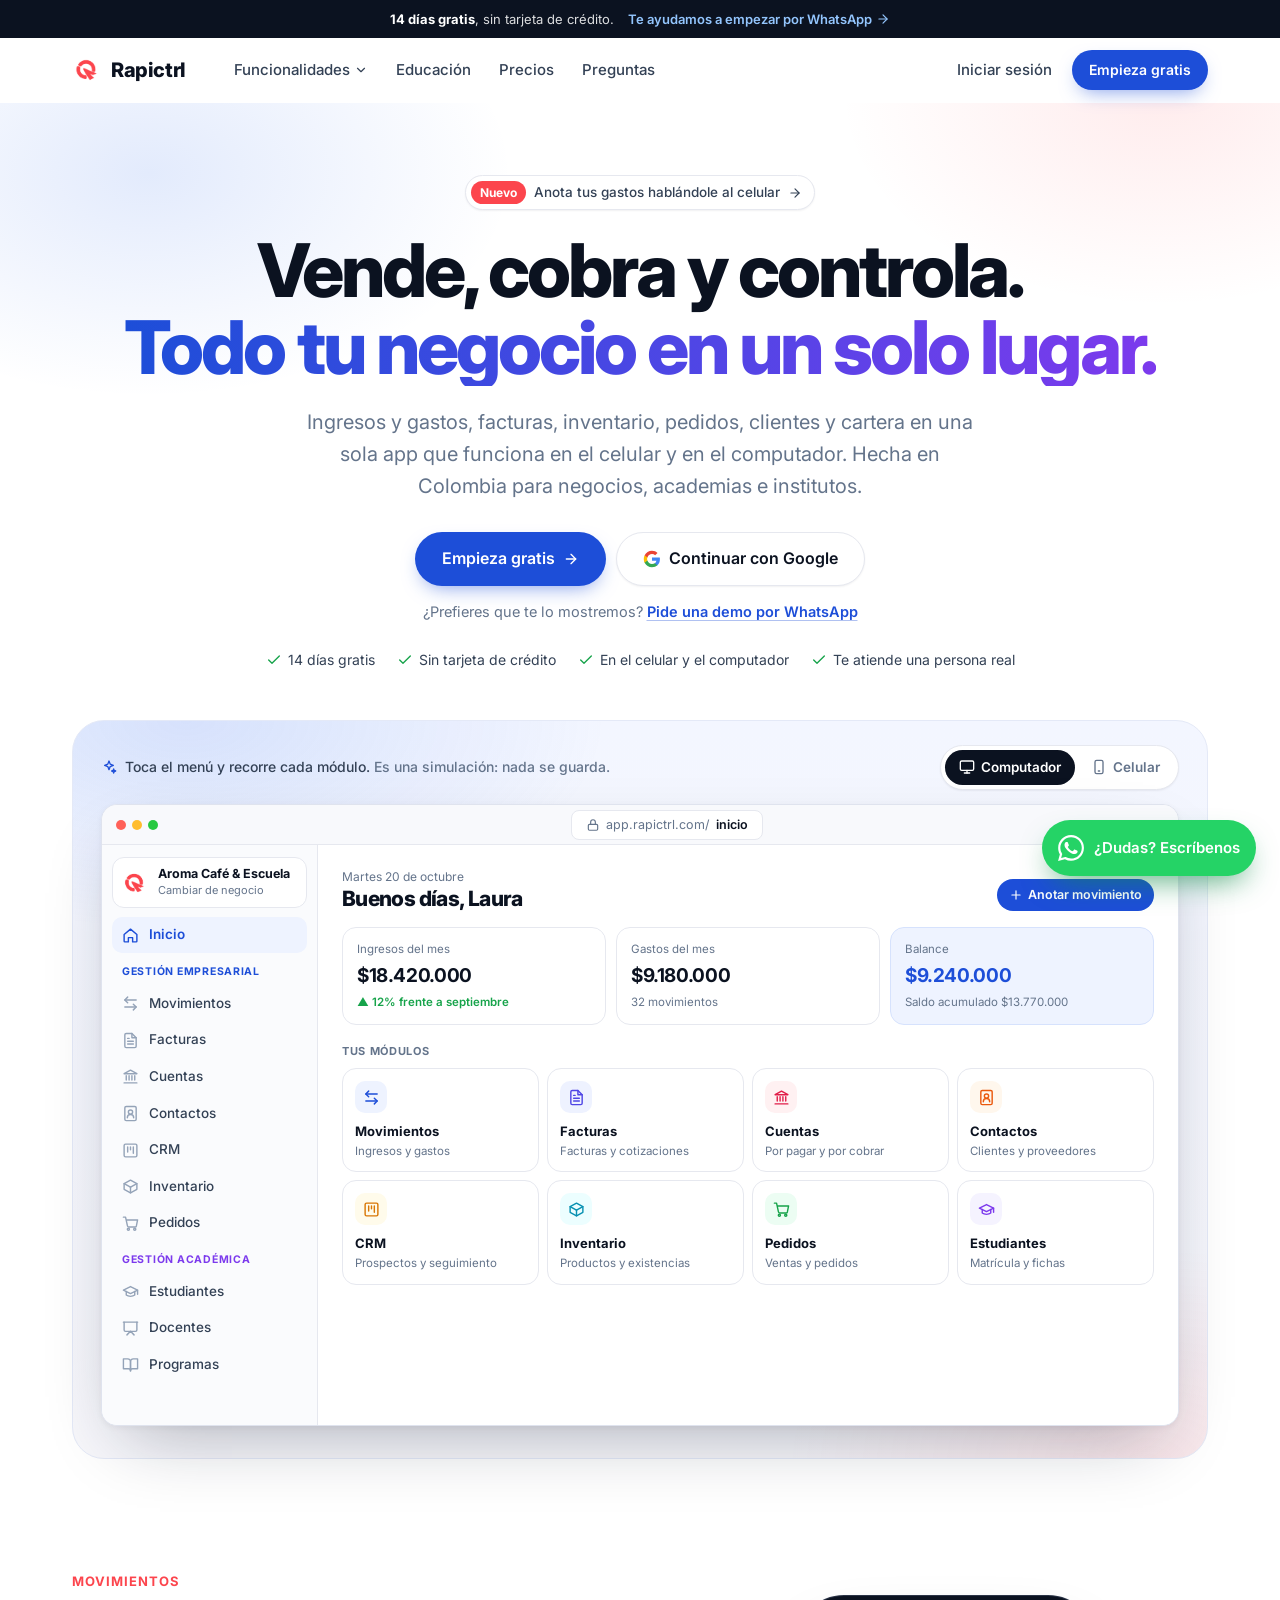
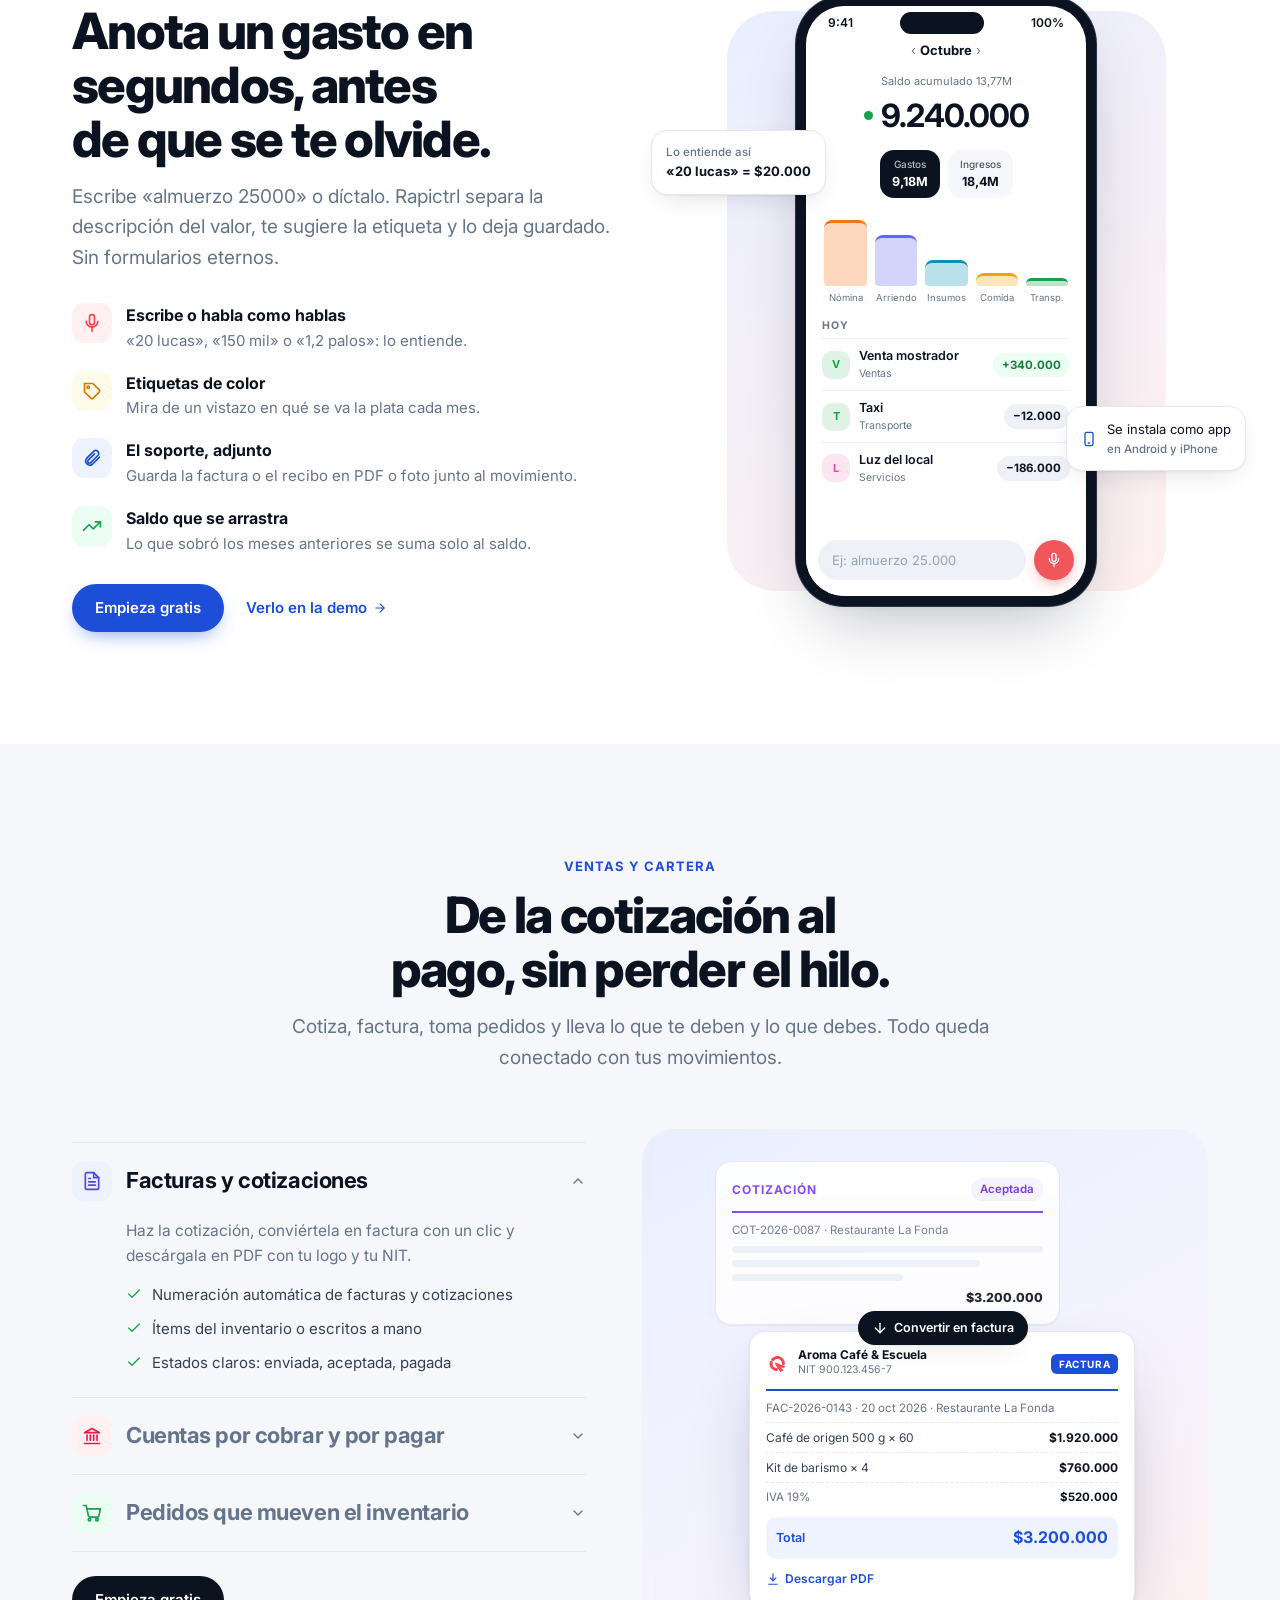
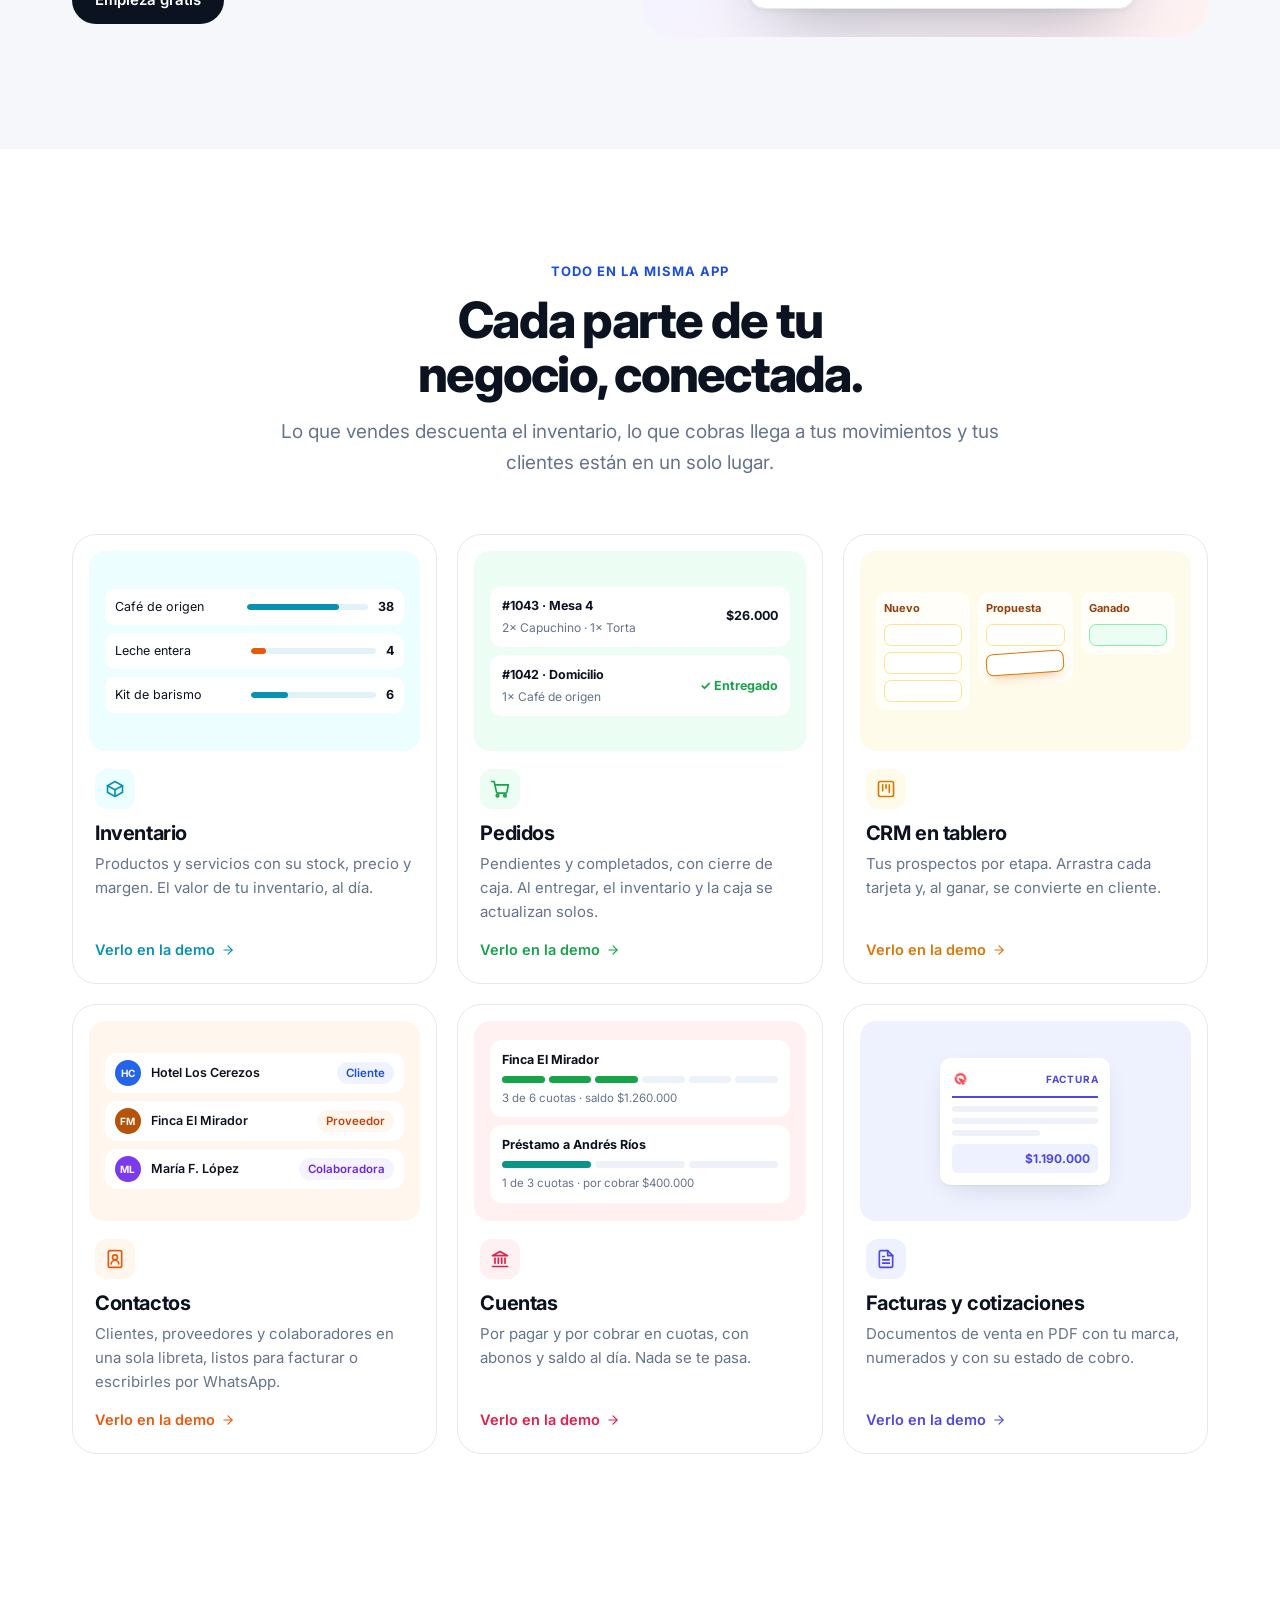
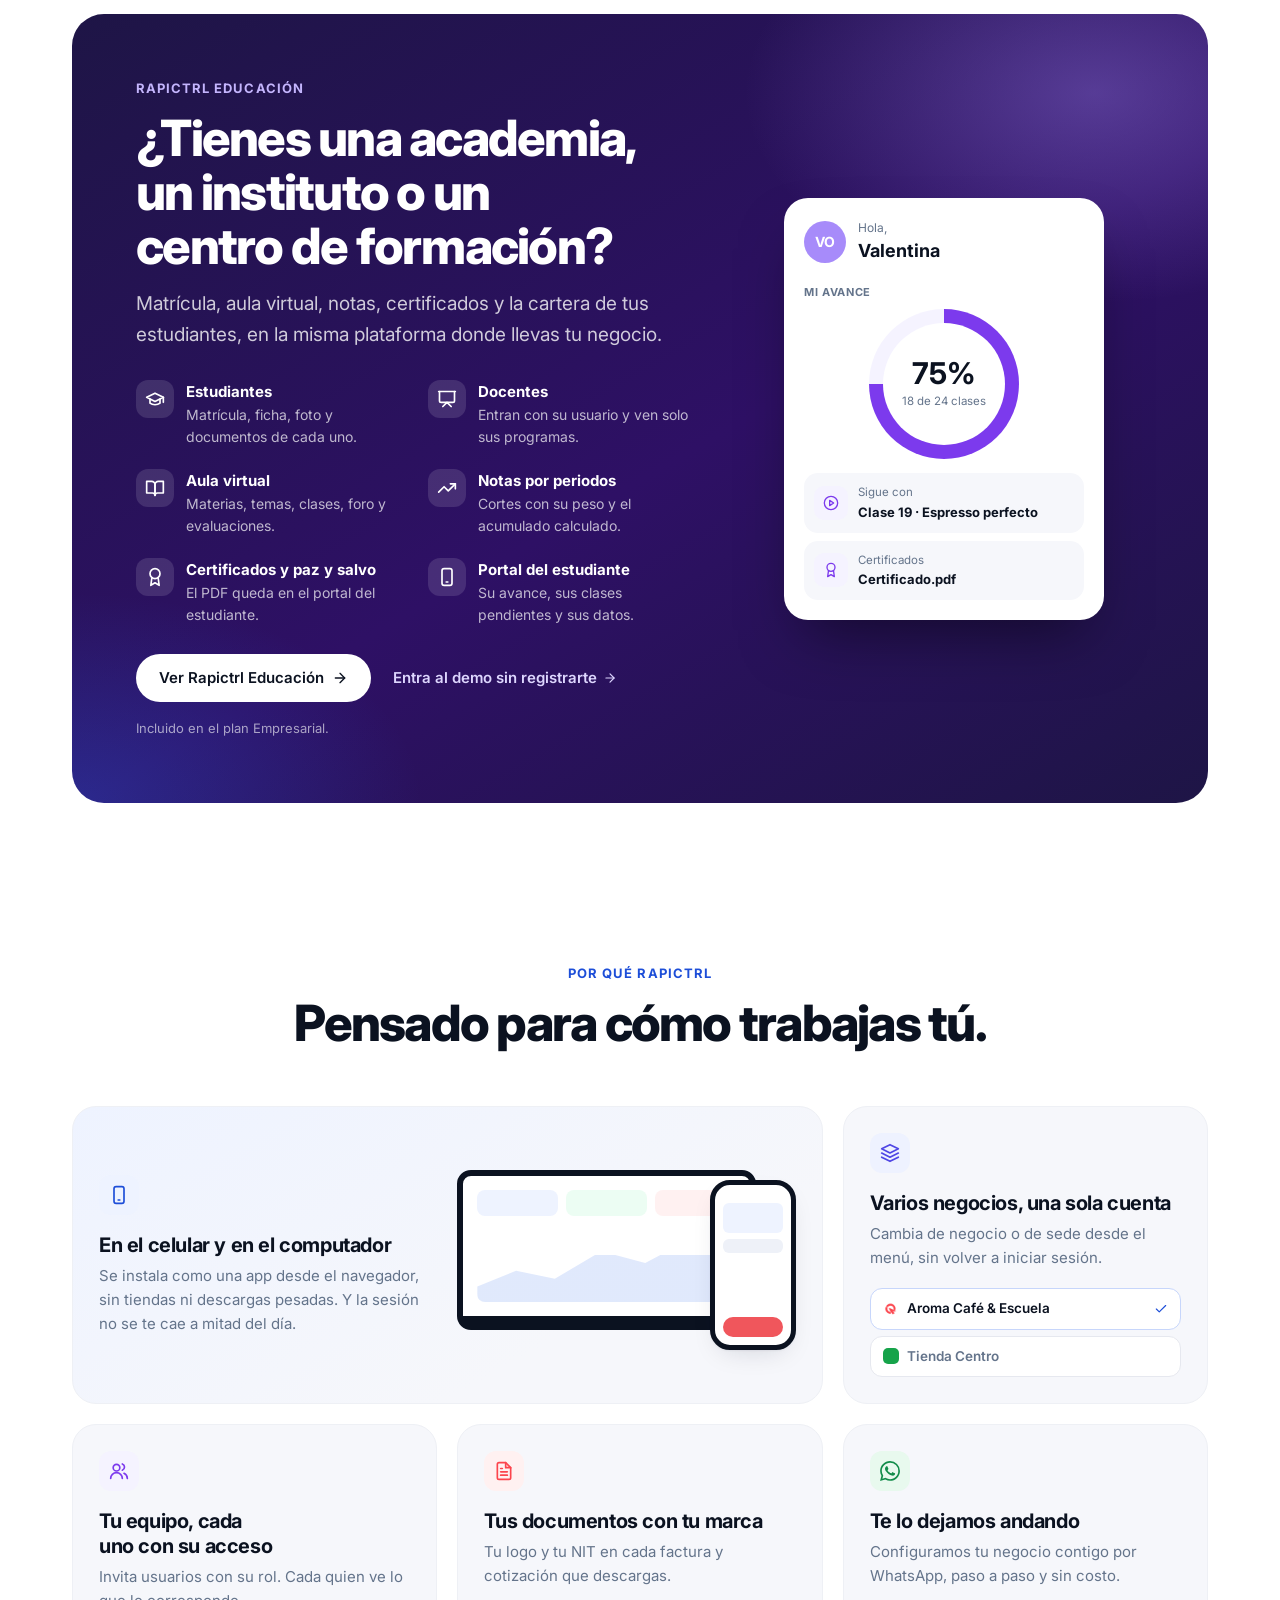
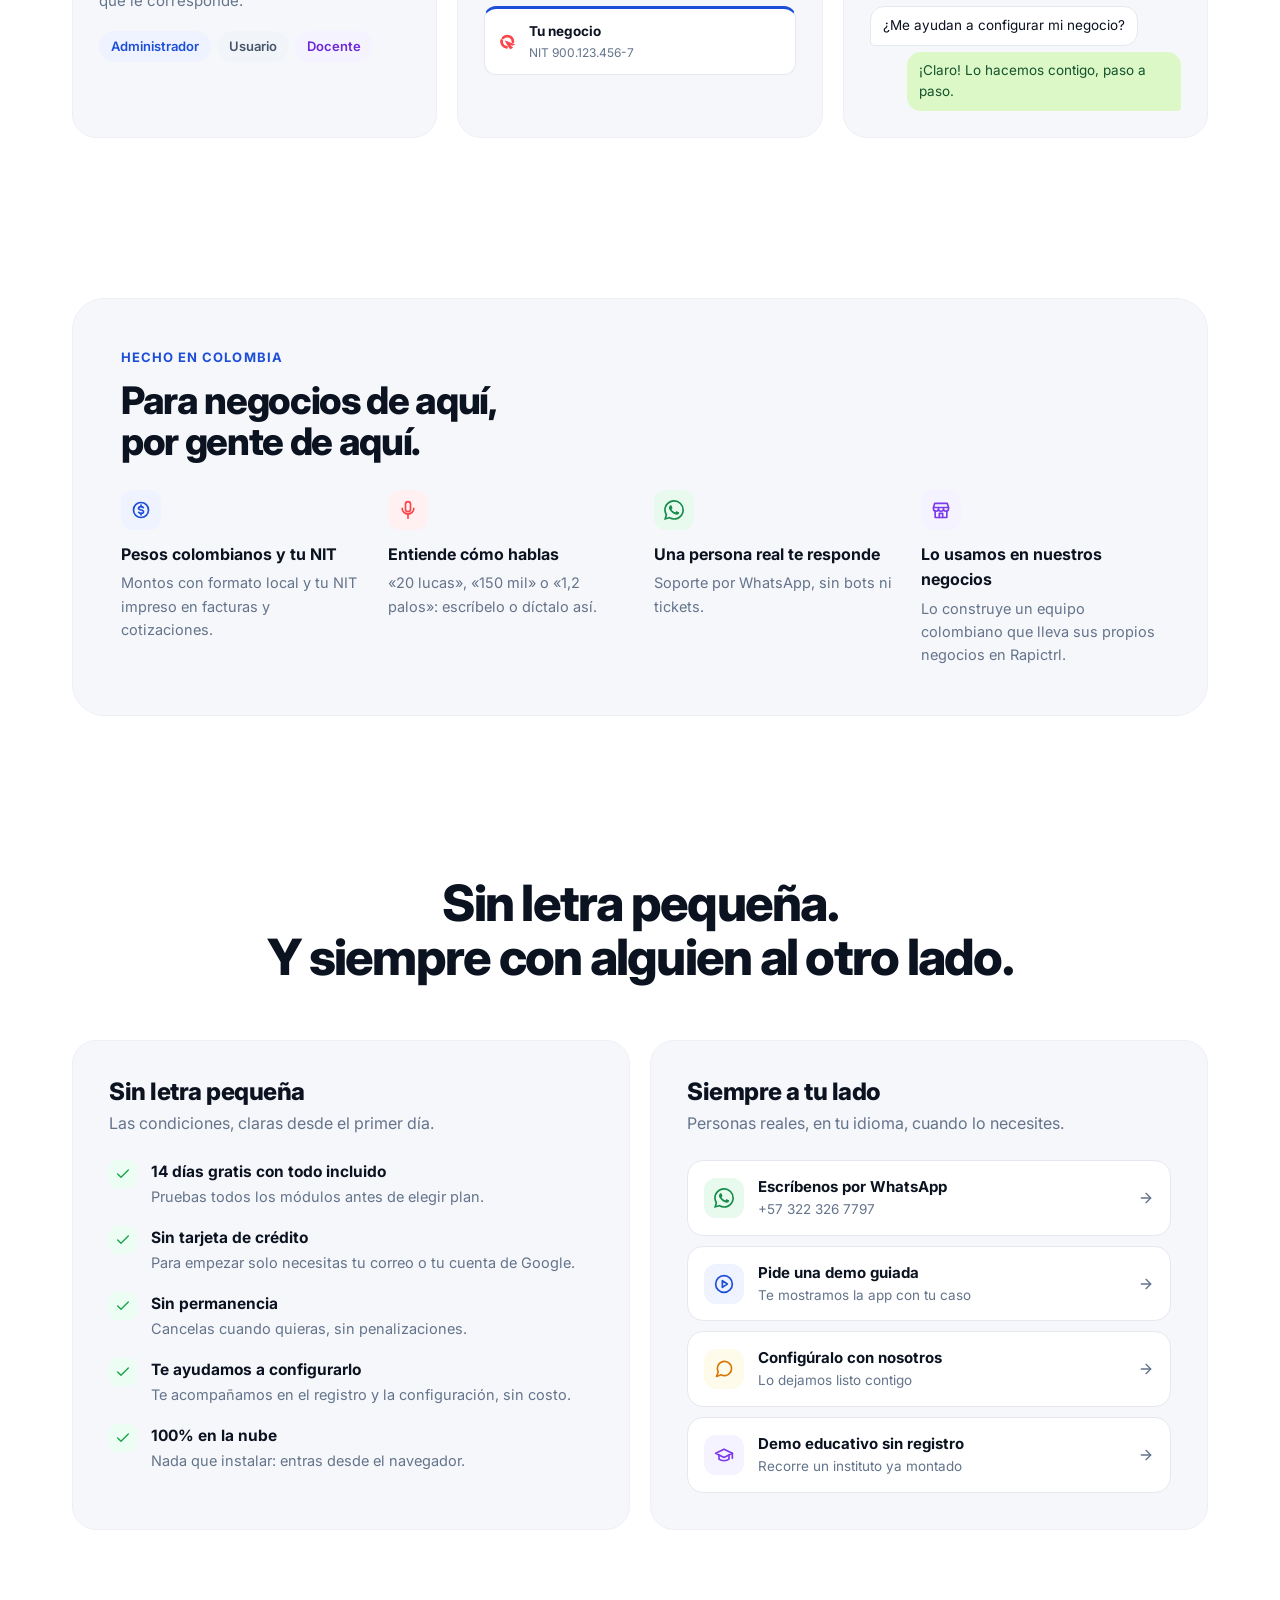
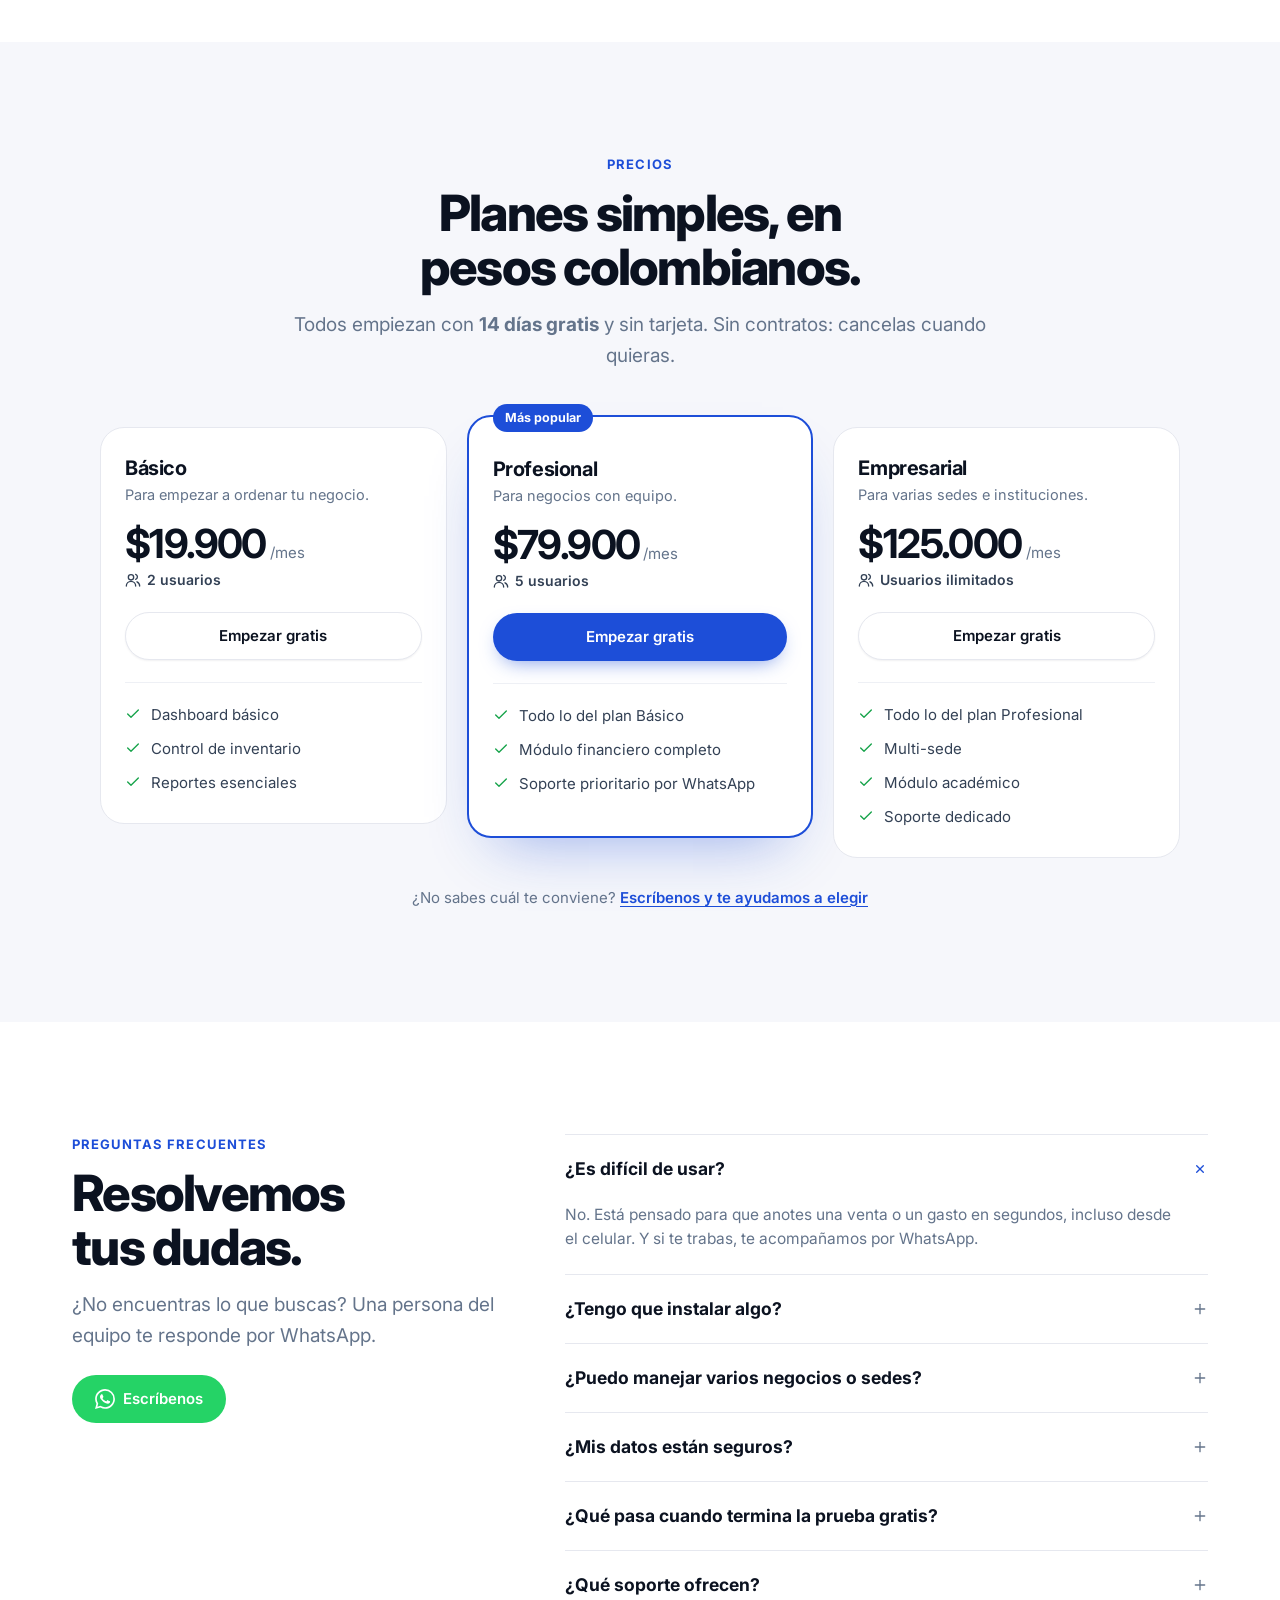
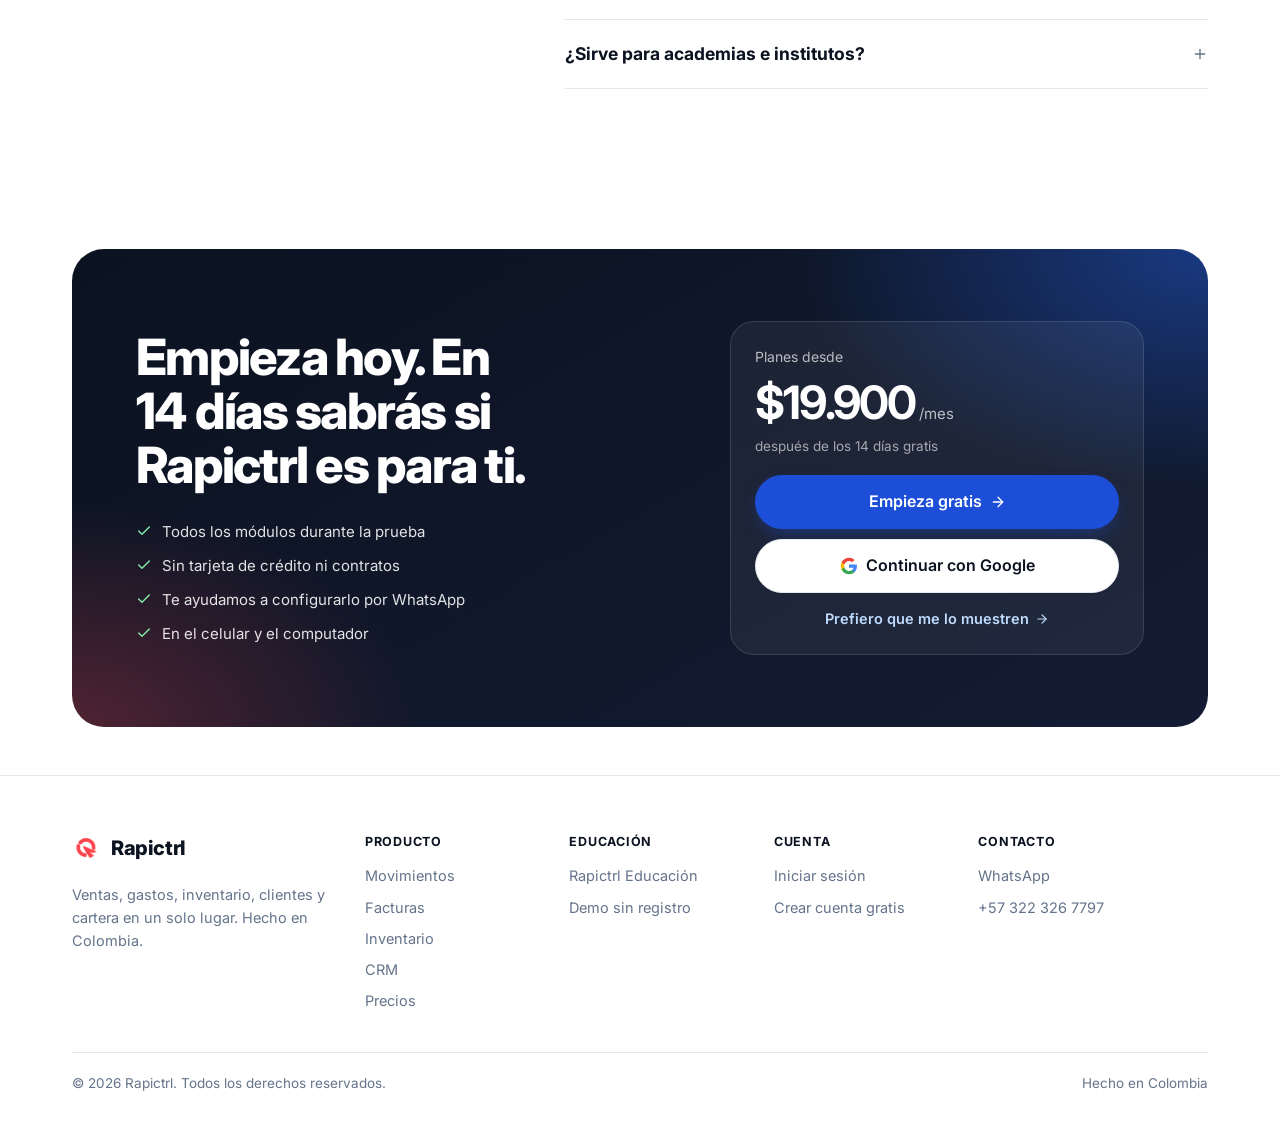
<file: index.html>
<!DOCTYPE html>
<html lang="es" class="no-js">
<head>
  <meta charset="UTF-8" />
  <meta name="viewport" content="width=device-width, initial-scale=1.0" />
  <title>Rapictrl | Ventas, gastos, inventario y clientes en un solo lugar</title>
  <meta name="description" content="Rapictrl reúne ingresos y gastos, facturas y cotizaciones, inventario, pedidos, CRM y cartera en una sola app para el celular y el computador. Prueba 14 días gratis, sin tarjeta." />
  <meta name="keywords" content="software para negocios, control de gastos, facturas y cotizaciones, inventario, pedidos, CRM, cuentas por cobrar, software para academias, Rapictrl, Colombia" />
  <meta name="theme-color" content="#ffffff" />

  <!-- Open Graph -->
  <meta property="og:title" content="Rapictrl | Todo tu negocio en un solo lugar" />
  <meta property="og:description" content="Ingresos y gastos, facturas, inventario, pedidos, clientes y cartera en una sola app. 14 días gratis, sin tarjeta." />
  <meta property="og:type" content="website" />
  <meta property="og:url" content="https://rapictrl.com" />
  <meta property="og:image" content="https://rapictrl.com/PORTADA.png" />
  <meta name="twitter:card" content="summary_large_image" />
  <meta name="twitter:image" content="https://rapictrl.com/PORTADA.png" />

  <link rel="icon" type="image/png" href="logo.png" />
  <link rel="apple-touch-icon" href="logo.png" />
  <link rel="preconnect" href="https://fonts.googleapis.com" />
  <link rel="preconnect" href="https://fonts.gstatic.com" crossorigin />
  <link href="https://fonts.googleapis.com/css2?family=Inter:wght@400;500;600;700;800&display=swap" rel="stylesheet" />
  <link rel="stylesheet" href="home.css" />
  <script>document.documentElement.classList.replace('no-js', 'js');</script>
</head>
<body>

  <!-- Íconos (trazo de 2px sobre 24x24). Se usan con <svg class="i"><use href="#i-..."/></svg> -->
  <svg width="0" height="0" style="position:absolute" aria-hidden="true">
    <symbol id="i-home" viewBox="0 0 24 24"><path d="M3 10.5 12 3l9 7.5V20a1 1 0 0 1-1 1h-5v-6H9v6H4a1 1 0 0 1-1-1z"/></symbol>
    <symbol id="i-swap" viewBox="0 0 24 24"><path d="M8 3 4 7l4 4"/><path d="M4 7h16"/><path d="m16 21 4-4-4-4"/><path d="M20 17H4"/></symbol>
    <symbol id="i-file" viewBox="0 0 24 24"><path d="M14 2H6a2 2 0 0 0-2 2v16a2 2 0 0 0 2 2h12a2 2 0 0 0 2-2V8z"/><path d="M14 2v6h6"/><path d="M16 13H8"/><path d="M16 17H8"/><path d="M10 9H8"/></symbol>
    <symbol id="i-bank" viewBox="0 0 24 24"><path d="M3 21h18"/><path d="M6 17v-6"/><path d="M10 17v-6"/><path d="M14 17v-6"/><path d="M18 17v-6"/><path d="M12 3 21 8H3z"/></symbol>
    <symbol id="i-contacts" viewBox="0 0 24 24"><rect x="4" y="2" width="16" height="20" rx="2"/><circle cx="12" cy="10" r="3"/><path d="M7.5 18a4.5 4.5 0 0 1 9 0"/></symbol>
    <symbol id="i-kanban" viewBox="0 0 24 24"><rect x="3" y="3" width="18" height="18" rx="2"/><path d="M8 7v7"/><path d="M12 7v4"/><path d="M16 7v9"/></symbol>
    <symbol id="i-box" viewBox="0 0 24 24"><path d="M21 8 12 3 3 8v8l9 5 9-5z"/><path d="m3 8 9 5 9-5"/><path d="M12 13v8"/></symbol>
    <symbol id="i-cart" viewBox="0 0 24 24"><circle cx="9" cy="20" r="1.5"/><circle cx="18" cy="20" r="1.5"/><path d="M2 3h3l2.7 12.4a2 2 0 0 0 2 1.6h8.6a2 2 0 0 0 2-1.5L22 7H6"/></symbol>
    <symbol id="i-cap" viewBox="0 0 24 24"><path d="M22 10 12 5 2 10l10 5z"/><path d="M6 12v5c3 2.5 9 2.5 12 0v-5"/><path d="M22 10v6"/></symbol>
    <symbol id="i-board" viewBox="0 0 24 24"><path d="M2 3h20"/><path d="M3 3v11a2 2 0 0 0 2 2h14a2 2 0 0 0 2-2V3"/><path d="m7 21 5-5 5 5"/></symbol>
    <symbol id="i-book" viewBox="0 0 24 24"><path d="M2 4h6a4 4 0 0 1 4 4v13a3 3 0 0 0-3-3H2z"/><path d="M22 4h-6a4 4 0 0 0-4 4v13a3 3 0 0 1 3-3h7z"/></symbol>
    <symbol id="i-award" viewBox="0 0 24 24"><circle cx="12" cy="8" r="6"/><path d="M8.2 13.2 7 22l5-3 5 3-1.2-8.8"/></symbol>
    <symbol id="i-check" viewBox="0 0 24 24"><path d="M20 6 9 17l-5-5"/></symbol>
    <symbol id="i-arrow" viewBox="0 0 24 24"><path d="M5 12h14"/><path d="m12 5 7 7-7 7"/></symbol>
    <symbol id="i-chev" viewBox="0 0 24 24"><path d="m6 9 6 6 6-6"/></symbol>
    <symbol id="i-mic" viewBox="0 0 24 24"><rect x="9" y="2" width="6" height="12" rx="3"/><path d="M5 10a7 7 0 0 0 14 0"/><path d="M12 17v5"/></symbol>
    <symbol id="i-plus" viewBox="0 0 24 24"><path d="M12 5v14"/><path d="M5 12h14"/></symbol>
    <symbol id="i-search" viewBox="0 0 24 24"><circle cx="11" cy="11" r="7"/><path d="m20 20-3.5-3.5"/></symbol>
    <symbol id="i-phone" viewBox="0 0 24 24"><rect x="6" y="2" width="12" height="20" rx="2.5"/><path d="M11 18h2"/></symbol>
    <symbol id="i-monitor" viewBox="0 0 24 24"><rect x="2" y="3" width="20" height="14" rx="2"/><path d="M8 21h8"/><path d="M12 17v4"/></symbol>
    <symbol id="i-spark" viewBox="0 0 24 24"><path d="M12 3l1.8 4.7 4.7 1.8-4.7 1.8L12 16l-1.8-4.7-4.7-1.8 4.7-1.8z"/><path d="M19 15l.8 2.2 2.2.8-2.2.8L19 21l-.8-2.2-2.2-.8 2.2-.8z"/></symbol>
    <symbol id="i-shield" viewBox="0 0 24 24"><path d="M12 22s8-4 8-10V5l-8-3-8 3v7c0 6 8 10 8 10z"/><path d="m9 12 2 2 4-4"/></symbol>
    <symbol id="i-layers" viewBox="0 0 24 24"><path d="m12 2 10 5-10 5L2 7z"/><path d="m2 17 10 5 10-5"/><path d="m2 12 10 5 10-5"/></symbol>
    <symbol id="i-users" viewBox="0 0 24 24"><circle cx="9" cy="8" r="4"/><path d="M2 21a7 7 0 0 1 14 0"/><path d="M16 3.5a4 4 0 0 1 0 7.5"/><path d="M22 21a7 7 0 0 0-4-6.3"/></symbol>
    <symbol id="i-clip" viewBox="0 0 24 24"><path d="m21 11-8.5 8.5a5 5 0 0 1-7-7L14 4a3.5 3.5 0 0 1 5 5l-8.5 8.5a2 2 0 0 1-3-3L15 7"/></symbol>
    <symbol id="i-tag" viewBox="0 0 24 24"><path d="M20.6 13.4 13.4 20.6a2 2 0 0 1-2.8 0L3 13V3h10l7.6 7.6a2 2 0 0 1 0 2.8z"/><circle cx="7.5" cy="7.5" r="1.5"/></symbol>
    <symbol id="i-trend" viewBox="0 0 24 24"><path d="m22 7-8.5 8.5-5-5L2 17"/><path d="M16 7h6v6"/></symbol>
    <symbol id="i-download" viewBox="0 0 24 24"><path d="M12 3v12"/><path d="m7 10 5 5 5-5"/><path d="M5 21h14"/></symbol>
    <symbol id="i-menu" viewBox="0 0 24 24"><path d="M4 6h16"/><path d="M4 12h16"/><path d="M4 18h16"/></symbol>
    <symbol id="i-x" viewBox="0 0 24 24"><path d="M18 6 6 18"/><path d="m6 6 12 12"/></symbol>
    <symbol id="i-lock" viewBox="0 0 24 24"><rect x="4" y="11" width="16" height="10" rx="2"/><path d="M8 11V7a4 4 0 0 1 8 0v4"/></symbol>
    <symbol id="i-cloud" viewBox="0 0 24 24"><path d="M17.5 19a4.5 4.5 0 1 0-1.4-8.8A6 6 0 0 0 4.5 12 3.5 3.5 0 0 0 6 19z"/></symbol>
    <symbol id="i-chat" viewBox="0 0 24 24"><path d="M21 11.5a8.5 8.5 0 0 1-12.6 7.4L3 21l2.1-5.4A8.5 8.5 0 1 1 21 11.5z"/></symbol>
    <symbol id="i-play" viewBox="0 0 24 24"><circle cx="12" cy="12" r="10"/><path d="m10 8 6 4-6 4z"/></symbol>
    <symbol id="i-login" viewBox="0 0 24 24"><path d="M15 3h4a2 2 0 0 1 2 2v14a2 2 0 0 1-2 2h-4"/><path d="m10 17 5-5-5-5"/><path d="M15 12H3"/></symbol>
    <symbol id="i-store" viewBox="0 0 24 24"><path d="M3 9 4.5 4h15L21 9"/><path d="M3 9h18v1.5a3 3 0 0 1-6 0 3 3 0 0 1-6 0 3 3 0 0 1-6 0z"/><path d="M5 13v8h14v-8"/><path d="M10 21v-5h4v5"/></symbol>
    <symbol id="i-coin" viewBox="0 0 24 24"><circle cx="12" cy="12" r="9"/><path d="M14.8 9.2A3 3 0 0 0 12 8c-1.7 0-3 .9-3 2s1.3 1.7 3 2 3 .9 3 2-1.3 2-3 2a3 3 0 0 1-2.8-1.2"/><path d="M12 6v2"/><path d="M12 16v2"/></symbol>
    <symbol id="i-wa" viewBox="0 0 24 24"><path fill="currentColor" stroke="none" d="M17.472 14.382c-.297-.149-1.758-.867-2.03-.967-.273-.099-.471-.148-.67.15-.197.297-.767.966-.94 1.164-.173.199-.347.223-.644.075-.297-.15-1.255-.463-2.39-1.475-.883-.788-1.48-1.761-1.653-2.059-.173-.297-.018-.458.13-.606.134-.133.297-.347.446-.52.149-.174.198-.298.297-.497.1-.198.05-.371-.025-.52-.074-.149-.669-1.612-.916-2.207-.242-.579-.487-.5-.669-.51-.173-.008-.371-.01-.57-.01-.198 0-.52.074-.792.372-.272.297-1.04 1.016-1.04 2.479 0 1.462 1.065 2.875 1.213 3.074.149.198 2.096 3.2 5.077 4.487.709.306 1.262.489 1.694.625.712.227 1.36.195 1.871.118.571-.085 1.758-.719 2.006-1.413.248-.694.248-1.289.173-1.413-.074-.124-.272-.198-.57-.347m-5.421 7.403h-.004a9.87 9.87 0 01-5.031-1.378l-.361-.214-3.741.982.998-3.648-.235-.374a9.86 9.86 0 01-1.51-5.26c.001-5.45 4.436-9.884 9.888-9.884 2.64 0 5.122 1.03 6.988 2.898a9.825 9.825 0 012.893 6.994c-.003 5.45-4.437 9.884-9.885 9.884m8.413-18.297A11.815 11.815 0 0012.05 0C5.495 0 .16 5.335.157 11.892c0 2.096.547 4.142 1.588 5.945L.057 24l6.305-1.654a11.882 11.882 0 005.683 1.448h.005c6.554 0 11.89-5.335 11.893-11.893a11.821 11.821 0 00-3.48-8.413z"/></symbol>
    <symbol id="i-google" viewBox="0 0 24 24"><path stroke="none" d="M22.56 12.25c0-.78-.07-1.53-.2-2.25H12v4.26h5.92c-.26 1.37-1.04 2.53-2.21 3.31v2.77h3.57c2.08-1.92 3.28-4.74 3.28-8.09z" fill="#4285F4"/><path stroke="none" d="M12 23c2.97 0 5.46-.98 7.28-2.66l-3.57-2.77c-.98.66-2.23 1.06-3.71 1.06-2.86 0-5.29-1.93-6.16-4.53H2.18v2.84C3.99 20.53 7.7 23 12 23z" fill="#34A853"/><path stroke="none" d="M5.84 14.09c-.22-.66-.35-1.36-.35-2.09s.13-1.43.35-2.09V7.07H2.18C1.43 8.55 1 10.22 1 12s.43 3.45 1.18 4.93l3.66-2.84z" fill="#FBBC05"/><path stroke="none" d="M12 5.38c1.62 0 3.06.56 4.21 1.64l3.15-3.15C17.45 2.09 14.97 1 12 1 7.7 1 3.99 3.47 2.18 7.07l3.66 2.84c.87-2.6 3.3-4.53 6.16-4.53z" fill="#EA4335"/></symbol>
  </svg>

  <a class="skip" href="#contenido">Saltar al contenido</a>

  <!-- ═══════════════════════════════════════════════════════ BARRA SUPERIOR -->
  <div class="promo">
    <div class="wrap promo-inner">
      <span><strong>14 días gratis</strong>, sin tarjeta de crédito.</span>
      <a class="promo-link" href="https://wa.me/573223267797?text=Hola,%20quiero%20empezar%20con%20Rapictrl%20y%20necesito%20ayuda" target="_blank" rel="noopener" data-cta="promo">Te ayudamos a empezar por WhatsApp <svg class="i i-xs"><use href="#i-arrow"/></svg></a>
    </div>
  </div>

  <!-- ═══════════════════════════════════════════════════════ ENCABEZADO -->
  <header class="hdr" id="hdr">
    <div class="wrap hdr-inner">
      <a href="#inicio" class="brand"><img src="logo.png" alt="" width="30" height="30" />Rapictrl</a>

      <nav class="nav" aria-label="Principal">
        <div class="nav-dd">
          <button class="nav-link nav-dd-btn" id="mega-btn" aria-expanded="false" aria-controls="mega">
            Funcionalidades <svg class="i i-xs"><use href="#i-chev"/></svg>
          </button>
          <div class="mega" id="mega" hidden>
            <div class="mega-col">
              <p class="mega-label">Gestión del negocio</p>
              <div class="mega-grid">
                <a href="#demo" data-goto="movimientos" class="mega-item"><span class="ico ico-blue"><svg class="i"><use href="#i-swap"/></svg></span><span><b>Movimientos</b><small>Ingresos y gastos</small></span></a>
                <a href="#demo" data-goto="facturas" class="mega-item"><span class="ico ico-indigo"><svg class="i"><use href="#i-file"/></svg></span><span><b>Facturas</b><small>Facturas y cotizaciones</small></span></a>
                <a href="#demo" data-goto="cuentas" class="mega-item"><span class="ico ico-rose"><svg class="i"><use href="#i-bank"/></svg></span><span><b>Cuentas</b><small>Por cobrar y por pagar</small></span></a>
                <a href="#demo" data-goto="contactos" class="mega-item"><span class="ico ico-orange"><svg class="i"><use href="#i-contacts"/></svg></span><span><b>Contactos</b><small>Clientes y proveedores</small></span></a>
                <a href="#demo" data-goto="crm" class="mega-item"><span class="ico ico-amber"><svg class="i"><use href="#i-kanban"/></svg></span><span><b>CRM</b><small>Prospectos en tablero</small></span></a>
                <a href="#demo" data-goto="inventario" class="mega-item"><span class="ico ico-cyan"><svg class="i"><use href="#i-box"/></svg></span><span><b>Inventario</b><small>Productos y existencias</small></span></a>
                <a href="#demo" data-goto="pedidos" class="mega-item"><span class="ico ico-green"><svg class="i"><use href="#i-cart"/></svg></span><span><b>Pedidos</b><small>Ventas y caja</small></span></a>
              </div>
            </div>
            <div class="mega-col mega-side">
              <p class="mega-label">Educación</p>
              <a href="#demo" data-goto="estudiantes" class="mega-item"><span class="ico ico-violet"><svg class="i"><use href="#i-cap"/></svg></span><span><b>Estudiantes</b><small>Matrícula y certificados</small></span></a>
              <a href="#demo" data-goto="docentes" class="mega-item"><span class="ico ico-violet"><svg class="i"><use href="#i-board"/></svg></span><span><b>Docentes</b><small>Acceso a sus programas</small></span></a>
              <a href="#demo" data-goto="programas" class="mega-item"><span class="ico ico-violet"><svg class="i"><use href="#i-book"/></svg></span><span><b>Programas</b><small>Aula virtual y notas</small></span></a>
              <a href="educacion.html" class="mega-cta">Ver Rapictrl Educación <svg class="i i-xs"><use href="#i-arrow"/></svg></a>
            </div>
          </div>
        </div>
        <a class="nav-link" href="educacion.html">Educación</a>
        <a class="nav-link" href="#precios">Precios</a>
        <a class="nav-link" href="#preguntas">Preguntas</a>
      </nav>

      <div class="hdr-actions">
        <a class="nav-link hdr-login" href="https://app.rapictrl.com/login">Iniciar sesión</a>
        <a class="btn btn-primary btn-sm hdr-cta" href="https://app.rapictrl.com/register" data-cta="header">Empieza gratis</a>
        <button class="burger" id="burger" aria-label="Abrir menú" aria-expanded="false" aria-controls="sheet">
          <svg class="i i-open"><use href="#i-menu"/></svg><svg class="i i-close"><use href="#i-x"/></svg>
        </button>
      </div>
    </div>

    <!-- Menú del celular -->
    <div class="sheet" id="sheet" hidden>
      <div class="wrap sheet-inner">
        <p class="mega-label">Funcionalidades</p>
        <div class="sheet-grid">
          <a href="#demo" data-goto="movimientos"><span class="ico ico-blue"><svg class="i"><use href="#i-swap"/></svg></span>Movimientos</a>
          <a href="#demo" data-goto="facturas"><span class="ico ico-indigo"><svg class="i"><use href="#i-file"/></svg></span>Facturas</a>
          <a href="#demo" data-goto="cuentas"><span class="ico ico-rose"><svg class="i"><use href="#i-bank"/></svg></span>Cuentas</a>
          <a href="#demo" data-goto="contactos"><span class="ico ico-orange"><svg class="i"><use href="#i-contacts"/></svg></span>Contactos</a>
          <a href="#demo" data-goto="crm"><span class="ico ico-amber"><svg class="i"><use href="#i-kanban"/></svg></span>CRM</a>
          <a href="#demo" data-goto="inventario"><span class="ico ico-cyan"><svg class="i"><use href="#i-box"/></svg></span>Inventario</a>
          <a href="#demo" data-goto="pedidos"><span class="ico ico-green"><svg class="i"><use href="#i-cart"/></svg></span>Pedidos</a>
          <a href="#demo" data-goto="estudiantes"><span class="ico ico-violet"><svg class="i"><use href="#i-cap"/></svg></span>Académico</a>
        </div>
        <nav class="sheet-links" aria-label="Secciones">
          <a href="educacion.html">Rapictrl Educación</a>
          <a href="#precios">Precios</a>
          <a href="#preguntas">Preguntas frecuentes</a>
          <a href="https://app.rapictrl.com/login">Iniciar sesión</a>
        </nav>
        <div class="sheet-cta">
          <a class="btn btn-primary btn-lg btn-block" href="https://app.rapictrl.com/register" data-cta="menu">Empieza gratis</a>
          <a class="btn btn-light btn-lg btn-block" href="https://wa.me/573223267797?text=Hola,%20quisiera%20una%20demo%20de%20Rapictrl" target="_blank" rel="noopener" data-cta="menu-demo"><svg class="i i-wa"><use href="#i-wa"/></svg>Pedir una demo</a>
        </div>
      </div>
    </div>
  </header>

  <main id="contenido">

    <!-- ═══════════════════════════════════════════════════════ HERO -->
    <section class="hero" id="inicio">
      <div class="wrap hero-inner">
        <a class="pill-new rv" href="#registro"><span class="pill-tag">Nuevo</span>Anota tus gastos hablándole al celular <svg class="i i-xs"><use href="#i-arrow"/></svg></a>
        <h1 class="hero-title rv">Vende, cobra y controla.<br /><span class="grad">Todo tu negocio en un solo lugar.</span></h1>
        <p class="hero-sub rv">Ingresos y gastos, facturas, inventario, pedidos, clientes y cartera en una sola app que funciona en el celular y en el computador. Hecha en Colombia para negocios, academias e institutos.</p>
        <div class="hero-cta rv">
          <a class="btn btn-primary btn-lg" href="https://app.rapictrl.com/register" data-cta="hero">Empieza gratis <svg class="i i-sm"><use href="#i-arrow"/></svg></a>
          <a class="btn btn-google btn-lg" href="https://app.rapictrl.com/register" data-cta="hero-google"><svg class="i i-g"><use href="#i-google"/></svg>Continuar con Google</a>
        </div>
        <p class="hero-alt rv">¿Prefieres que te lo mostremos? <a href="https://wa.me/573223267797?text=Hola,%20quisiera%20una%20demo%20de%20Rapictrl" target="_blank" rel="noopener" data-cta="hero-demo">Pide una demo por WhatsApp</a></p>
        <ul class="trust rv">
          <li><svg class="i i-sm"><use href="#i-check"/></svg>14 días gratis</li>
          <li><svg class="i i-sm"><use href="#i-check"/></svg>Sin tarjeta de crédito</li>
          <li><svg class="i i-sm"><use href="#i-check"/></svg>En el celular y el computador</li>
          <li><svg class="i i-sm"><use href="#i-check"/></svg>Te atiende una persona real</li>
        </ul>
      </div>
    </section>

    <!-- ═══════════════════════════════════════════════════════ DEMO INTERACTIVA
         Simulación de la app hecha con HTML: el menú cambia de pantalla y el
         selector la muestra como computador o como celular. Cada pantalla se
         reacomoda sola por ancho (container queries), así sirve en los dos. -->
    <section class="demo-sec" id="demo" aria-label="Recorrido por la app">
      <div class="wrap">
        <div class="demo rv" id="demo-app" data-view="desk">
          <div class="demo-bar">
            <p class="demo-hint"><svg class="i i-sm"><use href="#i-spark"/></svg><span>Toca el menú y recorre cada módulo. <span class="muted">Es una simulación: nada se guarda.</span></span></p>
            <div class="seg" role="group" aria-label="Ver la app como">
              <button class="seg-btn is-on" data-view="desk" aria-pressed="true"><svg class="i i-sm"><use href="#i-monitor"/></svg>Computador</button>
              <button class="seg-btn" data-view="phone" aria-pressed="false"><svg class="i i-sm"><use href="#i-phone"/></svg>Celular</button>
            </div>
          </div>

          <div class="demo-chips" aria-label="Módulos">
            <button class="chip is-on" data-screen="inicio">Inicio</button>
            <button class="chip" data-screen="movimientos">Movimientos</button>
            <button class="chip" data-screen="facturas">Facturas</button>
            <button class="chip" data-screen="cuentas">Cuentas</button>
            <button class="chip" data-screen="contactos">Contactos</button>
            <button class="chip" data-screen="crm">CRM</button>
            <button class="chip" data-screen="inventario">Inventario</button>
            <button class="chip" data-screen="pedidos">Pedidos</button>
            <button class="chip chip-edu" data-screen="estudiantes">Estudiantes</button>
            <button class="chip chip-edu" data-screen="docentes">Docentes</button>
            <button class="chip chip-edu" data-screen="programas">Programas</button>
          </div>

          <div class="device">
            <div class="chrome">
              <span class="dots"><i></i><i></i><i></i></span>
              <span class="url"><svg class="i i-xs"><use href="#i-lock"/></svg>app.rapictrl.com/<b id="demo-url">inicio</b></span>
            </div>
            <div class="phone-status"><span>9:41</span><span class="notch"></span><span>100%</span></div>

            <div class="app">
              <aside class="app-nav">
                <div class="biz">
                  <img src="logo.png" alt="" width="28" height="28" />
                  <span><b>Aroma Café &amp; Escuela</b><small>Cambiar de negocio</small></span>
                </div>
                <button class="an-item is-on" data-screen="inicio"><svg class="i"><use href="#i-home"/></svg>Inicio</button>
                <p class="an-label">Gestión empresarial</p>
                <button class="an-item" data-screen="movimientos"><svg class="i"><use href="#i-swap"/></svg>Movimientos</button>
                <button class="an-item" data-screen="facturas"><svg class="i"><use href="#i-file"/></svg>Facturas</button>
                <button class="an-item" data-screen="cuentas"><svg class="i"><use href="#i-bank"/></svg>Cuentas</button>
                <button class="an-item" data-screen="contactos"><svg class="i"><use href="#i-contacts"/></svg>Contactos</button>
                <button class="an-item" data-screen="crm"><svg class="i"><use href="#i-kanban"/></svg>CRM</button>
                <button class="an-item" data-screen="inventario"><svg class="i"><use href="#i-box"/></svg>Inventario</button>
                <button class="an-item" data-screen="pedidos"><svg class="i"><use href="#i-cart"/></svg>Pedidos</button>
                <p class="an-label an-label-edu">Gestión académica</p>
                <button class="an-item an-edu" data-screen="estudiantes"><svg class="i"><use href="#i-cap"/></svg>Estudiantes</button>
                <button class="an-item an-edu" data-screen="docentes"><svg class="i"><use href="#i-board"/></svg>Docentes</button>
                <button class="an-item an-edu" data-screen="programas"><svg class="i"><use href="#i-book"/></svg>Programas</button>
              </aside>

              <div class="app-main" id="app-main">

                <!-- ── Inicio ── -->
                <section class="scr is-on" data-screen="inicio" aria-label="Inicio">
                  <div class="s-head">
                    <div><p class="s-kicker">Martes 20 de octubre</p><h3 class="s-title">Buenos días, Laura</h3></div>
                    <span class="s-btn"><svg class="i i-xs"><use href="#i-plus"/></svg>Anotar movimiento</span>
                  </div>
                  <div class="kpis">
                    <div class="kpi"><small>Ingresos del mes</small><b>$18.420.000</b><span class="d up">▲ 12% frente a septiembre</span></div>
                    <div class="kpi"><small>Gastos del mes</small><b>$9.180.000</b><span class="d">32 movimientos</span></div>
                    <div class="kpi kpi-blue"><small>Balance</small><b>$9.240.000</b><span class="d">Saldo acumulado $13.770.000</span></div>
                  </div>
                  <p class="s-label">Tus módulos</p>
                  <div class="tiles">
                    <button class="tile" data-goto="movimientos"><span class="ico ico-blue"><svg class="i"><use href="#i-swap"/></svg></span><b>Movimientos</b><small>Ingresos y gastos</small></button>
                    <button class="tile" data-goto="facturas"><span class="ico ico-indigo"><svg class="i"><use href="#i-file"/></svg></span><b>Facturas</b><small>Facturas y cotizaciones</small></button>
                    <button class="tile" data-goto="cuentas"><span class="ico ico-rose"><svg class="i"><use href="#i-bank"/></svg></span><b>Cuentas</b><small>Por pagar y por cobrar</small></button>
                    <button class="tile" data-goto="contactos"><span class="ico ico-orange"><svg class="i"><use href="#i-contacts"/></svg></span><b>Contactos</b><small>Clientes y proveedores</small></button>
                    <button class="tile" data-goto="crm"><span class="ico ico-amber"><svg class="i"><use href="#i-kanban"/></svg></span><b>CRM</b><small>Prospectos y seguimiento</small></button>
                    <button class="tile" data-goto="inventario"><span class="ico ico-cyan"><svg class="i"><use href="#i-box"/></svg></span><b>Inventario</b><small>Productos y existencias</small></button>
                    <button class="tile" data-goto="pedidos"><span class="ico ico-green"><svg class="i"><use href="#i-cart"/></svg></span><b>Pedidos</b><small>Ventas y pedidos</small></button>
                    <button class="tile" data-goto="estudiantes"><span class="ico ico-violet"><svg class="i"><use href="#i-cap"/></svg></span><b>Estudiantes</b><small>Matrícula y fichas</small></button>
                  </div>
                </section>

                <!-- ── Movimientos ── -->
                <section class="scr" data-screen="movimientos" aria-label="Movimientos">
                  <div class="s-head">
                    <div><h3 class="s-title">Movimientos</h3><p class="s-sub">‹ Octubre 2026 ›</p></div>
                    <div class="s-seg"><span class="is-on">Movimientos</span><span>Estadísticas</span></div>
                  </div>
                  <div class="split">
                    <div class="mv-bal">
                      <small>Balance del mes</small>
                      <b class="mv-big"><i class="dot dot-pos"></i>$9.240.000</b>
                      <div class="mv-tot">
                        <span><small>Gastos</small>−$9.180.000</span>
                        <span><small>Ingresos</small>+$18.420.000</span>
                        <span><small>Saldo acumulado</small>$13.770.000</span>
                      </div>
                    </div>
                    <div class="mv-quick">
                      <small>Anota un movimiento</small>
                      <div class="mv-input"><span>almuerzo 25000</span><span class="mic"><svg class="i i-xs"><use href="#i-mic"/></svg></span></div>
                      <p class="mv-parse"><span class="tag t-gray">Gasto</span><span class="tag t-amber">● Comida</span><b>$25.000</b></p>
                    </div>
                  </div>
                  <p class="s-label">¿En qué se fue la plata?</p>
                  <div class="bars">
                    <div class="bar" style="--h:100%;--c:#f97316"><b>3,6M</b><i></i><small>Nómina</small></div>
                    <div class="bar" style="--h:78%;--c:#6366f1"><b>2,8M</b><i></i><small>Arriendo</small></div>
                    <div class="bar" style="--h:39%;--c:#0891b2"><b>1,4M</b><i></i><small>Insumos</small></div>
                    <div class="bar" style="--h:18%;--c:#f59e0b"><b>640K</b><i></i><small>Comida</small></div>
                    <div class="bar" style="--h:12%;--c:#16a34a"><b>410K</b><i></i><small>Transporte</small></div>
                    <div class="bar" style="--h:9%;--c:#ec4899"><b>330K</b><i></i><small>Servicios</small></div>
                  </div>
                  <div class="mv-list">
                    <p class="mv-day">Hoy <span>+$315.000</span></p>
                    <div class="mv-row"><span class="et" style="--c:#16a34a">V</span><span class="mv-d"><b>Venta mostrador</b><small>Efectivo · Ventas</small></span><span class="amt in">+$340.000</span></div>
                    <div class="mv-row"><span class="et" style="--c:#f59e0b">C</span><span class="mv-d"><b>Almuerzo</b><small>Caja · Comida</small></span><span class="amt">−$25.000</span></div>
                    <p class="mv-day">Ayer <span>−$1.610.000</span></p>
                    <div class="mv-row"><span class="et" style="--c:#6366f1">A</span><span class="mv-d"><b>Arriendo del local</b><small>Banco · Arriendo · <svg class="i i-xs"><use href="#i-clip"/></svg> recibo.pdf</small></span><span class="amt">−$2.800.000</span></div>
                    <div class="mv-row"><span class="et" style="--c:#16a34a">V</span><span class="mv-d"><b>Pago FAC-2026-0142</b><small>Banco · Ventas</small></span><span class="amt in">+$1.190.000</span></div>
                  </div>
                </section>

                <!-- ── Facturas ── -->
                <section class="scr" data-screen="facturas" aria-label="Facturas">
                  <div class="s-head">
                    <div><h3 class="s-title">Facturas</h3><p class="s-sub">Facturas y cotizaciones · Octubre 2026</p></div>
                    <div class="s-actions"><div class="s-seg"><span class="is-on">Facturas</span><span>Cotizaciones</span></div><span class="s-btn"><svg class="i i-xs"><use href="#i-plus"/></svg>Nueva</span></div>
                  </div>
                  <div class="kpis">
                    <div class="kpi"><small>Facturado en octubre</small><b>$24.600.000</b><span class="d">18 facturas</span></div>
                    <div class="kpi kpi-green"><small>Pagadas</small><b>15</b><span class="d">$21.120.000</span></div>
                    <div class="kpi kpi-orange"><small>Por cobrar</small><b>$3.480.000</b><span class="d">3 facturas</span></div>
                  </div>
                  <div class="split split-doc">
                    <div class="tbl">
                      <div class="tr th"><span>Número</span><span>Cliente</span><span class="hide-n">Fecha</span><span class="r">Total</span><span>Estado</span></div>
                      <div class="tr"><span class="mono">FAC-2026-0142</span><span>Hotel Los Cerezos</span><span class="hide-n">18 oct</span><span class="r">$1.190.000</span><span><i class="tag t-green">Pagada</i></span></div>
                      <div class="tr"><span class="mono">FAC-2026-0141</span><span>Juan Pérez</span><span class="hide-n">17 oct</span><span class="r">$450.000</span><span><i class="tag t-blue">Emitida</i></span></div>
                      <div class="tr"><span class="mono">COT-2026-0087</span><span>Restaurante La Fonda</span><span class="hide-n">15 oct</span><span class="r">$3.200.000</span><span><i class="tag t-violet">Aceptada</i></span></div>
                      <div class="tr"><span class="mono">COT-2026-0086</span><span>Oficinas Nova S.A.S.</span><span class="hide-n">14 oct</span><span class="r">$860.000</span><span><i class="tag t-orange">Enviada</i></span></div>
                      <div class="tr"><span class="mono">FAC-2026-0139</span><span>Panadería San José</span><span class="hide-n">12 oct</span><span class="r">$780.000</span><span><i class="tag t-green">Pagada</i></span></div>
                    </div>
                    <div class="doc">
                      <div class="doc-top"><img src="logo.png" alt="" width="26" height="26" /><span><b>Aroma Café &amp; Escuela</b><small>NIT 900.123.456-7</small></span><i class="doc-flag">FACTURA</i></div>
                      <p class="doc-n">FAC-2026-0142 · 18 oct 2026</p>
                      <p class="doc-to"><small>Para</small>Hotel Los Cerezos</p>
                      <div class="doc-line"><span>Café de origen 500 g × 20</span><b>$640.000</b></div>
                      <div class="doc-line"><span>Vasos 12 oz (paq. ×50) × 10</span><b>$360.000</b></div>
                      <div class="doc-line doc-sm"><span>IVA 19%</span><b>$190.000</b></div>
                      <div class="doc-total"><span>Total</span><b>$1.190.000</b></div>
                      <span class="doc-dl"><svg class="i i-xs"><use href="#i-download"/></svg>Descargar PDF</span>
                    </div>
                  </div>
                </section>

                <!-- ── Cuentas ── -->
                <section class="scr" data-screen="cuentas" aria-label="Cuentas">
                  <div class="s-head">
                    <div><h3 class="s-title">Cuentas</h3><div class="s-tabs"><span class="is-on">Por pagar</span><span>Por cobrar</span></div></div>
                    <span class="s-btn"><svg class="i i-xs"><use href="#i-plus"/></svg>Nueva cuenta</span>
                  </div>
                  <div class="kpis">
                    <div class="kpi kpi-red"><small>Total por pagar</small><b>$3.950.000</b><span class="d">3 obligaciones</span></div>
                    <div class="kpi kpi-green"><small>Abonado este mes</small><b>$1.570.000</b><span class="d">5 abonos</span></div>
                    <div class="kpi"><small>Próxima cuota</small><b>25 oct</b><span class="d">$420.000 · Finca El Mirador</span></div>
                  </div>
                  <div class="debts">
                    <div class="debt">
                      <span class="av" style="--c:#b45309">FM</span>
                      <span class="debt-d"><b>Finca El Mirador</b><small>Café verde · 6 cuotas de $420.000</small></span>
                      <span class="debt-p"><small>3 de 6 cuotas</small><i class="prog"><i style="width:50%"></i></i></span>
                      <span class="debt-s"><small>Saldo</small><b>$1.260.000</b></span>
                      <span class="s-btn s-btn-ghost hide-n">Abonar</span>
                    </div>
                    <div class="debt">
                      <span class="av" style="--c:#0f766e">ED</span>
                      <span class="debt-d"><b>Empaques del Valle</b><small>Vasos y tapas · 3 cuotas de $310.000</small></span>
                      <span class="debt-p"><small>1 de 3 cuotas</small><i class="prog"><i style="width:33%"></i></i></span>
                      <span class="debt-s"><small>Saldo</small><b>$620.000</b></span>
                      <span class="s-btn s-btn-ghost hide-n">Abonar</span>
                    </div>
                    <div class="debt">
                      <span class="av" style="--c:#4338ca">ML</span>
                      <span class="debt-d"><b>Muebles para el local</b><small>12 cuotas de $230.000</small></span>
                      <span class="debt-p"><small>3 de 12 cuotas</small><i class="prog"><i style="width:25%"></i></i></span>
                      <span class="debt-s"><small>Saldo</small><b>$2.070.000</b></span>
                      <span class="s-btn s-btn-ghost hide-n">Abonar</span>
                    </div>
                  </div>
                  <div class="note note-teal"><svg class="i i-sm"><use href="#i-coin"/></svg><span><b>Por cobrar:</b> le prestaste $600.000 a Andrés Ríos en 3 cuotas. El egreso quedó registrado solo en Movimientos.</span></div>
                </section>

                <!-- ── Contactos ── -->
                <section class="scr" data-screen="contactos" aria-label="Contactos">
                  <div class="s-head">
                    <div><h3 class="s-title">Contactos</h3><p class="s-sub">128 contactos</p></div>
                    <div class="s-actions"><span class="s-search"><svg class="i i-xs"><use href="#i-search"/></svg>Buscar</span><span class="s-btn"><svg class="i i-xs"><use href="#i-plus"/></svg>Nuevo</span></div>
                  </div>
                  <div class="pills"><span class="is-on">Todos 128</span><span>Clientes 96</span><span>Proveedores 21</span><span>Colaboradores 11</span></div>
                  <div class="people">
                    <div class="person"><span class="av" style="--c:#2563eb">HC</span><span class="person-d"><b>Hotel Los Cerezos</b><small>Cliente desde marzo de 2025</small></span><i class="tag t-blue">Cliente</i><span class="hide-n muted">+57 310 ••• 42 18</span><span class="wa-dot"><svg class="i i-xs i-wa"><use href="#i-wa"/></svg></span></div>
                    <div class="person"><span class="av" style="--c:#b45309">FM</span><span class="person-d"><b>Finca El Mirador</b><small>Café verde de origen</small></span><i class="tag t-orange">Proveedor</i><span class="hide-n muted">+57 315 ••• 07 63</span><span class="wa-dot"><svg class="i i-xs i-wa"><use href="#i-wa"/></svg></span></div>
                    <div class="person"><span class="av" style="--c:#0891b2">JP</span><span class="person-d"><b>Juan Pérez</b><small>3 compras este mes</small></span><i class="tag t-blue">Cliente</i><span class="hide-n muted">+57 300 ••• 15 90</span><span class="wa-dot"><svg class="i i-xs i-wa"><use href="#i-wa"/></svg></span></div>
                    <div class="person"><span class="av" style="--c:#7c3aed">ML</span><span class="person-d"><b>María Fernanda López</b><small>Barista · turnos de fin de semana</small></span><i class="tag t-violet">Colaboradora</i><span class="hide-n muted">+57 312 ••• 88 41</span><span class="wa-dot"><svg class="i i-xs i-wa"><use href="#i-wa"/></svg></span></div>
                    <div class="person"><span class="av" style="--c:#0f766e">LP</span><span class="person-d"><b>Lácteos La Pradera</b><small>Leche y derivados</small></span><i class="tag t-orange">Proveedor</i><span class="hide-n muted">+57 318 ••• 23 05</span><span class="wa-dot"><svg class="i i-xs i-wa"><use href="#i-wa"/></svg></span></div>
                  </div>
                </section>

                <!-- ── CRM ── -->
                <section class="scr" data-screen="crm" aria-label="CRM">
                  <div class="s-head">
                    <div><h3 class="s-title">CRM</h3><p class="s-sub">Prospectos · $8.220.000 en juego</p></div>
                    <div class="s-actions"><div class="s-seg"><span>Lista</span><span class="is-on">Tablero</span></div><span class="s-btn"><svg class="i i-xs"><use href="#i-plus"/></svg>Prospecto</span></div>
                  </div>
                  <div class="kb">
                    <div class="kb-col"><p class="kb-h"><i style="--c:#64748b"></i>Nuevo <span>3</span></p>
                      <div class="kb-card"><b>Sofía Martínez</b><small>Curso de barismo</small><span>$650.000 · hace 2 h</span></div>
                      <div class="kb-card"><b>Cafetería Central</b><small>Café por mayor</small><span>$1.800.000 · hace 5 h</span></div>
                      <div class="kb-card"><b>Daniel Torres</b><small>Taller de latte art</small><span>$360.000 · ayer</span></div>
                    </div>
                    <div class="kb-col"><p class="kb-h"><i style="--c:#2563eb"></i>Contactado <span>2</span></p>
                      <div class="kb-card"><b>Oficinas Nova S.A.S.</b><small>Café para la oficina</small><span>$1.200.000 · ayer</span></div>
                      <div class="kb-card"><b>Luisa Fernanda Gil</b><small>Curso de barismo</small><span>$650.000 · hace 2 días</span></div>
                    </div>
                    <div class="kb-col"><p class="kb-h"><i style="--c:#f59e0b"></i>Propuesta <span>2</span></p>
                      <div class="kb-card kb-drag"><b>Restaurante La Fonda</b><small>Cotización COT-2026-0087</small><span>$3.200.000 · hoy</span></div>
                      <div class="kb-card"><b>Isabela Cruz</b><small>Taller de latte art</small><span>$360.000 · hace 3 días</span></div>
                    </div>
                    <div class="kb-col kb-won"><p class="kb-h"><i style="--c:#16a34a"></i>Ganado <span>1</span></p>
                      <div class="kb-card"><b>Juan Pérez</b><small>Kit de barismo</small><span class="won"><svg class="i i-xs"><use href="#i-check"/></svg>Ahora es cliente</span></div>
                    </div>
                  </div>
                  <p class="s-foot">Arrastra una tarjeta para cambiarla de etapa. Al ganarla, el prospecto pasa a ser cliente.</p>
                </section>

                <!-- ── Inventario ── -->
                <section class="scr" data-screen="inventario" aria-label="Inventario">
                  <div class="s-head">
                    <div><h3 class="s-title">Inventario</h3><p class="s-sub">46 productos y servicios</p></div>
                    <span class="s-btn"><svg class="i i-xs"><use href="#i-plus"/></svg>Producto</span>
                  </div>
                  <div class="inv-hero">
                    <div><small>Valor del inventario</small><b>$12.840.000</b></div>
                    <div class="inv-flags"><i class="tag t-orange">1 con stock bajo</i><i class="tag t-red">1 agotado</i></div>
                  </div>
                  <div class="tbl tbl-inv">
                    <div class="tr th"><span>Producto</span><span class="hide-n">Categoría</span><span>Stock</span><span class="r">Precio</span><span class="r hide-n">Margen</span></div>
                    <div class="tr"><span><b>Café de origen 500 g</b></span><span class="hide-n"><i class="tag t-amber">Café</i></span><span>38</span><span class="r">$32.000</span><span class="r hide-n">42%</span></div>
                    <div class="tr"><span><b>Café molido 250 g</b></span><span class="hide-n"><i class="tag t-amber">Café</i></span><span>24</span><span class="r">$18.000</span><span class="r hide-n">38%</span></div>
                    <div class="tr"><span><b>Leche entera 1 L</b></span><span class="hide-n"><i class="tag t-cyan">Insumos</i></span><span class="warn">4 <i class="tag t-orange">Bajo</i></span><span class="r">$4.800</span><span class="r hide-n">—</span></div>
                    <div class="tr"><span><b>Vasos 12 oz (paq. ×50)</b></span><span class="hide-n"><i class="tag t-gray">Empaques</i></span><span class="danger">0 <i class="tag t-red">Agotado</i></span><span class="r">$36.000</span><span class="r hide-n">30%</span></div>
                    <div class="tr"><span><b>Kit de barismo</b></span><span class="hide-n"><i class="tag t-violet">Equipos</i></span><span>6</span><span class="r">$190.000</span><span class="r hide-n">35%</span></div>
                  </div>
                </section>

                <!-- ── Pedidos ── -->
                <section class="scr" data-screen="pedidos" aria-label="Pedidos">
                  <div class="s-head">
                    <div><h3 class="s-title">Pedidos</h3><div class="pills pills-inline"><span class="is-on">Pendientes 3</span><span>Completados 21</span></div></div>
                    <div class="cash"><small>Caja actual</small><b>$1.240.000</b></div>
                  </div>
                  <div class="orders">
                    <div class="order"><span class="order-n">#1043</span><span class="order-d"><b>Mesa 4</b><small>2× Capuchino · 1× Torta de zanahoria</small></span><b class="r">$26.000</b><span class="ok-btn"><svg class="i i-sm"><use href="#i-check"/></svg></span></div>
                    <div class="order order-open"><span class="order-n">#1042</span><span class="order-d"><b>Domicilio · Juan Pérez</b><small>1× Café de origen 500 g</small></span><b class="r">$32.000</b><span class="ok-btn is-on"><svg class="i i-sm"><use href="#i-check"/></svg></span>
                      <div class="pay">
                        <p>¿Dónde entró el pago?</p>
                        <div class="pay-chips"><span class="is-on">Efectivo</span><span>Transferencia</span><span>Datáfono</span></div>
                        <small>Al completarlo se descuenta del inventario y queda el ingreso en Movimientos.</small>
                      </div>
                    </div>
                    <div class="order"><span class="order-n">#1041</span><span class="order-d"><b>Para llevar</b><small>3× Tinto</small></span><b class="r">$9.000</b><span class="ok-btn"><svg class="i i-sm"><use href="#i-check"/></svg></span></div>
                  </div>
                </section>

                <!-- ── Estudiantes ── -->
                <section class="scr" data-screen="estudiantes" aria-label="Estudiantes">
                  <div class="s-head">
                    <div><h3 class="s-title">Estudiantes</h3><p class="s-sub">86 activos · 4 programas</p></div>
                    <span class="s-btn s-btn-violet"><svg class="i i-xs"><use href="#i-plus"/></svg>Matricular</span>
                  </div>
                  <div class="split split-ficha">
                    <div class="people">
                      <div class="person is-sel"><span class="av" style="--c:#7c3aed">VO</span><span class="person-d"><b>Valentina Osorio</b><small>Barismo profesional</small></span><i class="tag t-green">Al día</i></div>
                      <div class="person"><span class="av" style="--c:#db2777">SH</span><span class="person-d"><b>Santiago Herrera</b><small>Latte art</small></span><i class="tag t-orange">Debe $120.000</i></div>
                      <div class="person"><span class="av" style="--c:#0891b2">CR</span><span class="person-d"><b>Camila Rojas</b><small>Administración de cafeterías</small></span><i class="tag t-green">Al día</i></div>
                      <div class="person"><span class="av" style="--c:#4338ca">MG</span><span class="person-d"><b>Mateo Gómez</b><small>Barismo profesional</small></span><i class="tag t-violet">Graduado</i></div>
                    </div>
                    <div class="ficha">
                      <div class="ficha-top"><span class="av av-lg" style="--c:#7c3aed">VO</span><span><b>Valentina Osorio</b><small>Barismo profesional</small></span></div>
                      <div class="ficha-row"><small>Avance</small><span>18 de 24 clases</span></div>
                      <i class="prog prog-violet"><i style="width:75%"></i></i>
                      <div class="ficha-row"><small>Notas</small><span>Corte 1 <b>4,5</b> · Corte 2 <b>4,2</b></span></div>
                      <div class="ficha-row"><small>Certificados</small><span class="file"><svg class="i i-xs"><use href="#i-award"/></svg>Certificado.pdf</span></div>
                      <div class="ficha-row"><small>Paz y salvo</small><span><i class="tag t-green">Académico ✓</i> <i class="tag t-green">Financiero ✓</i></span></div>
                    </div>
                  </div>
                </section>

                <!-- ── Docentes ── -->
                <section class="scr" data-screen="docentes" aria-label="Docentes">
                  <div class="s-head">
                    <div><h3 class="s-title">Docentes</h3><p class="s-sub">3 docentes</p></div>
                    <span class="s-btn s-btn-violet"><svg class="i i-xs"><use href="#i-plus"/></svg>Docente</span>
                  </div>
                  <div class="teachers">
                    <div class="teacher"><span class="av av-lg" style="--c:#db2777">CM</span><b>Carolina Méndez</b><i class="tag t-green">Acceso activo</i><p class="s-label">Programas</p><span class="chips-sm"><i>Barismo profesional</i><i>Latte art</i></span></div>
                    <div class="teacher"><span class="av av-lg" style="--c:#0891b2">JS</span><b>Jorge Salazar</b><i class="tag t-green">Acceso activo</i><p class="s-label">Programas</p><span class="chips-sm"><i>Administración de cafeterías</i></span></div>
                    <div class="teacher"><span class="av av-lg" style="--c:#b45309">PA</span><b>Paula Andrade</b><i class="tag t-gray">Sin acceso</i><p class="s-label">Programas</p><span class="chips-sm"><i>Latte art</i></span></div>
                  </div>
                  <div class="note note-violet"><svg class="i i-sm"><use href="#i-lock"/></svg><span>Cada docente entra con su propio usuario y ve solo sus programas: clases, foro, evaluaciones y notas.</span></div>
                </section>

                <!-- ── Programas ── -->
                <section class="scr" data-screen="programas" aria-label="Programas">
                  <div class="s-head">
                    <div><p class="s-kicker">Programas ›</p><h3 class="s-title">Barismo profesional</h3><p class="s-sub">3 materias · 42 estudiantes · 2 docentes</p></div>
                  </div>
                  <div class="s-tabs s-tabs-violet"><span class="is-on">Materias</span><span>Estudiantes</span><span>Docentes</span><span>Foro</span></div>
                  <div class="split split-prog">
                    <div class="subjects">
                      <div class="subject"><span class="sub-n">1</span><span class="sub-d"><b>Fundamentos del café</b><small>4 temas · 12 clases · evaluación final</small><i class="prog prog-violet"><i style="width:100%"></i></i></span></div>
                      <div class="subject"><span class="sub-n">2</span><span class="sub-d"><b>Métodos de extracción</b><small>3 temas · 8 clases</small><i class="prog prog-violet"><i style="width:60%"></i></i></span></div>
                      <div class="subject"><span class="sub-n">3</span><span class="sub-d"><b>Servicio y atención</b><small>2 temas · 4 clases</small><i class="prog prog-violet"><i style="width:0%"></i></i></span></div>
                    </div>
                    <div class="periods">
                      <p class="s-label">Notas por periodos</p>
                      <div class="period"><span>Corte 1</span><b>30%</b></div>
                      <div class="period"><span>Corte 2</span><b>30%</b></div>
                      <div class="period"><span>Final</span><b>40%</b></div>
                      <p class="periods-foot">Clases con video y presentaciones, foro por materia y evaluaciones en línea.</p>
                    </div>
                  </div>
                </section>

              </div>

              <nav class="phone-tabs" aria-label="Accesos rápidos">
                <button data-screen="inicio" class="is-on"><svg class="i"><use href="#i-home"/></svg>Inicio</button>
                <button data-screen="movimientos"><svg class="i"><use href="#i-swap"/></svg>Movimientos</button>
                <button data-screen="pedidos"><svg class="i"><use href="#i-cart"/></svg>Pedidos</button>
                <button data-screen="inventario"><svg class="i"><use href="#i-box"/></svg>Inventario</button>
                <button data-screen="crm"><svg class="i"><use href="#i-kanban"/></svg>CRM</button>
              </nav>
            </div>
          </div>
        </div>
      </div>
    </section>

    <!-- ═══════════════════════════════════════════════════════ MOVIMIENTOS (función estrella) -->
    <section class="sec" id="registro">
      <div class="wrap sp">
        <div class="sp-copy rv">
          <p class="eyebrow eyebrow-coral">Movimientos</p>
          <h2 class="title">Anota un gasto en segundos, antes de que se te olvide.</h2>
          <p class="lead">Escribe «almuerzo 25000» o díctalo. Rapictrl separa la descripción del valor, te sugiere la etiqueta y lo deja guardado. Sin formularios eternos.</p>
          <ul class="feat">
            <li><span class="ico ico-coral"><svg class="i"><use href="#i-mic"/></svg></span><div><b>Escribe o habla como hablas</b><p>«20 lucas», «150 mil» o «1,2 palos»: lo entiende.</p></div></li>
            <li><span class="ico ico-amber"><svg class="i"><use href="#i-tag"/></svg></span><div><b>Etiquetas de color</b><p>Mira de un vistazo en qué se va la plata cada mes.</p></div></li>
            <li><span class="ico ico-blue"><svg class="i"><use href="#i-clip"/></svg></span><div><b>El soporte, adjunto</b><p>Guarda la factura o el recibo en PDF o foto junto al movimiento.</p></div></li>
            <li><span class="ico ico-green"><svg class="i"><use href="#i-trend"/></svg></span><div><b>Saldo que se arrastra</b><p>Lo que sobró los meses anteriores se suma solo al saldo.</p></div></li>
          </ul>
          <div class="cta-row">
            <a class="btn btn-primary" href="https://app.rapictrl.com/register" data-cta="registro">Empieza gratis</a>
            <a class="link-arrow" href="#demo" data-goto="movimientos">Verlo en la demo <svg class="i i-xs"><use href="#i-arrow"/></svg></a>
          </div>
        </div>

        <div class="sp-visual rv">
          <div class="sp-blob" aria-hidden="true"></div>
          <div class="phone" id="sp-phone" aria-hidden="true">
            <div class="ph-screen">
              <div class="ph-status"><span>9:41</span><span class="ph-notch"></span><span>100%</span></div>
              <p class="ph-period">‹ <b>Octubre</b> ›</p>
              <div class="ph-bal"><small>Saldo acumulado 13,77M</small><b><i class="dot dot-pos"></i>9.240.000</b></div>
              <div class="ph-tot"><span class="is-on"><small>Gastos</small>9,18M</span><span><small>Ingresos</small>18,4M</span></div>
              <div class="ph-bars">
                <span style="--h:100%;--c:#f97316"><i></i><small>Nómina</small></span>
                <span style="--h:78%;--c:#6366f1"><i></i><small>Arriendo</small></span>
                <span style="--h:40%;--c:#0891b2"><i></i><small>Insumos</small></span>
                <span style="--h:20%;--c:#f59e0b"><i></i><small>Comida</small></span>
                <span style="--h:13%;--c:#16a34a"><i></i><small>Transp.</small></span>
              </div>
              <div class="ph-list" id="sp-list">
                <p class="ph-day">Hoy</p>
                <div class="ph-row"><span class="et" style="--c:#16a34a">V</span><span><b>Venta mostrador</b><small>Ventas</small></span><i class="in">+340.000</i></div>
                <div class="ph-row"><span class="et" style="--c:#16a34a">T</span><span><b>Taxi</b><small>Transporte</small></span><i>−12.000</i></div>
                <div class="ph-row"><span class="et" style="--c:#ec4899">L</span><span><b>Luz del local</b><small>Servicios</small></span><i>−186.000</i></div>
              </div>
              <div class="ph-sheet" id="sp-sheet">
                <small id="sp-tipo">Gasto</small>
                <b id="sp-amt">$25.000</b>
                <p><span id="sp-desc">Almuerzo</span><i class="tag" id="sp-tag">● Comida</i></p>
                <span class="ph-save">Guardar</span>
              </div>
              <div class="ph-input">
                <span class="ph-field"><span id="sp-typed"></span><i class="caret"></i><span class="ph-ph" id="sp-ph">Ej: almuerzo 25.000</span></span>
                <span class="ph-mic"><svg class="i i-sm"><use href="#i-mic"/></svg></span>
              </div>
            </div>
          </div>
          <div class="float-card fc-1" aria-hidden="true"><small>Lo entiende así</small><b>«20 lucas» = $20.000</b></div>
          <div class="float-card fc-2" aria-hidden="true"><svg class="i i-sm"><use href="#i-phone"/></svg><span>Se instala como app<small>en Android y iPhone</small></span></div>
        </div>
      </div>
    </section>

    <!-- ═══════════════════════════════════════════════════════ VENTAS Y CARTERA (acordeón) -->
    <section class="sec sec-soft" id="ventas">
      <div class="wrap">
        <div class="sec-head rv">
          <p class="eyebrow">Ventas y cartera</p>
          <h2 class="title">De la cotización al pago, sin perder el hilo.</h2>
          <p class="lead">Cotiza, factura, toma pedidos y lleva lo que te deben y lo que debes. Todo queda conectado con tus movimientos.</p>
        </div>

        <div class="acc-wrap">
          <div class="acc rv" id="acc">
            <div class="acc-item is-open" data-vis="v-fact">
              <button class="acc-btn" aria-expanded="true"><span class="ico ico-indigo"><svg class="i"><use href="#i-file"/></svg></span><span class="acc-t">Facturas y cotizaciones</span><svg class="i i-sm acc-chev"><use href="#i-chev"/></svg></button>
              <div class="acc-panel"><div>
                <p>Haz la cotización, conviértela en factura con un clic y descárgala en PDF con tu logo y tu NIT.</p>
                <ul class="checks">
                  <li><svg class="i i-sm"><use href="#i-check"/></svg>Numeración automática de facturas y cotizaciones</li>
                  <li><svg class="i i-sm"><use href="#i-check"/></svg>Ítems del inventario o escritos a mano</li>
                  <li><svg class="i i-sm"><use href="#i-check"/></svg>Estados claros: enviada, aceptada, pagada</li>
                </ul>
              </div></div>
            </div>
            <div class="acc-item" data-vis="v-cuentas">
              <button class="acc-btn" aria-expanded="false"><span class="ico ico-rose"><svg class="i"><use href="#i-bank"/></svg></span><span class="acc-t">Cuentas por cobrar y por pagar</span><svg class="i i-sm acc-chev"><use href="#i-chev"/></svg></button>
              <div class="acc-panel"><div>
                <p>Registra lo que debes y lo que te deben en cuotas, abona cuando pagues y mira el saldo siempre al día.</p>
                <ul class="checks">
                  <li><svg class="i i-sm"><use href="#i-check"/></svg>Cuotas y abonos, con el historial de cada uno</li>
                  <li><svg class="i i-sm"><use href="#i-check"/></svg>Si le prestas a un contacto, el egreso se registra solo</li>
                  <li><svg class="i i-sm"><use href="#i-check"/></svg>Por pagar y por cobrar en una sola vista</li>
                </ul>
              </div></div>
            </div>
            <div class="acc-item" data-vis="v-ped">
              <button class="acc-btn" aria-expanded="false"><span class="ico ico-green"><svg class="i"><use href="#i-cart"/></svg></span><span class="acc-t">Pedidos que mueven el inventario</span><svg class="i i-sm acc-chev"><use href="#i-chev"/></svg></button>
              <div class="acc-panel"><div>
                <p>Toma el pedido y márcalo como entregado: el stock se descuenta y el ingreso queda en tus movimientos.</p>
                <ul class="checks">
                  <li><svg class="i i-sm"><use href="#i-check"/></svg>Eliges dónde entró el pago: efectivo, banco o datáfono</li>
                  <li><svg class="i i-sm"><use href="#i-check"/></svg>Cierre de caja con el historial del día</li>
                  <li><svg class="i i-sm"><use href="#i-check"/></svg>El stock bajo se ve antes de que se acabe</li>
                </ul>
              </div></div>
            </div>
            <a class="btn btn-dark" href="https://app.rapictrl.com/register" data-cta="ventas">Empieza gratis</a>
          </div>

          <div class="acc-visual rv" aria-hidden="true">
            <!-- Cotización → factura -->
            <div class="vis is-on" id="v-fact">
              <div class="paper paper-back">
                <div class="paper-top"><b>COTIZACIÓN</b><i class="tag t-violet">Aceptada</i></div>
                <p class="paper-n">COT-2026-0087 · Restaurante La Fonda</p>
                <div class="paper-lines"><i></i><i></i><i></i></div>
                <p class="paper-total">$3.200.000</p>
              </div>
              <div class="convert"><svg class="i i-sm"><use href="#i-arrow"/></svg>Convertir en factura</div>
              <div class="paper paper-front">
                <div class="paper-top"><span class="paper-brand"><img src="logo.png" alt="" width="24" height="24" /><span><b>Aroma Café &amp; Escuela</b><small>NIT 900.123.456-7</small></span></span><i class="doc-flag">FACTURA</i></div>
                <p class="paper-n">FAC-2026-0143 · 20 oct 2026 · Restaurante La Fonda</p>
                <div class="doc-line"><span>Café de origen 500 g × 60</span><b>$1.920.000</b></div>
                <div class="doc-line"><span>Kit de barismo × 4</span><b>$760.000</b></div>
                <div class="doc-line doc-sm"><span>IVA 19%</span><b>$520.000</b></div>
                <div class="doc-total"><span>Total</span><b>$3.200.000</b></div>
                <span class="doc-dl"><svg class="i i-xs"><use href="#i-download"/></svg>Descargar PDF</span>
              </div>
            </div>
            <!-- Cuotas y abonos -->
            <div class="vis" id="v-cuentas">
              <div class="vcard">
                <div class="s-tabs"><span class="is-on">Por pagar</span><span>Por cobrar</span></div>
                <div class="vc-head"><span class="av" style="--c:#b45309">FM</span><span><b>Finca El Mirador</b><small>Café verde · 6 cuotas de $420.000</small></span></div>
                <div class="cuotas"><i class="paid"></i><i class="paid"></i><i class="paid"></i><i class="next"></i><i></i><i></i></div>
                <div class="vc-sum"><span><small>Pagado</small><b class="pos">$1.260.000</b></span><span><small>Saldo</small><b class="neg">$1.260.000</b></span></div>
                <span class="btn btn-primary btn-sm btn-block">Abonar cuota 4 · $420.000</span>
                <p class="s-label">Abonos</p>
                <div class="hist"><span>18 sep · Cuota 3</span><b>$420.000</b></div>
                <div class="hist"><span>18 ago · Cuota 2</span><b>$420.000</b></div>
              </div>
            </div>
            <!-- Pedido → inventario + ingreso -->
            <div class="vis" id="v-ped">
              <div class="vcard ticket">
                <div class="ticket-top"><b>Pedido #1042</b><i class="tag t-green">Entregado</i></div>
                <p class="paper-n">Domicilio · Juan Pérez</p>
                <div class="doc-line"><span>1× Café de origen 500 g</span><b>$32.000</b></div>
                <div class="pay-chips"><span class="is-on">Efectivo</span><span>Transferencia</span><span>Datáfono</span></div>
              </div>
              <div class="flow">
                <div class="flow-card"><span class="ico ico-cyan"><svg class="i"><use href="#i-box"/></svg></span><span><small>Inventario</small><b>Café de origen 500 g: 38 → 37</b></span></div>
                <div class="flow-card"><span class="ico ico-blue"><svg class="i"><use href="#i-swap"/></svg></span><span><small>Movimientos</small><b class="pos">+$32.000 · Venta</b></span></div>
              </div>
            </div>
          </div>
        </div>
      </div>
    </section>

    <!-- ═══════════════════════════════════════════════════════ MÓDULOS -->
    <section class="sec" id="modulos">
      <div class="wrap">
        <div class="sec-head rv">
          <p class="eyebrow">Todo en la misma app</p>
          <h2 class="title">Cada parte de tu negocio, conectada.</h2>
          <p class="lead">Lo que vendes descuenta el inventario, lo que cobras llega a tus movimientos y tus clientes están en un solo lugar.</p>
        </div>

        <div class="mods">
          <article class="mod rv" style="--a:#0891b2;--a-50:#ecfeff">
            <div class="mod-vis">
              <div class="mini-row"><span>Café de origen</span><i class="mini-bar"><i style="width:76%"></i></i><b>38</b></div>
              <div class="mini-row"><span>Leche entera</span><i class="mini-bar warn"><i style="width:12%"></i></i><b>4</b></div>
              <div class="mini-row"><span>Kit de barismo</span><i class="mini-bar"><i style="width:30%"></i></i><b>6</b></div>
            </div>
            <span class="ico ico-cyan"><svg class="i"><use href="#i-box"/></svg></span>
            <h3>Inventario</h3>
            <p>Productos y servicios con su stock, precio y margen. El valor de tu inventario, al día.</p>
            <a class="link-arrow" href="#demo" data-goto="inventario">Verlo en la demo <svg class="i i-xs"><use href="#i-arrow"/></svg></a>
          </article>
          <article class="mod rv" style="--a:#16a34a;--a-50:#ecfdf3">
            <div class="mod-vis">
              <div class="mini-ticket"><b>#1043 · Mesa 4</b><span>2× Capuchino · 1× Torta</span><i>$26.000</i></div>
              <div class="mini-ticket is-done"><b>#1042 · Domicilio</b><span>1× Café de origen</span><i>✓ Entregado</i></div>
            </div>
            <span class="ico ico-green"><svg class="i"><use href="#i-cart"/></svg></span>
            <h3>Pedidos</h3>
            <p>Pendientes y completados, con cierre de caja. Al entregar, el inventario y la caja se actualizan solos.</p>
            <a class="link-arrow" href="#demo" data-goto="pedidos">Verlo en la demo <svg class="i i-xs"><use href="#i-arrow"/></svg></a>
          </article>
          <article class="mod rv" style="--a:#d97706;--a-50:#fffbeb">
            <div class="mod-vis mini-kb">
              <span><small>Nuevo</small><i></i><i></i><i></i></span>
              <span><small>Propuesta</small><i></i><i class="hot"></i></span>
              <span><small>Ganado</small><i class="won"></i></span>
            </div>
            <span class="ico ico-amber"><svg class="i"><use href="#i-kanban"/></svg></span>
            <h3>CRM en tablero</h3>
            <p>Tus prospectos por etapa. Arrastra cada tarjeta y, al ganar, se convierte en cliente.</p>
            <a class="link-arrow" href="#demo" data-goto="crm">Verlo en la demo <svg class="i i-xs"><use href="#i-arrow"/></svg></a>
          </article>
          <article class="mod rv" style="--a:#ea580c;--a-50:#fff7ed">
            <div class="mod-vis">
              <div class="mini-person"><span class="av" style="--c:#2563eb">HC</span><b>Hotel Los Cerezos</b><i class="tag t-blue">Cliente</i></div>
              <div class="mini-person"><span class="av" style="--c:#b45309">FM</span><b>Finca El Mirador</b><i class="tag t-orange">Proveedor</i></div>
              <div class="mini-person"><span class="av" style="--c:#7c3aed">ML</span><b>María F. López</b><i class="tag t-violet">Colaboradora</i></div>
            </div>
            <span class="ico ico-orange"><svg class="i"><use href="#i-contacts"/></svg></span>
            <h3>Contactos</h3>
            <p>Clientes, proveedores y colaboradores en una sola libreta, listos para facturar o escribirles por WhatsApp.</p>
            <a class="link-arrow" href="#demo" data-goto="contactos">Verlo en la demo <svg class="i i-xs"><use href="#i-arrow"/></svg></a>
          </article>
          <article class="mod rv" style="--a:#e11d48;--a-50:#fff1f2">
            <div class="mod-vis">
              <div class="mini-debt"><b>Finca El Mirador</b><span class="cuotas cuotas-sm"><i class="paid"></i><i class="paid"></i><i class="paid"></i><i></i><i></i><i></i></span><small>3 de 6 cuotas · saldo $1.260.000</small></div>
              <div class="mini-debt"><b>Préstamo a Andrés Ríos</b><span class="cuotas cuotas-sm teal"><i class="paid"></i><i></i><i></i></span><small>1 de 3 cuotas · por cobrar $400.000</small></div>
            </div>
            <span class="ico ico-rose"><svg class="i"><use href="#i-bank"/></svg></span>
            <h3>Cuentas</h3>
            <p>Por pagar y por cobrar en cuotas, con abonos y saldo al día. Nada se te pasa.</p>
            <a class="link-arrow" href="#demo" data-goto="cuentas">Verlo en la demo <svg class="i i-xs"><use href="#i-arrow"/></svg></a>
          </article>
          <article class="mod rv" style="--a:#4f46e5;--a-50:#eef2ff">
            <div class="mod-vis">
              <div class="mini-doc"><span class="mini-doc-top"><img src="logo.png" alt="" width="18" height="18" /><b>FACTURA</b></span><i></i><i></i><i class="short"></i><span class="mini-doc-total">$1.190.000</span></div>
            </div>
            <span class="ico ico-indigo"><svg class="i"><use href="#i-file"/></svg></span>
            <h3>Facturas y cotizaciones</h3>
            <p>Documentos de venta en PDF con tu marca, numerados y con su estado de cobro.</p>
            <a class="link-arrow" href="#demo" data-goto="facturas">Verlo en la demo <svg class="i i-xs"><use href="#i-arrow"/></svg></a>
          </article>
        </div>
      </div>
    </section>

    <!-- ═══════════════════════════════════════════════════════ EDUCACIÓN -->
    <section class="sec sec-tight" id="educacion">
      <div class="wrap">
        <div class="edu rv">
          <div class="edu-copy">
            <p class="eyebrow eyebrow-light">Rapictrl Educación</p>
            <h2 class="title title-light">¿Tienes una academia, un instituto o un centro de formación?</h2>
            <p class="lead lead-light">Matrícula, aula virtual, notas, certificados y la cartera de tus estudiantes, en la misma plataforma donde llevas tu negocio.</p>
            <div class="edu-grid">
              <div><span class="ico ico-glass"><svg class="i"><use href="#i-cap"/></svg></span><b>Estudiantes</b><p>Matrícula, ficha, foto y documentos de cada uno.</p></div>
              <div><span class="ico ico-glass"><svg class="i"><use href="#i-board"/></svg></span><b>Docentes</b><p>Entran con su usuario y ven solo sus programas.</p></div>
              <div><span class="ico ico-glass"><svg class="i"><use href="#i-book"/></svg></span><b>Aula virtual</b><p>Materias, temas, clases, foro y evaluaciones.</p></div>
              <div><span class="ico ico-glass"><svg class="i"><use href="#i-trend"/></svg></span><b>Notas por periodos</b><p>Cortes con su peso y el acumulado calculado.</p></div>
              <div><span class="ico ico-glass"><svg class="i"><use href="#i-award"/></svg></span><b>Certificados y paz y salvo</b><p>El PDF queda en el portal del estudiante.</p></div>
              <div><span class="ico ico-glass"><svg class="i"><use href="#i-phone"/></svg></span><b>Portal del estudiante</b><p>Su avance, sus clases pendientes y sus datos.</p></div>
            </div>
            <div class="cta-row">
              <a class="btn btn-white" href="educacion.html">Ver Rapictrl Educación <svg class="i i-sm"><use href="#i-arrow"/></svg></a>
              <a class="link-arrow link-light" href="https://app.rapictrl.com/demo">Entra al demo sin registrarte <svg class="i i-xs"><use href="#i-arrow"/></svg></a>
            </div>
            <p class="edu-note">Incluido en el plan Empresarial.</p>
          </div>
          <div class="edu-visual" aria-hidden="true">
            <div class="portal">
              <div class="portal-top"><span class="av av-lg" style="--c:#a78bfa">VO</span><span><small>Hola,</small><b>Valentina</b></span></div>
              <p class="s-label">Mi avance</p>
              <div class="ring" style="--p:75"><b>75%</b><small>18 de 24 clases</small></div>
              <div class="portal-next"><span class="ico ico-violet"><svg class="i i-sm"><use href="#i-play"/></svg></span><span><small>Sigue con</small><b>Clase 19 · Espresso perfecto</b></span></div>
              <div class="portal-next"><span class="ico ico-violet"><svg class="i i-sm"><use href="#i-award"/></svg></span><span><small>Certificados</small><b>Certificado.pdf</b></span></div>
            </div>
          </div>
        </div>
      </div>
    </section>

    <!-- ═══════════════════════════════════════════════════════ POR QUÉ RAPICTRL -->
    <section class="sec" id="por-que">
      <div class="wrap">
        <div class="sec-head rv">
          <p class="eyebrow">Por qué Rapictrl</p>
          <h2 class="title">Pensado para cómo trabajas tú.</h2>
        </div>
        <div class="bento">
          <article class="bt bt-wide rv">
            <div>
              <span class="ico ico-blue"><svg class="i"><use href="#i-phone"/></svg></span>
              <h3>En el celular y en el computador</h3>
              <p>Se instala como una app desde el navegador, sin tiendas ni descargas pesadas. Y la sesión no se te cae a mitad del día.</p>
            </div>
            <div class="devices" aria-hidden="true">
              <div class="dv-laptop"><i></i><i></i><i></i><i class="dv-chart"></i></div>
              <div class="dv-phone"><i></i><i></i><i class="dv-pill"></i></div>
            </div>
          </article>
          <article class="bt rv">
            <span class="ico ico-indigo"><svg class="i"><use href="#i-layers"/></svg></span>
            <h3>Varios negocios, una sola cuenta</h3>
            <p>Cambia de negocio o de sede desde el menú, sin volver a iniciar sesión.</p>
            <div class="switcher" aria-hidden="true">
              <span class="is-on"><img src="logo.png" alt="" width="16" height="16" />Aroma Café &amp; Escuela<svg class="i i-xs"><use href="#i-check"/></svg></span>
              <span><i style="--c:#16a34a"></i>Tienda Centro</span>
            </div>
          </article>
          <article class="bt rv">
            <span class="ico ico-violet"><svg class="i"><use href="#i-users"/></svg></span>
            <h3>Tu equipo, cada uno con su acceso</h3>
            <p>Invita usuarios con su rol. Cada quien ve lo que le corresponde.</p>
            <div class="roles" aria-hidden="true"><i class="tag t-blue">Administrador</i><i class="tag t-gray">Usuario</i><i class="tag t-violet">Docente</i></div>
          </article>
          <article class="bt rv">
            <span class="ico ico-coral"><svg class="i"><use href="#i-file"/></svg></span>
            <h3>Tus documentos con tu marca</h3>
            <p>Tu logo y tu NIT en cada factura y cotización que descargas.</p>
            <div class="brandline" aria-hidden="true"><img src="logo.png" alt="" width="22" height="22" /><span><b>Tu negocio</b><small>NIT 900.123.456-7</small></span></div>
          </article>
          <article class="bt rv">
            <span class="ico ico-wa"><svg class="i i-wa"><use href="#i-wa"/></svg></span>
            <h3>Te lo dejamos andando</h3>
            <p>Configuramos tu negocio contigo por WhatsApp, paso a paso y sin costo.</p>
            <div class="chat" aria-hidden="true">
              <span class="msg msg-in">¿Me ayudan a configurar mi negocio?</span>
              <span class="msg msg-out">¡Claro! Lo hacemos contigo, paso a paso.</span>
            </div>
          </article>
        </div>
      </div>
    </section>

    <!-- ═══════════════════════════════════════════════════════ HECHO EN COLOMBIA (prueba social honesta: sin cifras ni testimonios inventados) -->
    <section class="sec sec-tight" id="colombia">
      <div class="wrap">
        <div class="co rv">
          <div class="co-head">
            <p class="eyebrow">Hecho en Colombia</p>
            <h2 class="title title-sm">Para negocios de aquí, por gente de aquí.</h2>
          </div>
          <div class="co-grid">
            <div><span class="ico ico-blue"><svg class="i"><use href="#i-coin"/></svg></span><b>Pesos colombianos y tu NIT</b><p>Montos con formato local y tu NIT impreso en facturas y cotizaciones.</p></div>
            <div><span class="ico ico-coral"><svg class="i"><use href="#i-mic"/></svg></span><b>Entiende cómo hablas</b><p>«20 lucas», «150 mil» o «1,2 palos»: escríbelo o díctalo así.</p></div>
            <div><span class="ico ico-wa"><svg class="i i-wa"><use href="#i-wa"/></svg></span><b>Una persona real te responde</b><p>Soporte por WhatsApp, sin bots ni tickets.</p></div>
            <div><span class="ico ico-violet"><svg class="i"><use href="#i-store"/></svg></span><b>Lo usamos en nuestros negocios</b><p>Lo construye un equipo colombiano que lleva sus propios negocios en Rapictrl.</p></div>
          </div>
        </div>
      </div>
    </section>

    <!-- ═══════════════════════════════════════════════════════ SIN LETRA PEQUEÑA / SOPORTE -->
    <section class="sec" id="soporte">
      <div class="wrap">
        <div class="sec-head rv">
          <h2 class="title">Sin letra pequeña.<br />Y siempre con alguien al otro lado.</h2>
        </div>
        <div class="two">
          <div class="card-l rv">
            <h3>Sin letra pequeña</h3>
            <p class="muted">Las condiciones, claras desde el primer día.</p>
            <ul class="terms">
              <li><span class="ok"><svg class="i i-sm"><use href="#i-check"/></svg></span><div><b>14 días gratis con todo incluido</b><p>Pruebas todos los módulos antes de elegir plan.</p></div></li>
              <li><span class="ok"><svg class="i i-sm"><use href="#i-check"/></svg></span><div><b>Sin tarjeta de crédito</b><p>Para empezar solo necesitas tu correo o tu cuenta de Google.</p></div></li>
              <li><span class="ok"><svg class="i i-sm"><use href="#i-check"/></svg></span><div><b>Sin permanencia</b><p>Cancelas cuando quieras, sin penalizaciones.</p></div></li>
              <li><span class="ok"><svg class="i i-sm"><use href="#i-check"/></svg></span><div><b>Te ayudamos a configurarlo</b><p>Te acompañamos en el registro y la configuración, sin costo.</p></div></li>
              <li><span class="ok"><svg class="i i-sm"><use href="#i-check"/></svg></span><div><b>100% en la nube</b><p>Nada que instalar: entras desde el navegador.</p></div></li>
            </ul>
          </div>
          <div class="card-l rv">
            <h3>Siempre a tu lado</h3>
            <p class="muted">Personas reales, en tu idioma, cuando lo necesites.</p>
            <div class="channels">
              <a class="channel" href="https://wa.me/573223267797?text=Hola,%20tengo%20una%20duda%20sobre%20Rapictrl" target="_blank" rel="noopener" data-cta="soporte-wa"><span class="ico ico-wa"><svg class="i i-wa"><use href="#i-wa"/></svg></span><span><b>Escríbenos por WhatsApp</b><small>+57 322 326 7797</small></span><svg class="i i-sm ch-arrow"><use href="#i-arrow"/></svg></a>
              <a class="channel" href="https://wa.me/573223267797?text=Hola,%20quisiera%20una%20demo%20de%20Rapictrl" target="_blank" rel="noopener" data-cta="soporte-demo"><span class="ico ico-blue"><svg class="i"><use href="#i-play"/></svg></span><span><b>Pide una demo guiada</b><small>Te mostramos la app con tu caso</small></span><svg class="i i-sm ch-arrow"><use href="#i-arrow"/></svg></a>
              <a class="channel" href="https://wa.me/573223267797?text=Hola,%20estoy%20configurando%20mi%20negocio%20en%20Rapictrl%20y%20quiero%20una%20mano" target="_blank" rel="noopener" data-cta="soporte-config"><span class="ico ico-amber"><svg class="i"><use href="#i-chat"/></svg></span><span><b>Configúralo con nosotros</b><small>Lo dejamos listo contigo</small></span><svg class="i i-sm ch-arrow"><use href="#i-arrow"/></svg></a>
              <a class="channel" href="https://app.rapictrl.com/demo"><span class="ico ico-violet"><svg class="i"><use href="#i-cap"/></svg></span><span><b>Demo educativo sin registro</b><small>Recorre un instituto ya montado</small></span><svg class="i i-sm ch-arrow"><use href="#i-arrow"/></svg></a>
            </div>
          </div>
        </div>
      </div>
    </section>

    <!-- ═══════════════════════════════════════════════════════ PRECIOS -->
    <section class="sec sec-soft" id="precios">
      <div class="wrap">
        <div class="sec-head rv">
          <p class="eyebrow">Precios</p>
          <h2 class="title">Planes simples, en pesos colombianos.</h2>
          <p class="lead">Todos empiezan con <strong>14 días gratis</strong> y sin tarjeta. Sin contratos: cancelas cuando quieras.</p>
        </div>
        <div class="plans">
          <article class="plan rv">
            <h3>Básico</h3>
            <p class="plan-for">Para empezar a ordenar tu negocio.</p>
            <p class="price"><b>$19.900</b><span>/mes</span></p>
            <p class="plan-users"><svg class="i i-sm"><use href="#i-users"/></svg>2 usuarios</p>
            <a class="btn btn-light btn-block" href="https://app.rapictrl.com/register" data-cta="plan-basico">Empezar gratis</a>
            <ul class="checks">
              <li><svg class="i i-sm"><use href="#i-check"/></svg>Dashboard básico</li>
              <li><svg class="i i-sm"><use href="#i-check"/></svg>Control de inventario</li>
              <li><svg class="i i-sm"><use href="#i-check"/></svg>Reportes esenciales</li>
            </ul>
          </article>
          <article class="plan plan-pop rv">
            <span class="plan-badge">Más popular</span>
            <h3>Profesional</h3>
            <p class="plan-for">Para negocios con equipo.</p>
            <p class="price"><b>$79.900</b><span>/mes</span></p>
            <p class="plan-users"><svg class="i i-sm"><use href="#i-users"/></svg>5 usuarios</p>
            <a class="btn btn-primary btn-block" href="https://app.rapictrl.com/register" data-cta="plan-profesional">Empezar gratis</a>
            <ul class="checks">
              <li><svg class="i i-sm"><use href="#i-check"/></svg>Todo lo del plan Básico</li>
              <li><svg class="i i-sm"><use href="#i-check"/></svg>Módulo financiero completo</li>
              <li><svg class="i i-sm"><use href="#i-check"/></svg>Soporte prioritario por WhatsApp</li>
            </ul>
          </article>
          <article class="plan rv">
            <h3>Empresarial</h3>
            <p class="plan-for">Para varias sedes e instituciones.</p>
            <p class="price"><b>$125.000</b><span>/mes</span></p>
            <p class="plan-users"><svg class="i i-sm"><use href="#i-users"/></svg>Usuarios ilimitados</p>
            <a class="btn btn-light btn-block" href="https://app.rapictrl.com/register" data-cta="plan-empresarial">Empezar gratis</a>
            <ul class="checks">
              <li><svg class="i i-sm"><use href="#i-check"/></svg>Todo lo del plan Profesional</li>
              <li><svg class="i i-sm"><use href="#i-check"/></svg>Multi-sede</li>
              <li><svg class="i i-sm"><use href="#i-check"/></svg>Módulo académico</li>
              <li><svg class="i i-sm"><use href="#i-check"/></svg>Soporte dedicado</li>
            </ul>
          </article>
        </div>
        <p class="plans-foot rv">¿No sabes cuál te conviene? <a href="https://wa.me/573223267797?text=Hola,%20quiero%20saber%20qu%C3%A9%20plan%20de%20Rapictrl%20me%20conviene" target="_blank" rel="noopener" data-cta="precios-duda">Escríbenos y te ayudamos a elegir</a></p>
      </div>
    </section>

    <!-- ═══════════════════════════════════════════════════════ PREGUNTAS FRECUENTES -->
    <section class="sec" id="preguntas">
      <div class="wrap faq-wrap">
        <div class="faq-side rv">
          <p class="eyebrow">Preguntas frecuentes</p>
          <h2 class="title">Resolvemos tus dudas.</h2>
          <p class="lead">¿No encuentras lo que buscas? Una persona del equipo te responde por WhatsApp.</p>
          <a class="btn btn-wa" href="https://wa.me/573223267797?text=Hola,%20tengo%20una%20duda%20sobre%20Rapictrl" target="_blank" rel="noopener" data-cta="faq"><svg class="i i-wa"><use href="#i-wa"/></svg>Escríbenos</a>
        </div>
        <div class="faq rv">
          <details name="faq" open>
            <summary>¿Es difícil de usar?<svg class="i i-sm"><use href="#i-plus"/></svg></summary>
            <p>No. Está pensado para que anotes una venta o un gasto en segundos, incluso desde el celular. Y si te trabas, te acompañamos por WhatsApp.</p>
          </details>
          <details name="faq">
            <summary>¿Tengo que instalar algo?<svg class="i i-sm"><use href="#i-plus"/></svg></summary>
            <p>No. Rapictrl funciona en la nube: entras desde el navegador del computador o del celular. En el celular puedes agregarlo a la pantalla de inicio y se abre como una app.</p>
          </details>
          <details name="faq">
            <summary>¿Puedo manejar varios negocios o sedes?<svg class="i i-sm"><use href="#i-plus"/></svg></summary>
            <p>Sí. Según tu plan, puedes tener varios negocios o sedes y cambiar entre ellos desde el menú sin volver a iniciar sesión. Cada uno guarda sus propios datos.</p>
          </details>
          <details name="faq">
            <summary>¿Mis datos están seguros?<svg class="i i-sm"><use href="#i-plus"/></svg></summary>
            <p>Sí. La información viaja cifrada, cada negocio ve solo sus propios datos y se hacen copias de seguridad automáticas.</p>
          </details>
          <details name="faq">
            <summary>¿Qué pasa cuando termina la prueba gratis?<svg class="i i-sm"><use href="#i-plus"/></svg></summary>
            <p>Al terminar los 14 días eliges el plan que mejor se adapte a tu negocio y sigues sin perder nada de lo que registraste. Si no lo necesitas, no pagas nada.</p>
          </details>
          <details name="faq">
            <summary>¿Qué soporte ofrecen?<svg class="i i-sm"><use href="#i-plus"/></svg></summary>
            <p>Te atendemos por WhatsApp con una persona real. En los planes Profesional y Empresarial el soporte es prioritario.</p>
          </details>
          <details name="faq">
            <summary>¿Sirve para academias e institutos?<svg class="i i-sm"><use href="#i-plus"/></svg></summary>
            <p>Sí. Rapictrl Educación maneja estudiantes, docentes, programas, aula virtual, notas por periodos y certificados. Viene en el plan Empresarial y puedes <a href="https://app.rapictrl.com/demo">entrar al demo sin registrarte</a>.</p>
          </details>
        </div>
      </div>
    </section>

    <!-- ═══════════════════════════════════════════════════════ CIERRE -->
    <section class="sec sec-tight" id="empezar">
      <div class="wrap">
        <div class="final rv">
          <div class="final-copy">
            <h2 class="title title-light">Empieza hoy. En 14 días sabrás si Rapictrl es para ti.</h2>
            <ul class="checks checks-light">
              <li><svg class="i i-sm"><use href="#i-check"/></svg>Todos los módulos durante la prueba</li>
              <li><svg class="i i-sm"><use href="#i-check"/></svg>Sin tarjeta de crédito ni contratos</li>
              <li><svg class="i i-sm"><use href="#i-check"/></svg>Te ayudamos a configurarlo por WhatsApp</li>
              <li><svg class="i i-sm"><use href="#i-check"/></svg>En el celular y el computador</li>
            </ul>
          </div>
          <div class="final-card">
            <p class="final-from">Planes desde</p>
            <p class="price price-light"><b>$19.900</b><span>/mes</span></p>
            <p class="final-note">después de los 14 días gratis</p>
            <a class="btn btn-primary btn-lg btn-block" href="https://app.rapictrl.com/register" data-cta="cierre">Empieza gratis <svg class="i i-sm"><use href="#i-arrow"/></svg></a>
            <a class="btn btn-google btn-lg btn-block" href="https://app.rapictrl.com/register" data-cta="cierre-google"><svg class="i i-g"><use href="#i-google"/></svg>Continuar con Google</a>
            <a class="final-demo" href="https://wa.me/573223267797?text=Hola,%20quisiera%20una%20demo%20de%20Rapictrl" target="_blank" rel="noopener" data-cta="cierre-demo">Prefiero que me lo muestren <svg class="i i-xs"><use href="#i-arrow"/></svg></a>
          </div>
        </div>
      </div>
    </section>

  </main>

  <!-- ═══════════════════════════════════════════════════════ PIE -->
  <footer class="foot">
    <div class="wrap foot-grid">
      <div class="foot-brand">
        <a href="#inicio" class="brand"><img src="logo.png" alt="" width="28" height="28" />Rapictrl</a>
        <p>Ventas, gastos, inventario, clientes y cartera en un solo lugar. Hecho en Colombia.</p>
      </div>
      <nav aria-label="Producto"><p>Producto</p><a href="#demo" data-goto="movimientos">Movimientos</a><a href="#demo" data-goto="facturas">Facturas</a><a href="#demo" data-goto="inventario">Inventario</a><a href="#demo" data-goto="crm">CRM</a><a href="#precios">Precios</a></nav>
      <nav aria-label="Educación"><p>Educación</p><a href="educacion.html">Rapictrl Educación</a><a href="https://app.rapictrl.com/demo">Demo sin registro</a></nav>
      <nav aria-label="Cuenta"><p>Cuenta</p><a href="https://app.rapictrl.com/login">Iniciar sesión</a><a href="https://app.rapictrl.com/register" data-cta="pie">Crear cuenta gratis</a></nav>
      <nav aria-label="Contacto"><p>Contacto</p><a href="https://wa.me/573223267797" target="_blank" rel="noopener" data-cta="pie-wa">WhatsApp</a><a class="foot-wa" href="https://wa.me/573223267797" target="_blank" rel="noopener" data-cta="pie-wa">+57 322 326 7797</a></nav>
    </div>
    <div class="wrap">
      <div class="foot-bottom">
        <span>© <span id="year"></span> Rapictrl. Todos los derechos reservados.</span>
        <span>Hecho en Colombia</span>
      </div>
    </div>
  </footer>

  <!-- Barra fija del celular: aparece al pasar el hero y se esconde en el cierre.
       Deja libre la esquina derecha para el botón flotante de WhatsApp. -->
  <div class="mbar" id="mbar">
    <a class="btn btn-primary btn-block" href="https://app.rapictrl.com/register" data-cta="barra-movil">Empieza gratis, sin tarjeta</a>
  </div>

  <!-- Botón flotante de soporte por WhatsApp -->
  <a href="https://wa.me/573223267797?text=Hola,%20tengo%20una%20duda%20sobre%20Rapictrl" target="_blank" rel="noopener" class="wa-fab" aria-label="Soporte por WhatsApp" data-cta="flotante">
    <svg class="i i-wa"><use href="#i-wa"/></svg>
    <span class="wa-fab-label">¿Dudas? Escríbenos</span>
  </a>

  <script src="pixel.js"></script>
  <script src="home.js" defer></script>
</body>
</html>
</file>
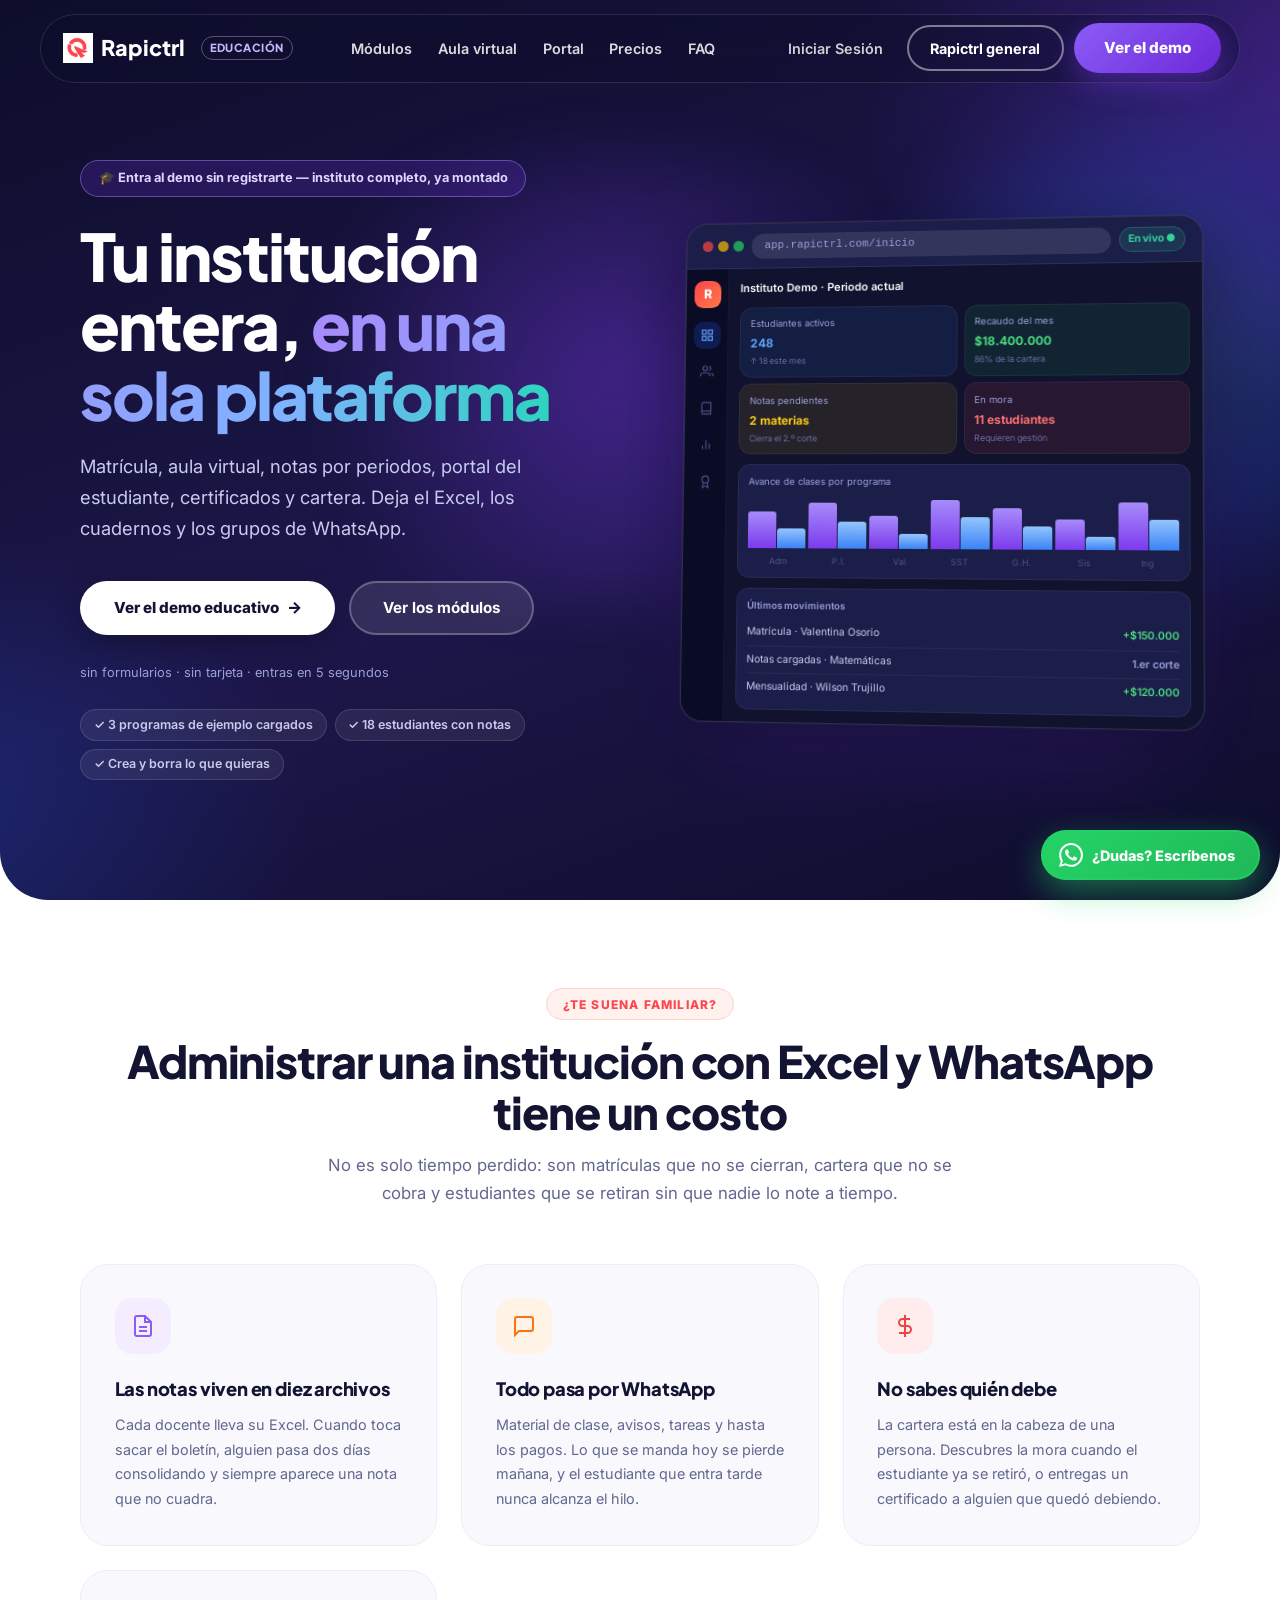
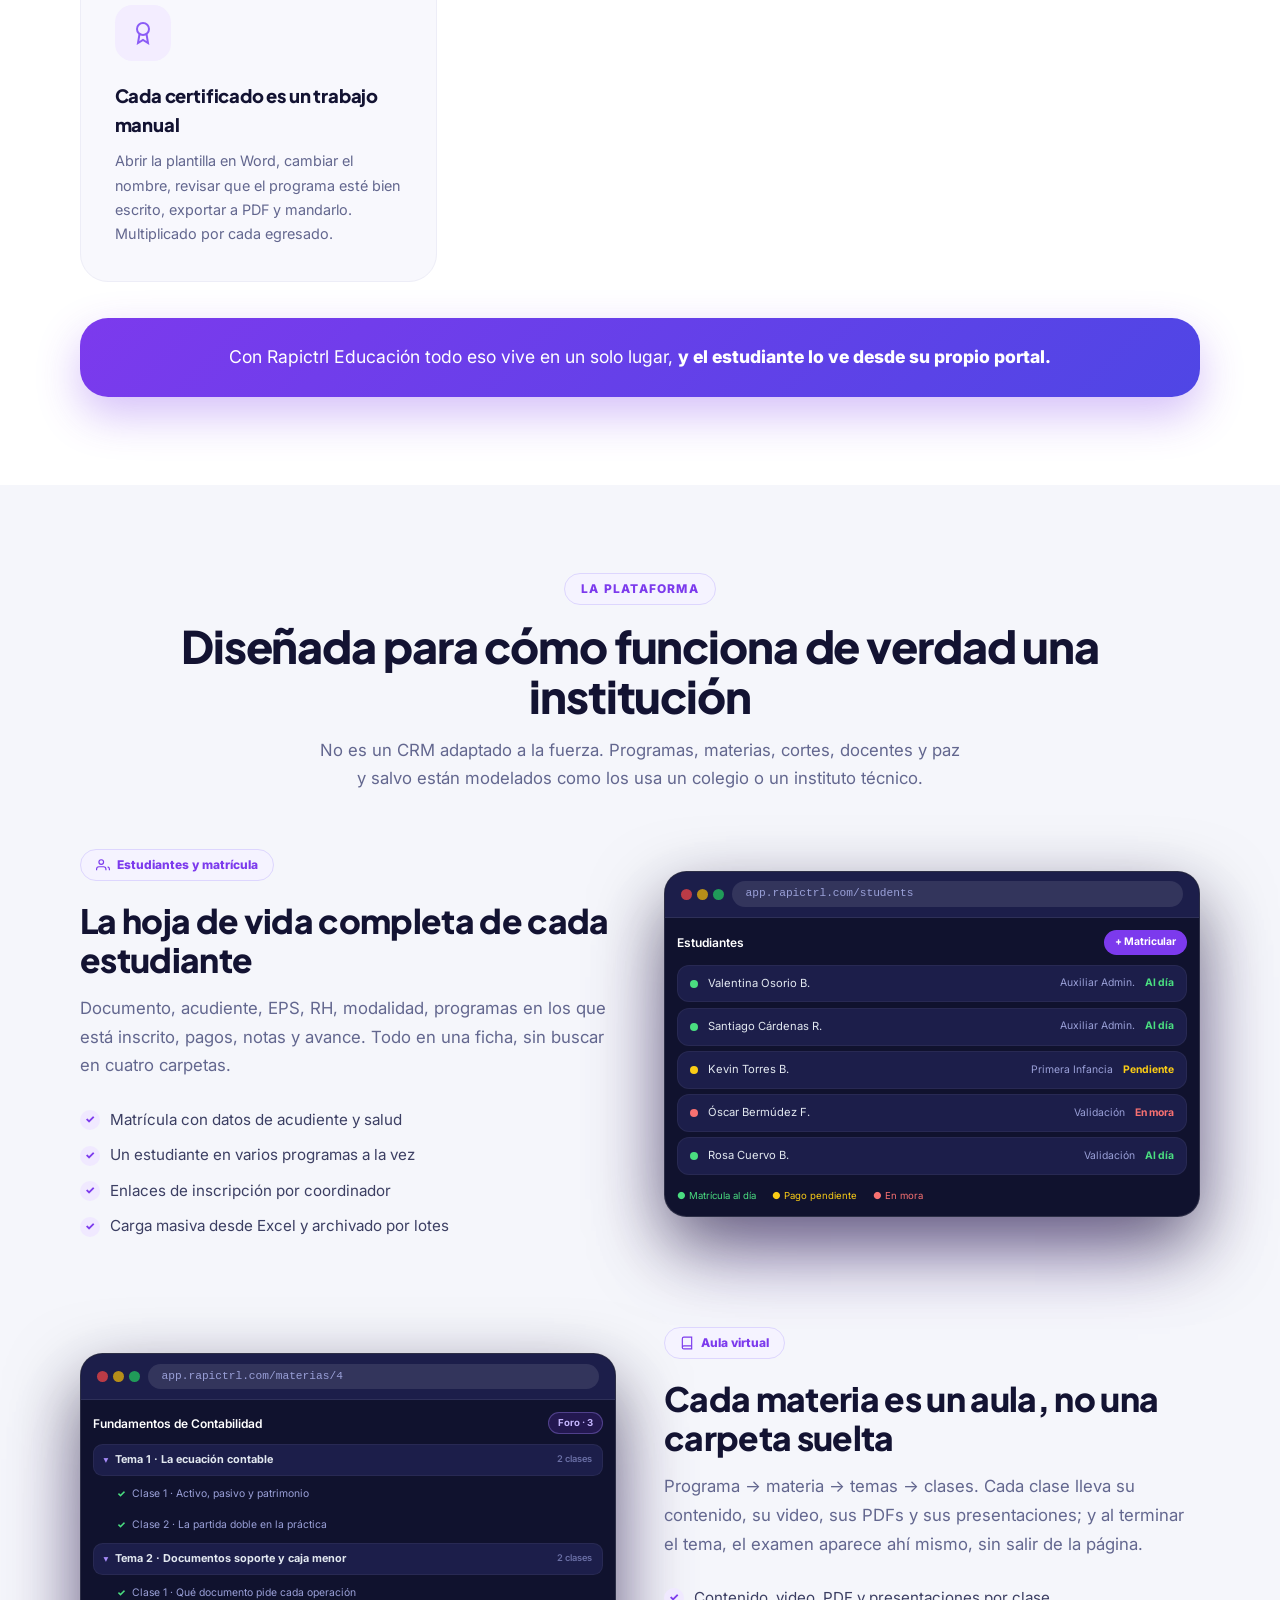
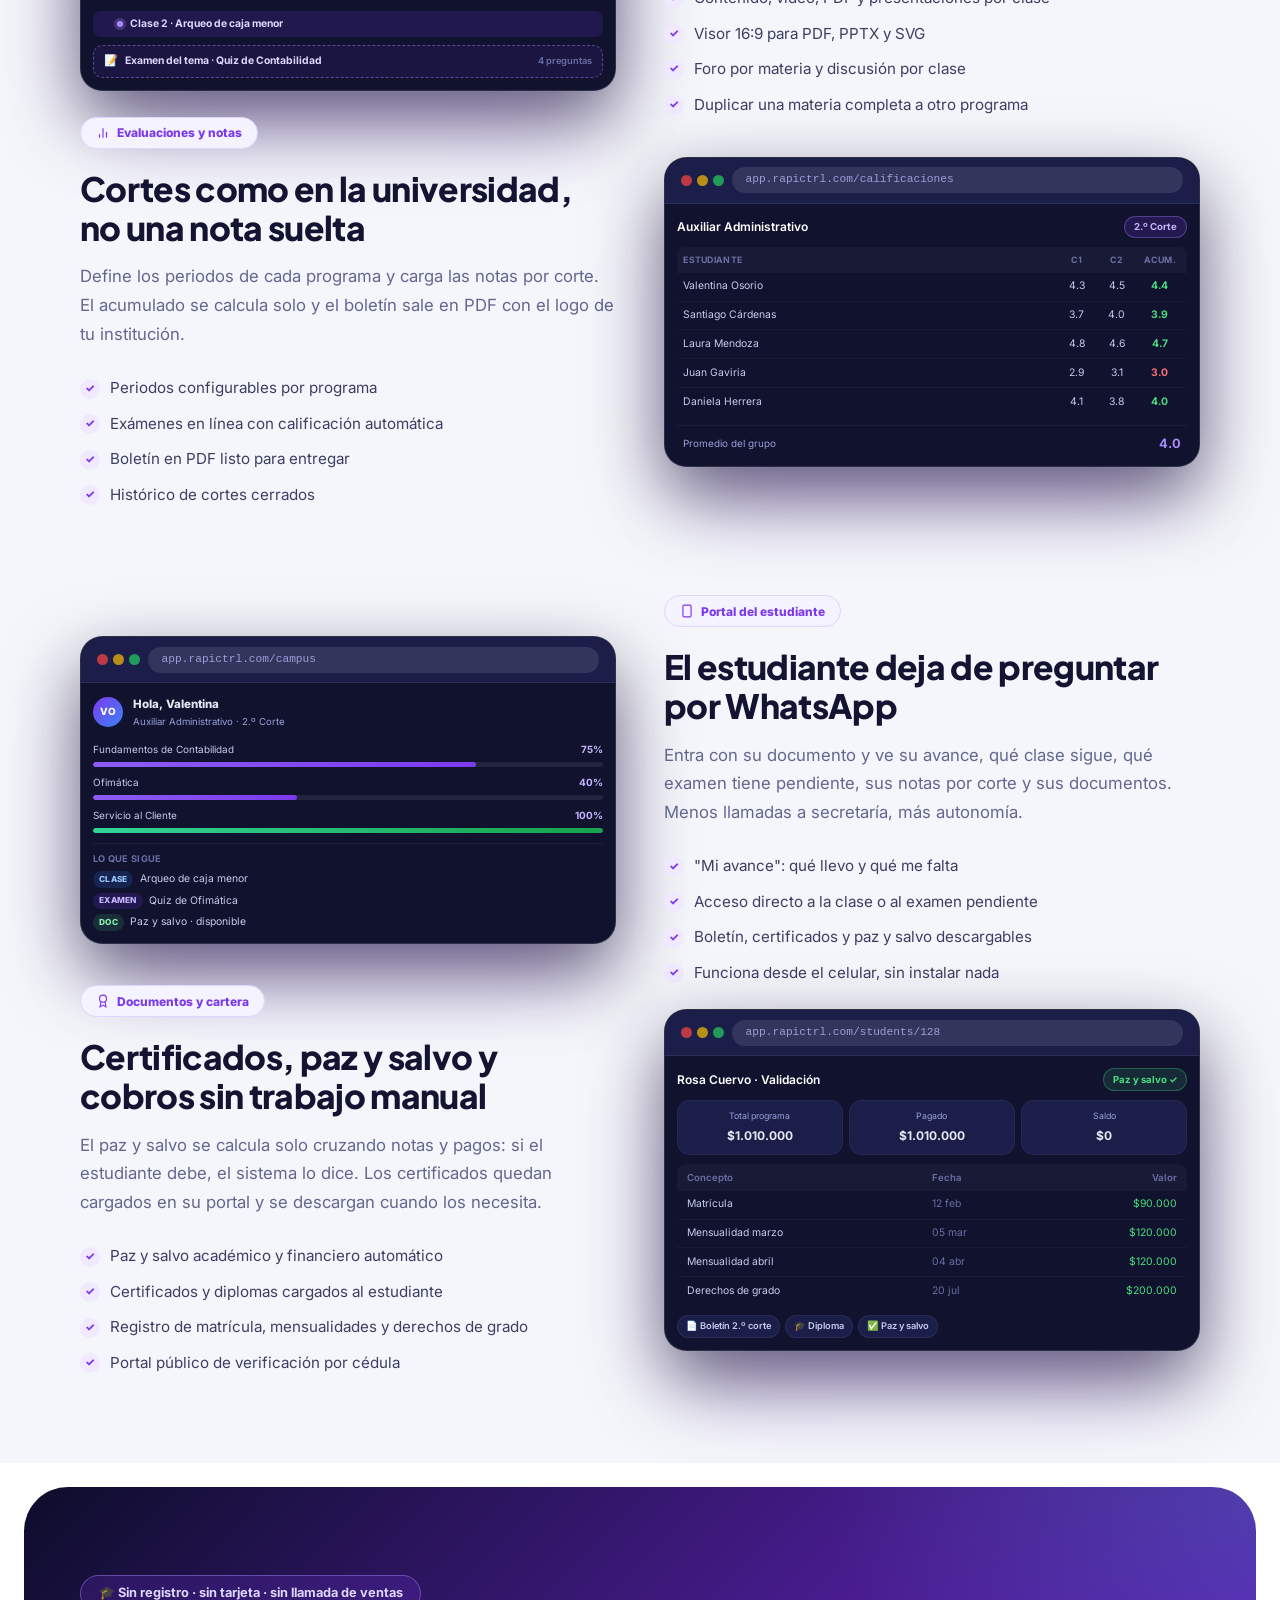
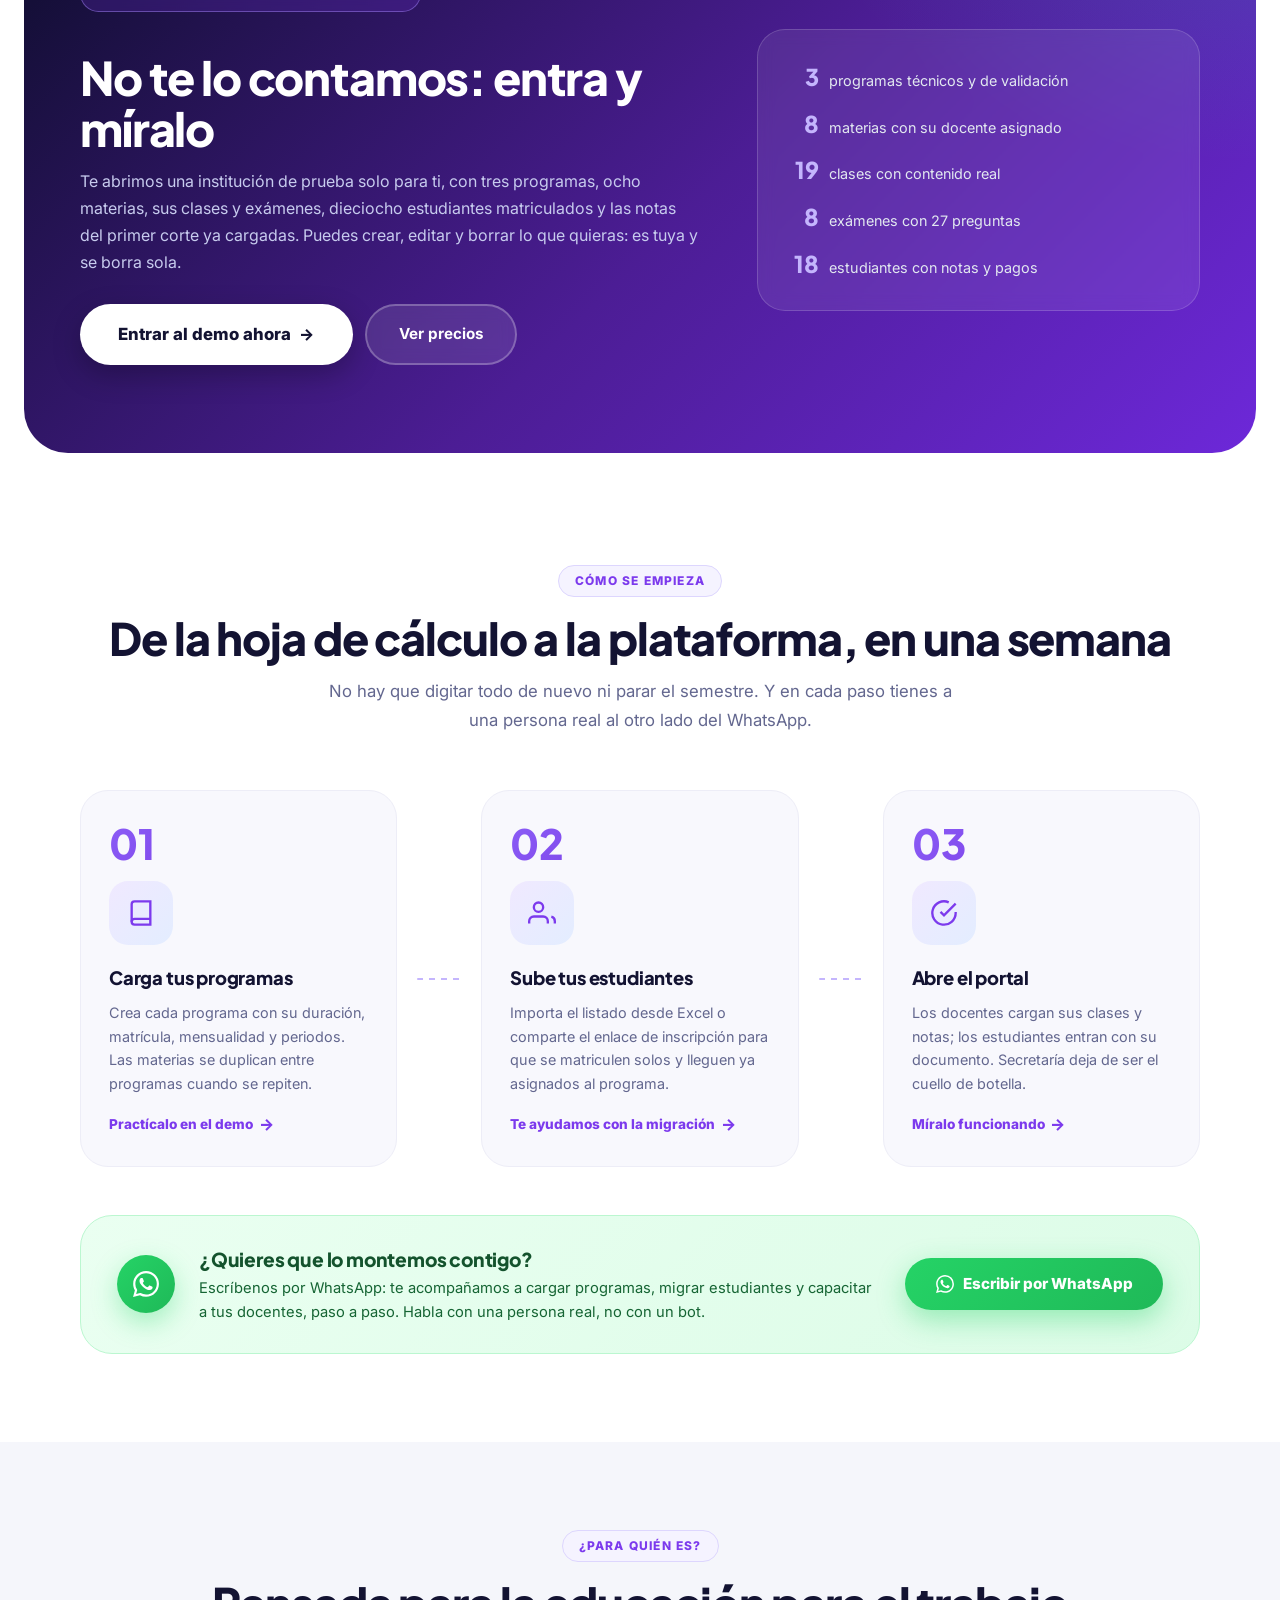
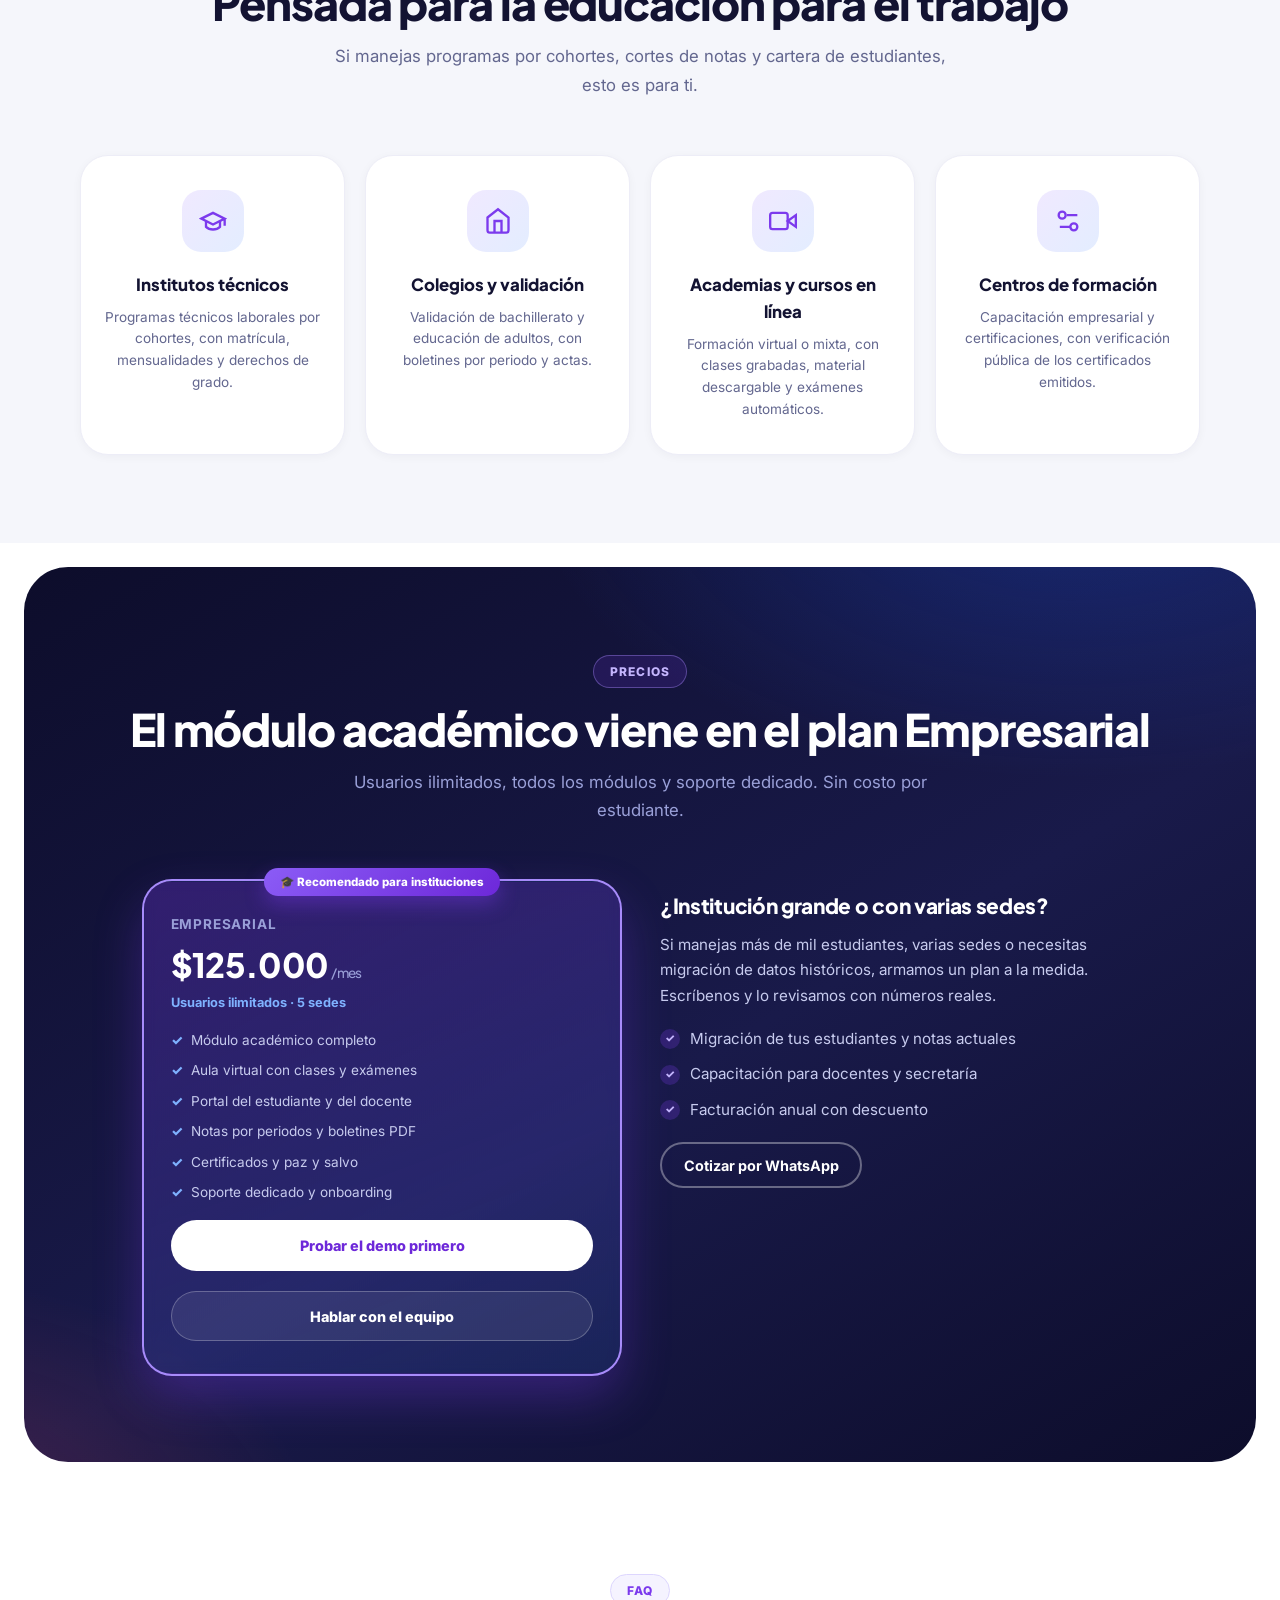
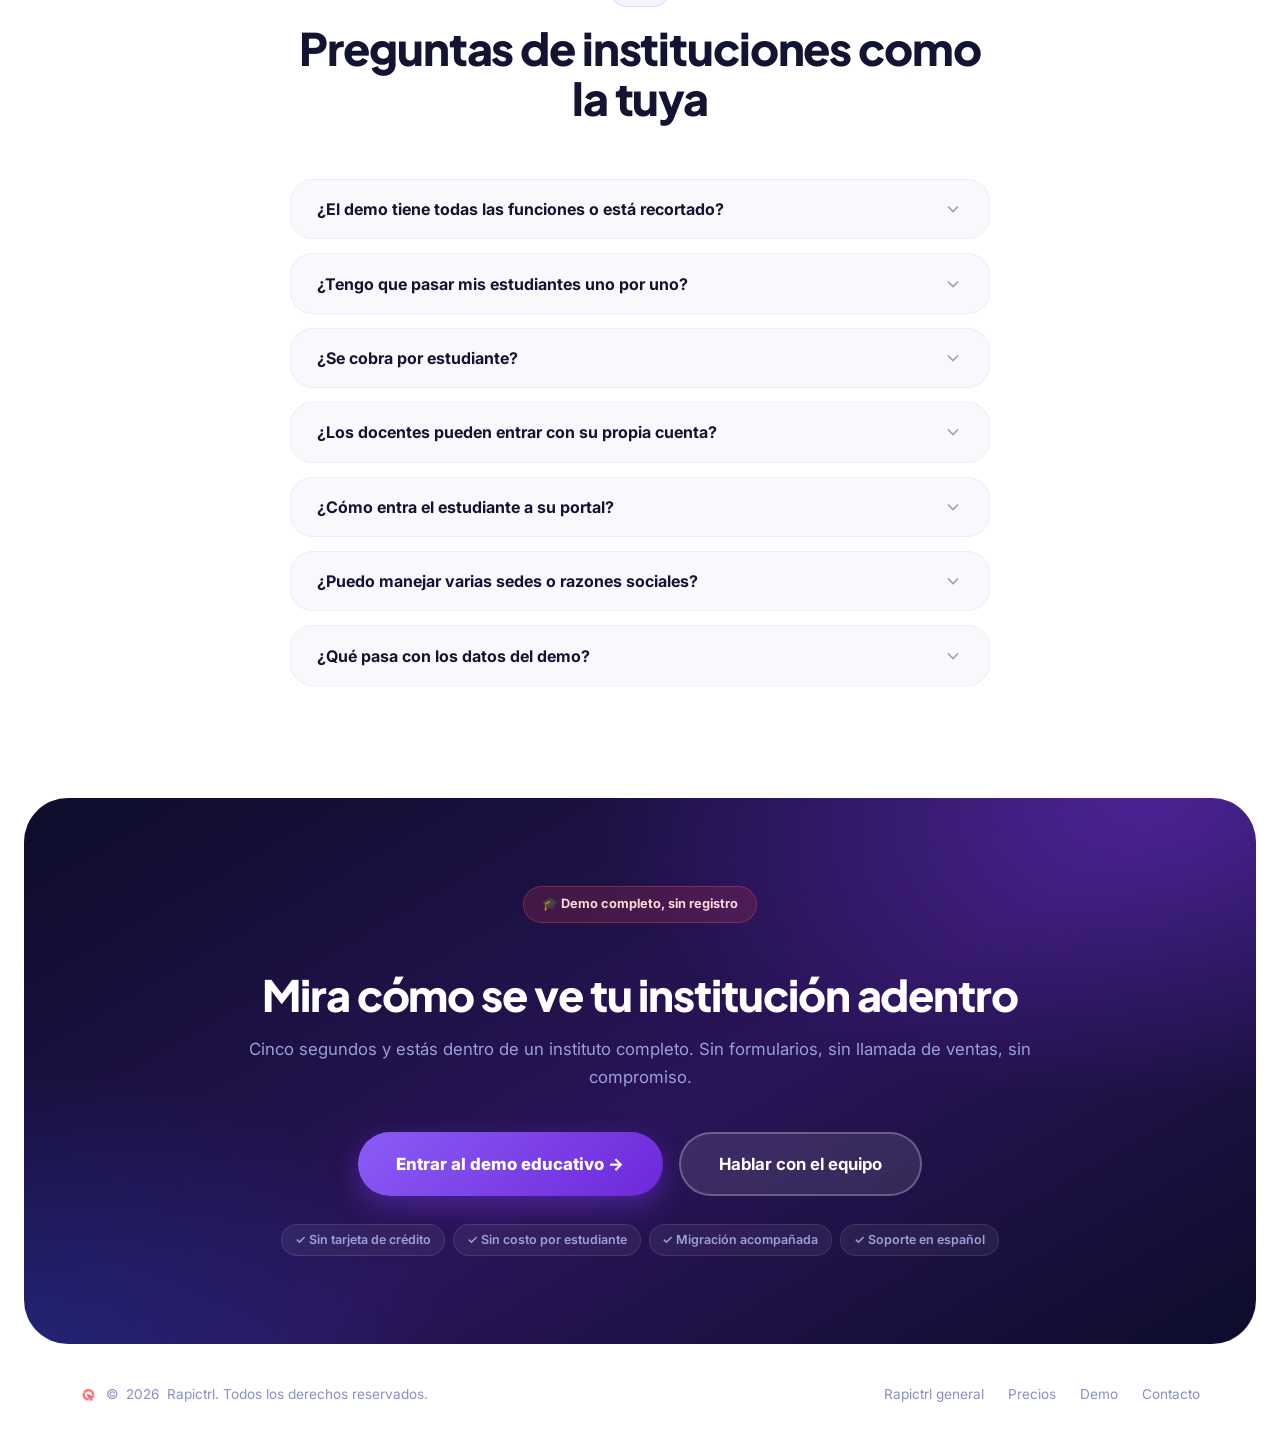
<file: educacion.html>
<!DOCTYPE html>
<html lang="es">
<head>
  <meta charset="UTF-8" />
  <meta name="viewport" content="width=device-width, initial-scale=1.0" />
  <title>Rapictrl Educación | La plataforma completa para tu institución</title>
  <meta name="description" content="Matrícula, aula virtual, notas por periodos, portal del estudiante, certificados y cartera en una sola plataforma. Entra al demo sin registrarte y recorre un instituto completo." />
  <meta name="keywords" content="software para colegios, plataforma educativa, software institutos técnicos, gestión académica, notas por periodos, aula virtual, certificados estudiantes, Rapictrl" />

  <!-- Open Graph -->
  <meta property="og:title" content="Rapictrl Educación | La plataforma completa para tu institución" />
  <meta property="og:description" content="Estudiantes, clases, notas, certificados y cartera en un solo lugar. Entra al demo sin registrarte." />
  <meta property="og:type" content="website" />
  <meta property="og:url" content="https://rapictrl.com/educacion" />
  <meta property="og:image" content="https://rapictrl.com/PORTADA.png" />
  <meta name="twitter:card" content="summary_large_image" />
  <meta name="twitter:image" content="https://rapictrl.com/PORTADA.png" />

  <link rel="icon" type="image/png" href="logo.png" />
  <link rel="apple-touch-icon" href="logo.png" />
  <link rel="preconnect" href="https://fonts.googleapis.com" />
  <link rel="preconnect" href="https://fonts.gstatic.com" crossorigin />
  <link href="https://fonts.googleapis.com/css2?family=Inter:wght@400;500;600;700;800;900&family=Plus+Jakarta+Sans:wght@500;600;700;800&display=swap" rel="stylesheet" />
  <!-- Sistema de diseño compartido con la landing general + capa de educación -->
  <link rel="stylesheet" href="style.css" />
  <link rel="stylesheet" href="educacion.css" />
</head>
<body class="edu">

  <!-- ═══════════════════════════════════════════════════════ HEADER -->
  <header class="site-header" id="site-header">
    <div class="container header-inner">
      <a href="#hero" class="logo">
        <img src="logo.png" alt="Rapictrl" class="logo-mark" />Rapictrl
        <span class="logo-suffix">Educación</span>
      </a>

      <nav class="main-nav" id="main-nav">
        <a href="#modulos">Módulos</a>
        <a href="#aula">Aula virtual</a>
        <a href="#portal">Portal</a>
        <a href="#pricing">Precios</a>
        <a href="#faq">FAQ</a>
      </nav>

      <div class="header-actions">
        <a href="https://app.rapictrl.com/login" class="btn-ghost">Iniciar Sesión</a>
        <a href="index.html" class="btn-outline">Rapictrl general</a>
        <a href="https://app.rapictrl.com/demo" class="btn-primary btn-edu">Ver el demo</a>
      </div>

      <button class="hamburger" id="hamburger" aria-label="Menú">
        <span></span><span></span><span></span>
      </button>
    </div>

    <!-- Mobile menu -->
    <div class="mobile-menu" id="mobile-menu">
      <nav>
        <a href="#modulos" class="mobile-link">Módulos</a>
        <a href="#aula" class="mobile-link">Aula virtual</a>
        <a href="#portal" class="mobile-link">Portal del estudiante</a>
        <a href="#pricing" class="mobile-link">Precios</a>
        <a href="#faq" class="mobile-link">FAQ</a>
        <hr class="mobile-divider" />
        <a href="https://app.rapictrl.com/login" class="mobile-link">Iniciar Sesión</a>
        <a href="index.html" class="btn-outline w-full text-center block">Ver Rapictrl general</a>
        <a href="https://app.rapictrl.com/demo" class="btn-primary btn-edu w-full text-center block mt-2">Ver el demo</a>
      </nav>
    </div>
  </header>

  <main>

    <!-- ═══════════════════════════════════════════════════════ HERO -->
    <section class="hero" id="hero">
      <div class="hero-glow edu-glow"></div>
      <div class="hero-glow-blue"></div>

      <div class="container hero-inner">
        <div class="hero-copy animate-on-scroll">
          <div class="badge badge-edu">🎓 Entra al demo sin registrarte — instituto completo, ya montado</div>
          <h1>
            Tu institución entera,
            <span class="text-gradient-edu">en una sola plataforma</span>
          </h1>
          <p class="hero-sub">
            Matrícula, aula virtual, notas por periodos, portal del estudiante, certificados y cartera.
            Deja el Excel, los cuadernos y los grupos de WhatsApp.
          </p>
          <div class="hero-actions">
            <a href="https://app.rapictrl.com/demo" class="btn-white">
              Ver el demo educativo <span class="arrow">→</span>
            </a>
            <a href="#modulos" class="btn-glass">Ver los módulos</a>
          </div>
          <div class="hero-register">
            <span class="hero-register-label">sin formularios · sin tarjeta · entras en 5 segundos</span>
          </div>
          <div class="trust-badges">
            <span>✓ 3 programas de ejemplo cargados</span>
            <span>✓ 18 estudiantes con notas</span>
            <span>✓ Crea y borra lo que quieras</span>
          </div>
        </div>

        <!-- Mockup — Dashboard académico -->
        <div class="hero-mockup-wrapper animate-on-scroll delay-2">
        <div class="hero-mockup-inner">
          <div class="mockup-browser">
            <div class="mockup-chrome">
              <div class="chrome-dots">
                <div class="dot dot-red"></div>
                <div class="dot dot-yellow"></div>
                <div class="dot dot-green"></div>
              </div>
              <div class="chrome-url">app.rapictrl.com/inicio</div>
              <div class="live-badge">En vivo ●</div>
            </div>
            <div class="mockup-body">
              <div class="mockup-sidebar">
                <div class="sidebar-brand">R</div>
                <div class="sidebar-icon active">
                  <svg width="14" height="14" viewBox="0 0 24 24" fill="none" stroke="currentColor" stroke-width="2"><rect x="3" y="3" width="7" height="7"/><rect x="14" y="3" width="7" height="7"/><rect x="3" y="14" width="7" height="7"/><rect x="14" y="14" width="7" height="7"/></svg>
                </div>
                <div class="sidebar-icon">
                  <svg width="14" height="14" viewBox="0 0 24 24" fill="none" stroke="currentColor" stroke-width="2"><path d="M17 21v-2a4 4 0 00-4-4H5a4 4 0 00-4 4v2"/><circle cx="9" cy="7" r="4"/><path d="M23 21v-2a4 4 0 00-3-3.87M16 3.13a4 4 0 010 7.75"/></svg>
                </div>
                <div class="sidebar-icon">
                  <svg width="14" height="14" viewBox="0 0 24 24" fill="none" stroke="currentColor" stroke-width="2"><path d="M4 19.5A2.5 2.5 0 016.5 17H20"/><path d="M6.5 2H20v20H6.5A2.5 2.5 0 014 19.5v-15A2.5 2.5 0 016.5 2z"/></svg>
                </div>
                <div class="sidebar-icon">
                  <svg width="14" height="14" viewBox="0 0 24 24" fill="none" stroke="currentColor" stroke-width="2"><line x1="18" y1="20" x2="18" y2="10"/><line x1="12" y1="20" x2="12" y2="4"/><line x1="6" y1="20" x2="6" y2="14"/></svg>
                </div>
                <div class="sidebar-icon">
                  <svg width="14" height="14" viewBox="0 0 24 24" fill="none" stroke="currentColor" stroke-width="2"><circle cx="12" cy="8" r="6"/><path d="M15.477 12.89L17 22l-5-3-5 3 1.523-9.11"/></svg>
                </div>
              </div>
              <div class="mockup-main">
                <div class="dash-topbar">
                  <span class="dash-title">Instituto Demo · Periodo actual</span>
                </div>
                <div class="stat-grid">
                  <div class="stat-card stat-blue">
                    <div class="stat-label">Estudiantes activos</div>
                    <div class="stat-value">248</div>
                    <div class="stat-sub">↑ 18 este mes</div>
                  </div>
                  <div class="stat-card stat-green">
                    <div class="stat-label">Recaudo del mes</div>
                    <div class="stat-value">$18.400.000</div>
                    <div class="stat-sub">86% de la cartera</div>
                  </div>
                  <div class="stat-card stat-yellow">
                    <div class="stat-label">Notas pendientes</div>
                    <div class="stat-value">2 materias</div>
                    <div class="stat-sub">Cierra el 2.º corte</div>
                  </div>
                  <div class="stat-card stat-red">
                    <div class="stat-label">En mora</div>
                    <div class="stat-value">11 estudiantes</div>
                    <div class="stat-sub">Requieren gestión</div>
                  </div>
                </div>
                <div class="chart-box">
                  <div class="chart-title">Avance de clases por programa</div>
                  <div class="chart-bars">
                    <div class="bar-group"><div class="bar bar-edu" style="height:72%"></div><div class="bar bar-edu-2" style="height:38%"></div></div>
                    <div class="bar-group"><div class="bar bar-edu" style="height:88%"></div><div class="bar bar-edu-2" style="height:52%"></div></div>
                    <div class="bar-group"><div class="bar bar-edu" style="height:64%"></div><div class="bar bar-edu-2" style="height:30%"></div></div>
                    <div class="bar-group"><div class="bar bar-edu" style="height:95%"></div><div class="bar bar-edu-2" style="height:61%"></div></div>
                    <div class="bar-group"><div class="bar bar-edu" style="height:80%"></div><div class="bar bar-edu-2" style="height:44%"></div></div>
                    <div class="bar-group"><div class="bar bar-edu" style="height:58%"></div><div class="bar bar-edu-2" style="height:26%"></div></div>
                    <div class="bar-group"><div class="bar bar-edu" style="height:90%"></div><div class="bar bar-edu-2" style="height:57%"></div></div>
                  </div>
                  <div class="chart-days">
                    <span>Adm</span><span>P.I.</span><span>Val</span><span>SST</span><span>G.H.</span><span>Sis</span><span>Ing</span>
                  </div>
                </div>
                <div class="txn-list">
                  <div class="txn-title">Últimos movimientos</div>
                  <div class="txn-row"><span class="txn-desc">Matrícula · Valentina Osorio</span><span class="txn-amount income">+$150.000</span></div>
                  <div class="txn-row"><span class="txn-desc">Notas cargadas · Matemáticas</span><span class="txn-amount neutral">1.er corte</span></div>
                  <div class="txn-row"><span class="txn-desc">Mensualidad · Wilson Trujillo</span><span class="txn-amount income">+$120.000</span></div>
                </div>
              </div>
            </div>
          </div>
        </div>
      </div>
      </div>
    </section>

    <!-- ═══════════════════════════════════════════════════════ PAIN POINTS -->
    <section class="section bg-white" id="pain">
      <div class="container">
        <div class="section-header animate-on-scroll">
          <div class="section-eyebrow">¿Te suena familiar?</div>
          <h2>Administrar una institución con Excel y WhatsApp tiene un costo</h2>
          <p class="section-sub">No es solo tiempo perdido: son matrículas que no se cierran, cartera que no se cobra y estudiantes que se retiran sin que nadie lo note a tiempo.</p>
        </div>

        <div class="pain-grid">
          <div class="pain-card animate-on-scroll delay-1">
            <div class="pain-icon pain-purple">
              <svg width="24" height="24" viewBox="0 0 24 24" fill="none" stroke="currentColor" stroke-width="2"><path d="M14 2H6a2 2 0 00-2 2v16a2 2 0 002 2h12a2 2 0 002-2V8z"/><polyline points="14 2 14 8 20 8"/><line x1="16" y1="13" x2="8" y2="13"/><line x1="16" y1="17" x2="8" y2="17"/></svg>
            </div>
            <h3>Las notas viven en diez archivos</h3>
            <p>Cada docente lleva su Excel. Cuando toca sacar el boletín, alguien pasa dos días consolidando y siempre aparece una nota que no cuadra.</p>
          </div>
          <div class="pain-card animate-on-scroll delay-2">
            <div class="pain-icon pain-orange">
              <svg width="24" height="24" viewBox="0 0 24 24" fill="none" stroke="currentColor" stroke-width="2"><path d="M21 15a2 2 0 01-2 2H7l-4 4V5a2 2 0 012-2h14a2 2 0 012 2z"/></svg>
            </div>
            <h3>Todo pasa por WhatsApp</h3>
            <p>Material de clase, avisos, tareas y hasta los pagos. Lo que se manda hoy se pierde mañana, y el estudiante que entra tarde nunca alcanza el hilo.</p>
          </div>
          <div class="pain-card animate-on-scroll delay-3">
            <div class="pain-icon pain-red">
              <svg width="24" height="24" viewBox="0 0 24 24" fill="none" stroke="currentColor" stroke-width="2"><line x1="12" y1="1" x2="12" y2="23"/><path d="M17 5H9.5a3.5 3.5 0 000 7h5a3.5 3.5 0 010 7H6"/></svg>
            </div>
            <h3>No sabes quién debe</h3>
            <p>La cartera está en la cabeza de una persona. Descubres la mora cuando el estudiante ya se retiró, o entregas un certificado a alguien que quedó debiendo.</p>
          </div>
          <div class="pain-card animate-on-scroll delay-4">
            <div class="pain-icon pain-purple">
              <svg width="24" height="24" viewBox="0 0 24 24" fill="none" stroke="currentColor" stroke-width="2"><circle cx="12" cy="8" r="6"/><path d="M15.477 12.89L17 22l-5-3-5 3 1.523-9.11"/></svg>
            </div>
            <h3>Cada certificado es un trabajo manual</h3>
            <p>Abrir la plantilla en Word, cambiar el nombre, revisar que el programa esté bien escrito, exportar a PDF y mandarlo. Multiplicado por cada egresado.</p>
          </div>
        </div>

        <div class="pain-solution animate-on-scroll">
          <p>Con Rapictrl Educación todo eso vive en un solo lugar, <strong>y el estudiante lo ve desde su propio portal.</strong></p>
        </div>
      </div>
    </section>

    <!-- ═══════════════════════════════════════════════════════ MÓDULOS -->
    <section class="section bg-gray" id="modulos">
      <div class="container">
        <div class="section-header animate-on-scroll">
          <div class="section-eyebrow eyebrow-edu">La plataforma</div>
          <h2>Diseñada para cómo funciona de verdad una institución</h2>
          <p class="section-sub">No es un CRM adaptado a la fuerza. Programas, materias, cortes, docentes y paz y salvo están modelados como los usa un colegio o un instituto técnico.</p>
        </div>

        <!-- Módulo 1 — Estudiantes y matrícula -->
        <div class="feature-row mb-feature animate-on-scroll">
          <div class="feature-copy">
            <div class="feature-tag feature-tag-edu">
              <svg width="14" height="14" viewBox="0 0 24 24" fill="none" stroke="currentColor" stroke-width="2"><path d="M17 21v-2a4 4 0 00-4-4H5a4 4 0 00-4 4v2"/><circle cx="9" cy="7" r="4"/><path d="M23 21v-2a4 4 0 00-3-3.87"/></svg>
              Estudiantes y matrícula
            </div>
            <h3>La hoja de vida completa de cada estudiante</h3>
            <p>Documento, acudiente, EPS, RH, modalidad, programas en los que está inscrito, pagos, notas y avance. Todo en una ficha, sin buscar en cuatro carpetas.</p>
            <ul class="check-list">
              <li>Matrícula con datos de acudiente y salud</li>
              <li>Un estudiante en varios programas a la vez</li>
              <li>Enlaces de inscripción por coordinador</li>
              <li>Carga masiva desde Excel y archivado por lotes</li>
            </ul>
          </div>
          <div class="feature-visual">
            <div class="mockup-browser">
              <div class="mockup-chrome">
                <div class="chrome-dots">
                  <div class="dot dot-red"></div><div class="dot dot-yellow"></div><div class="dot dot-green"></div>
                </div>
                <div class="chrome-url">app.rapictrl.com/students</div>
              </div>
              <div class="inv-body">
                <div class="inv-header">
                  <span class="inv-title">Estudiantes</span>
                  <div class="inv-btn inv-btn-edu">+ Matricular</div>
                </div>
                <div class="inv-list">
                  <div class="inv-row">
                    <div class="status-dot dot-ok"></div>
                    <span class="inv-name">Valentina Osorio B.</span>
                    <span class="inv-qty">Auxiliar Admin.</span>
                    <span class="inv-price edu-ok">Al día</span>
                  </div>
                  <div class="inv-row">
                    <div class="status-dot dot-ok"></div>
                    <span class="inv-name">Santiago Cárdenas R.</span>
                    <span class="inv-qty">Auxiliar Admin.</span>
                    <span class="inv-price edu-ok">Al día</span>
                  </div>
                  <div class="inv-row">
                    <div class="status-dot dot-low"></div>
                    <span class="inv-name">Kevin Torres B.</span>
                    <span class="inv-qty">Primera Infancia</span>
                    <span class="inv-price edu-warn">Pendiente</span>
                  </div>
                  <div class="inv-row">
                    <div class="status-dot dot-out"></div>
                    <span class="inv-name">Óscar Bermúdez F.</span>
                    <span class="inv-qty">Validación</span>
                    <span class="inv-price edu-danger">En mora</span>
                  </div>
                  <div class="inv-row">
                    <div class="status-dot dot-ok"></div>
                    <span class="inv-name">Rosa Cuervo B.</span>
                    <span class="inv-qty">Validación</span>
                    <span class="inv-price edu-ok">Al día</span>
                  </div>
                </div>
                <div class="inv-legend">
                  <span class="legend-item ok">● Matrícula al día</span>
                  <span class="legend-item low">● Pago pendiente</span>
                  <span class="legend-item out">● En mora</span>
                </div>
              </div>
            </div>
          </div>
        </div>

        <!-- Módulo 2 — Aula virtual -->
        <div class="feature-row feature-row-reverse animate-on-scroll" id="aula">
          <div class="feature-visual">
            <div class="mockup-browser">
              <div class="mockup-chrome">
                <div class="chrome-dots">
                  <div class="dot dot-red"></div><div class="dot dot-yellow"></div><div class="dot dot-green"></div>
                </div>
                <div class="chrome-url">app.rapictrl.com/materias/4</div>
              </div>
              <div class="edu-body">
                <div class="inv-header">
                  <span class="inv-title">Fundamentos de Contabilidad</span>
                  <div class="edu-chip">Foro · 3</div>
                </div>
                <div class="edu-tree">
                  <div class="edu-tree-tema">
                    <span class="edu-tree-caret">▾</span>
                    <span class="edu-tree-titulo">Tema 1 · La ecuación contable</span>
                    <span class="edu-tree-meta">2 clases</span>
                  </div>
                  <div class="edu-tree-clase done">
                    <span class="edu-check">✓</span> Clase 1 · Activo, pasivo y patrimonio
                  </div>
                  <div class="edu-tree-clase done">
                    <span class="edu-check">✓</span> Clase 2 · La partida doble en la práctica
                  </div>
                  <div class="edu-tree-tema">
                    <span class="edu-tree-caret">▾</span>
                    <span class="edu-tree-titulo">Tema 2 · Documentos soporte y caja menor</span>
                    <span class="edu-tree-meta">2 clases</span>
                  </div>
                  <div class="edu-tree-clase done">
                    <span class="edu-check">✓</span> Clase 1 · Qué documento pide cada operación
                  </div>
                  <div class="edu-tree-clase current">
                    <span class="edu-dot-live"></span> Clase 2 · Arqueo de caja menor
                  </div>
                  <div class="edu-tree-examen">
                    <span class="edu-examen-icon">📝</span>
                    Examen del tema · Quiz de Contabilidad
                    <span class="edu-tree-meta">4 preguntas</span>
                  </div>
                </div>
              </div>
            </div>
          </div>
          <div class="feature-copy">
            <div class="feature-tag feature-tag-edu">
              <svg width="14" height="14" viewBox="0 0 24 24" fill="none" stroke="currentColor" stroke-width="2"><path d="M4 19.5A2.5 2.5 0 016.5 17H20"/><path d="M6.5 2H20v20H6.5A2.5 2.5 0 014 19.5v-15A2.5 2.5 0 016.5 2z"/></svg>
              Aula virtual
            </div>
            <h3>Cada materia es un aula, no una carpeta suelta</h3>
            <p>Programa → materia → temas → clases. Cada clase lleva su contenido, su video, sus PDFs y sus presentaciones; y al terminar el tema, el examen aparece ahí mismo, sin salir de la página.</p>
            <ul class="check-list">
              <li>Contenido, video, PDF y presentaciones por clase</li>
              <li>Visor 16:9 para PDF, PPTX y SVG</li>
              <li>Foro por materia y discusión por clase</li>
              <li>Duplicar una materia completa a otro programa</li>
            </ul>
          </div>
        </div>

        <!-- Módulo 3 — Notas por periodos -->
        <div class="feature-row mb-feature animate-on-scroll" id="notas">
          <div class="feature-copy">
            <div class="feature-tag feature-tag-edu">
              <svg width="14" height="14" viewBox="0 0 24 24" fill="none" stroke="currentColor" stroke-width="2"><line x1="18" y1="20" x2="18" y2="10"/><line x1="12" y1="20" x2="12" y2="4"/><line x1="6" y1="20" x2="6" y2="14"/></svg>
              Evaluaciones y notas
            </div>
            <h3>Cortes como en la universidad, no una nota suelta</h3>
            <p>Define los periodos de cada programa y carga las notas por corte. El acumulado se calcula solo y el boletín sale en PDF con el logo de tu institución.</p>
            <ul class="check-list">
              <li>Periodos configurables por programa</li>
              <li>Exámenes en línea con calificación automática</li>
              <li>Boletín en PDF listo para entregar</li>
              <li>Histórico de cortes cerrados</li>
            </ul>
          </div>
          <div class="feature-visual">
            <div class="mockup-browser">
              <div class="mockup-chrome">
                <div class="chrome-dots">
                  <div class="dot dot-red"></div><div class="dot dot-yellow"></div><div class="dot dot-green"></div>
                </div>
                <div class="chrome-url">app.rapictrl.com/calificaciones</div>
              </div>
              <div class="edu-body">
                <div class="inv-header">
                  <span class="inv-title">Auxiliar Administrativo</span>
                  <div class="edu-chip">2.º Corte</div>
                </div>
                <div class="edu-notas">
                  <div class="edu-notas-head">
                    <span>Estudiante</span><span>C1</span><span>C2</span><span>Acum.</span>
                  </div>
                  <div class="edu-notas-row">
                    <span>Valentina Osorio</span><span>4.3</span><span>4.5</span><span class="edu-ok">4.4</span>
                  </div>
                  <div class="edu-notas-row">
                    <span>Santiago Cárdenas</span><span>3.7</span><span>4.0</span><span class="edu-ok">3.9</span>
                  </div>
                  <div class="edu-notas-row">
                    <span>Laura Mendoza</span><span>4.8</span><span>4.6</span><span class="edu-ok">4.7</span>
                  </div>
                  <div class="edu-notas-row">
                    <span>Juan Gaviria</span><span>2.9</span><span>3.1</span><span class="edu-danger">3.0</span>
                  </div>
                  <div class="edu-notas-row">
                    <span>Daniela Herrera</span><span>4.1</span><span>3.8</span><span class="edu-ok">4.0</span>
                  </div>
                </div>
                <div class="edu-notas-foot">
                  <span>Promedio del grupo</span><strong>4.0</strong>
                </div>
              </div>
            </div>
          </div>
        </div>

        <!-- Módulo 4 — Portal del estudiante -->
        <div class="feature-row feature-row-reverse animate-on-scroll" id="portal">
          <div class="feature-visual">
            <div class="mockup-browser">
              <div class="mockup-chrome">
                <div class="chrome-dots">
                  <div class="dot dot-red"></div><div class="dot dot-yellow"></div><div class="dot dot-green"></div>
                </div>
                <div class="chrome-url">app.rapictrl.com/campus</div>
              </div>
              <div class="edu-body">
                <div class="edu-portal-hi">
                  <div class="edu-avatar">VO</div>
                  <div>
                    <div class="edu-portal-nombre">Hola, Valentina</div>
                    <div class="edu-portal-prog">Auxiliar Administrativo · 2.º Corte</div>
                  </div>
                </div>

                <div class="edu-progress-block">
                  <div class="edu-progress-row">
                    <span>Fundamentos de Contabilidad</span><span>75%</span>
                  </div>
                  <div class="edu-progress-bar"><i style="width:75%"></i></div>
                  <div class="edu-progress-row">
                    <span>Ofimática</span><span>40%</span>
                  </div>
                  <div class="edu-progress-bar"><i style="width:40%"></i></div>
                  <div class="edu-progress-row">
                    <span>Servicio al Cliente</span><span>100%</span>
                  </div>
                  <div class="edu-progress-bar"><i style="width:100%" class="full"></i></div>
                </div>

                <div class="edu-pendientes">
                  <div class="edu-pend-title">Lo que sigue</div>
                  <div class="edu-pend-row">
                    <span class="edu-pend-tag clase">Clase</span> Arqueo de caja menor
                  </div>
                  <div class="edu-pend-row">
                    <span class="edu-pend-tag examen">Examen</span> Quiz de Ofimática
                  </div>
                  <div class="edu-pend-row">
                    <span class="edu-pend-tag doc">Doc</span> Paz y salvo · disponible
                  </div>
                </div>
              </div>
            </div>
          </div>
          <div class="feature-copy">
            <div class="feature-tag feature-tag-edu">
              <svg width="14" height="14" viewBox="0 0 24 24" fill="none" stroke="currentColor" stroke-width="2"><rect x="5" y="2" width="14" height="20" rx="2"/><line x1="12" y1="18" x2="12.01" y2="18"/></svg>
              Portal del estudiante
            </div>
            <h3>El estudiante deja de preguntar por WhatsApp</h3>
            <p>Entra con su documento y ve su avance, qué clase sigue, qué examen tiene pendiente, sus notas por corte y sus documentos. Menos llamadas a secretaría, más autonomía.</p>
            <ul class="check-list">
              <li>"Mi avance": qué llevo y qué me falta</li>
              <li>Acceso directo a la clase o al examen pendiente</li>
              <li>Boletín, certificados y paz y salvo descargables</li>
              <li>Funciona desde el celular, sin instalar nada</li>
            </ul>
          </div>
        </div>

        <!-- Módulo 5 — Documentos y cartera -->
        <div class="feature-row animate-on-scroll" id="documentos">
          <div class="feature-copy">
            <div class="feature-tag feature-tag-edu">
              <svg width="14" height="14" viewBox="0 0 24 24" fill="none" stroke="currentColor" stroke-width="2"><circle cx="12" cy="8" r="6"/><path d="M15.477 12.89L17 22l-5-3-5 3 1.523-9.11"/></svg>
              Documentos y cartera
            </div>
            <h3>Certificados, paz y salvo y cobros sin trabajo manual</h3>
            <p>El paz y salvo se calcula solo cruzando notas y pagos: si el estudiante debe, el sistema lo dice. Los certificados quedan cargados en su portal y se descargan cuando los necesita.</p>
            <ul class="check-list">
              <li>Paz y salvo académico y financiero automático</li>
              <li>Certificados y diplomas cargados al estudiante</li>
              <li>Registro de matrícula, mensualidades y derechos de grado</li>
              <li>Portal público de verificación por cédula</li>
            </ul>
          </div>
          <div class="feature-visual">
            <div class="mockup-browser">
              <div class="mockup-chrome">
                <div class="chrome-dots">
                  <div class="dot dot-red"></div><div class="dot dot-yellow"></div><div class="dot dot-green"></div>
                </div>
                <div class="chrome-url">app.rapictrl.com/students/128</div>
              </div>
              <div class="edu-body">
                <div class="inv-header">
                  <span class="inv-title">Rosa Cuervo · Validación</span>
                  <div class="edu-chip edu-chip-ok">Paz y salvo ✓</div>
                </div>
                <div class="fin-stats">
                  <div class="fin-stat">
                    <div class="fin-label">Total programa</div>
                    <div class="fin-value">$1.010.000</div>
                  </div>
                  <div class="fin-stat">
                    <div class="fin-label">Pagado</div>
                    <div class="fin-value green">$1.010.000</div>
                  </div>
                  <div class="fin-stat">
                    <div class="fin-label">Saldo</div>
                    <div class="fin-value blue">$0</div>
                  </div>
                </div>
                <div class="txn-table">
                  <div class="txn-header">
                    <span>Concepto</span><span>Fecha</span><span>Valor</span>
                  </div>
                  <div class="txn-row-fin"><span>Matrícula</span><span>12 feb</span><span class="income">$90.000</span></div>
                  <div class="txn-row-fin"><span>Mensualidad marzo</span><span>05 mar</span><span class="income">$120.000</span></div>
                  <div class="txn-row-fin"><span>Mensualidad abril</span><span>04 abr</span><span class="income">$120.000</span></div>
                  <div class="txn-row-fin"><span>Derechos de grado</span><span>20 jul</span><span class="income">$200.000</span></div>
                </div>
                <div class="edu-docs">
                  <span class="edu-doc">📄 Boletín 2.º corte</span>
                  <span class="edu-doc">🎓 Diploma</span>
                  <span class="edu-doc">✅ Paz y salvo</span>
                </div>
              </div>
            </div>
          </div>
        </div>
      </div>
    </section>

    <!-- ═══════════════════════════════════════════════════════ DEMO BAND -->
    <section class="edu-demo-band" id="demo">
      <div class="container">
        <div class="edu-demo-band-inner animate-on-scroll">
          <div class="edu-demo-band-copy">
            <div class="badge badge-edu">🎓 Sin registro · sin tarjeta · sin llamada de ventas</div>
            <h2>No te lo contamos: entra y míralo</h2>
            <p>
              Te abrimos una institución de prueba solo para ti, con tres programas, ocho materias,
              sus clases y exámenes, dieciocho estudiantes matriculados y las notas del primer corte
              ya cargadas. Puedes crear, editar y borrar lo que quieras: es tuya y se borra sola.
            </p>
            <div class="edu-demo-band-actions">
              <a href="https://app.rapictrl.com/demo" class="btn-white btn-lg">Entrar al demo ahora <span class="arrow">→</span></a>
              <a href="#pricing" class="btn-glass">Ver precios</a>
            </div>
          </div>
          <ul class="edu-demo-band-list">
            <li><strong>3</strong> programas técnicos y de validación</li>
            <li><strong>8</strong> materias con su docente asignado</li>
            <li><strong>19</strong> clases con contenido real</li>
            <li><strong>8</strong> exámenes con 27 preguntas</li>
            <li><strong>18</strong> estudiantes con notas y pagos</li>
          </ul>
        </div>
      </div>
    </section>

    <!-- ═══════════════════════════════════════════════════════ HOW IT WORKS -->
    <section class="section bg-white" id="how">
      <div class="container">
        <div class="section-header animate-on-scroll">
          <div class="section-eyebrow eyebrow-edu">Cómo se empieza</div>
          <h2>De la hoja de cálculo a la plataforma, en una semana</h2>
          <p class="section-sub">No hay que digitar todo de nuevo ni parar el semestre. Y en cada paso tienes a una persona real al otro lado del WhatsApp.</p>
        </div>
        <div class="steps-grid">
          <div class="step-card animate-on-scroll delay-1">
            <div class="step-num step-num-edu">01</div>
            <div class="step-icon">
              <svg width="28" height="28" viewBox="0 0 24 24" fill="none" stroke="#7c3aed" stroke-width="2"><path d="M4 19.5A2.5 2.5 0 016.5 17H20"/><path d="M6.5 2H20v20H6.5A2.5 2.5 0 014 19.5v-15A2.5 2.5 0 016.5 2z"/></svg>
            </div>
            <h3>Carga tus programas</h3>
            <p>Crea cada programa con su duración, matrícula, mensualidad y periodos. Las materias se duplican entre programas cuando se repiten.</p>
            <a href="https://app.rapictrl.com/demo" class="step-link">Practícalo en el demo <span class="arrow">→</span></a>
          </div>
          <div class="step-connector"></div>
          <div class="step-card animate-on-scroll delay-2">
            <div class="step-num step-num-edu">02</div>
            <div class="step-icon">
              <svg width="28" height="28" viewBox="0 0 24 24" fill="none" stroke="#7c3aed" stroke-width="2"><path d="M17 21v-2a4 4 0 00-4-4H5a4 4 0 00-4 4v2"/><circle cx="9" cy="7" r="4"/><path d="M23 21v-2a4 4 0 00-3-3.87"/></svg>
            </div>
            <h3>Sube tus estudiantes</h3>
            <p>Importa el listado desde Excel o comparte el enlace de inscripción para que se matriculen solos y lleguen ya asignados al programa.</p>
            <a href="https://wa.me/573223267797?text=Hola,%20quiero%20migrar%20los%20estudiantes%20de%20mi%20instituci%C3%B3n%20a%20Rapictrl" target="_blank" class="step-link">Te ayudamos con la migración <span class="arrow">→</span></a>
          </div>
          <div class="step-connector"></div>
          <div class="step-card animate-on-scroll delay-3">
            <div class="step-num step-num-edu">03</div>
            <div class="step-icon">
              <svg width="28" height="28" viewBox="0 0 24 24" fill="none" stroke="#7c3aed" stroke-width="2"><path d="M22 11.08V12a10 10 0 11-5.93-9.14"/><polyline points="22 4 12 14.01 9 11.01"/></svg>
            </div>
            <h3>Abre el portal</h3>
            <p>Los docentes cargan sus clases y notas; los estudiantes entran con su documento. Secretaría deja de ser el cuello de botella.</p>
            <a href="https://app.rapictrl.com/demo" class="step-link">Míralo funcionando <span class="arrow">→</span></a>
          </div>
        </div>

        <!-- Soporte humano directo: cualquier duda cae al WhatsApp personal -->
        <div class="support-band animate-on-scroll">
          <div class="support-icon">
            <svg width="26" height="26" viewBox="0 0 24 24" fill="currentColor"><path d="M17.472 14.382c-.297-.149-1.758-.867-2.03-.967-.273-.099-.471-.148-.67.15-.197.297-.767.966-.94 1.164-.173.199-.347.223-.644.075-.297-.15-1.255-.463-2.39-1.475-.883-.788-1.48-1.761-1.653-2.059-.173-.297-.018-.458.13-.606.134-.133.297-.347.446-.52.149-.174.198-.298.297-.497.1-.198.05-.371-.025-.52-.074-.149-.669-1.612-.916-2.207-.242-.579-.487-.5-.669-.51-.173-.008-.371-.01-.57-.01-.198 0-.52.074-.792.372-.272.297-1.04 1.016-1.04 2.479 0 1.462 1.065 2.875 1.213 3.074.149.198 2.096 3.2 5.077 4.487.709.306 1.262.489 1.694.625.712.227 1.36.195 1.871.118.571-.085 1.758-.719 2.006-1.413.248-.694.248-1.289.173-1.413-.074-.124-.272-.198-.57-.347m-5.421 7.403h-.004a9.87 9.87 0 01-5.031-1.378l-.361-.214-3.741.982.998-3.648-.235-.374a9.86 9.86 0 01-1.51-5.26c.001-5.45 4.436-9.884 9.888-9.884 2.64 0 5.122 1.03 6.988 2.898a9.825 9.825 0 012.893 6.994c-.003 5.45-4.437 9.884-9.885 9.884m8.413-18.297A11.815 11.815 0 0012.05 0C5.495 0 .16 5.335.157 11.892c0 2.096.547 4.142 1.588 5.945L.057 24l6.305-1.654a11.882 11.882 0 005.683 1.448h.005c6.554 0 11.89-5.335 11.893-11.893a11.821 11.821 0 00-3.48-8.413z"/></svg>
          </div>
          <div class="support-text">
            <strong>¿Quieres que lo montemos contigo?</strong>
            <p>Escríbenos por WhatsApp: te acompañamos a cargar programas, migrar estudiantes y capacitar a tus docentes, paso a paso. Habla con una persona real, no con un bot.</p>
          </div>
          <a href="https://wa.me/573223267797?text=Hola,%20soy%20de%20una%20instituci%C3%B3n%20educativa%20y%20quiero%20empezar%20con%20Rapictrl" target="_blank" class="btn-wa">
            <svg width="18" height="18" viewBox="0 0 24 24" fill="currentColor"><path d="M17.472 14.382c-.297-.149-1.758-.867-2.03-.967-.273-.099-.471-.148-.67.15-.197.297-.767.966-.94 1.164-.173.199-.347.223-.644.075-.297-.15-1.255-.463-2.39-1.475-.883-.788-1.48-1.761-1.653-2.059-.173-.297-.018-.458.13-.606.134-.133.297-.347.446-.52.149-.174.198-.298.297-.497.1-.198.05-.371-.025-.52-.074-.149-.669-1.612-.916-2.207-.242-.579-.487-.5-.669-.51-.173-.008-.371-.01-.57-.01-.198 0-.52.074-.792.372-.272.297-1.04 1.016-1.04 2.479 0 1.462 1.065 2.875 1.213 3.074.149.198 2.096 3.2 5.077 4.487.709.306 1.262.489 1.694.625.712.227 1.36.195 1.871.118.571-.085 1.758-.719 2.006-1.413.248-.694.248-1.289.173-1.413-.074-.124-.272-.198-.57-.347m-5.421 7.403h-.004a9.87 9.87 0 01-5.031-1.378l-.361-.214-3.741.982.998-3.648-.235-.374a9.86 9.86 0 01-1.51-5.26c.001-5.45 4.436-9.884 9.888-9.884 2.64 0 5.122 1.03 6.988 2.898a9.825 9.825 0 012.893 6.994c-.003 5.45-4.437 9.884-9.885 9.884m8.413-18.297A11.815 11.815 0 0012.05 0C5.495 0 .16 5.335.157 11.892c0 2.096.547 4.142 1.588 5.945L.057 24l6.305-1.654a11.882 11.882 0 005.683 1.448h.005c6.554 0 11.89-5.335 11.893-11.893a11.821 11.821 0 00-3.48-8.413z"/></svg>
            Escribir por WhatsApp
          </a>
        </div>
      </div>
    </section>

    <!-- ═══════════════════════════════════════════════════════ FOR WHO -->
    <section class="section bg-gray" id="for-who">
      <div class="container">
        <div class="section-header animate-on-scroll">
          <div class="section-eyebrow eyebrow-edu">¿Para quién es?</div>
          <h2>Pensada para la educación para el trabajo</h2>
          <p class="section-sub">Si manejas programas por cohortes, cortes de notas y cartera de estudiantes, esto es para ti.</p>
        </div>
        <div class="who-grid">
          <div class="who-card animate-on-scroll delay-1">
            <div class="who-icon who-icon-edu">
              <svg width="28" height="28" viewBox="0 0 24 24" fill="none" stroke="#7c3aed" stroke-width="2"><path d="M22 10v6M2 10l10-5 10 5-10 5z"/><path d="M6 12v5c3 3 9 3 12 0v-5"/></svg>
            </div>
            <h3>Institutos técnicos</h3>
            <p>Programas técnicos laborales por cohortes, con matrícula, mensualidades y derechos de grado.</p>
          </div>
          <div class="who-card animate-on-scroll delay-2">
            <div class="who-icon who-icon-edu">
              <svg width="28" height="28" viewBox="0 0 24 24" fill="none" stroke="#7c3aed" stroke-width="2"><path d="M3 9l9-7 9 7v11a2 2 0 01-2 2H5a2 2 0 01-2-2z"/><polyline points="9 22 9 12 15 12 15 22"/></svg>
            </div>
            <h3>Colegios y validación</h3>
            <p>Validación de bachillerato y educación de adultos, con boletines por periodo y actas.</p>
          </div>
          <div class="who-card animate-on-scroll delay-3">
            <div class="who-icon who-icon-edu">
              <svg width="28" height="28" viewBox="0 0 24 24" fill="none" stroke="#7c3aed" stroke-width="2"><polygon points="23 7 16 12 23 17 23 7"/><rect x="1" y="5" width="15" height="14" rx="2"/></svg>
            </div>
            <h3>Academias y cursos en línea</h3>
            <p>Formación virtual o mixta, con clases grabadas, material descargable y exámenes automáticos.</p>
          </div>
          <div class="who-card animate-on-scroll delay-4">
            <div class="who-icon who-icon-edu">
              <svg width="28" height="28" viewBox="0 0 24 24" fill="none" stroke="#7c3aed" stroke-width="2"><path d="M20 7h-9M14 17H5"/><circle cx="17" cy="17" r="3"/><circle cx="7" cy="7" r="3"/></svg>
            </div>
            <h3>Centros de formación</h3>
            <p>Capacitación empresarial y certificaciones, con verificación pública de los certificados emitidos.</p>
          </div>
        </div>
      </div>
    </section>

    <!-- ═══════════════════════════════════════════════════════ PRICING -->
    <section class="section bg-dark" id="pricing">
      <div class="container">
        <div class="section-header section-header-dark animate-on-scroll">
          <div class="section-eyebrow eyebrow-edu-light">Precios</div>
          <h2>El módulo académico viene en el plan Empresarial</h2>
          <p class="section-sub text-slate">Usuarios ilimitados, todos los módulos y soporte dedicado. Sin costo por estudiante.</p>
        </div>

        <div class="edu-price-wrap animate-on-scroll">
          <div class="pricing-card pricing-popular edu-price-card">
            <div class="popular-badge edu-popular-badge">🎓 Recomendado para instituciones</div>
            <div class="plan-name">Empresarial</div>
            <div class="plan-price">$125.000<span>/mes</span></div>
            <div class="plan-users">Usuarios ilimitados · 5 sedes</div>
            <ul class="plan-features">
              <li>Módulo académico completo</li>
              <li>Aula virtual con clases y exámenes</li>
              <li>Portal del estudiante y del docente</li>
              <li>Notas por periodos y boletines PDF</li>
              <li>Certificados y paz y salvo</li>
              <li>Soporte dedicado y onboarding</li>
            </ul>
            <a href="https://app.rapictrl.com/demo" class="btn-plan edu-price-cta">Probar el demo primero</a>
            <a href="https://wa.me/573223267797?text=Hola,%20soy%20de%20una%20instituci%C3%B3n%20educativa%20y%20quiero%20cotizar%20Rapictrl" target="_blank" class="btn-plan edu-price-alt">Hablar con el equipo</a>
          </div>

          <div class="edu-price-note">
            <h3>¿Institución grande o con varias sedes?</h3>
            <p>Si manejas más de mil estudiantes, varias sedes o necesitas migración de datos históricos, armamos un plan a la medida. Escríbenos y lo revisamos con números reales.</p>
            <ul class="check-list check-list-light">
              <li>Migración de tus estudiantes y notas actuales</li>
              <li>Capacitación para docentes y secretaría</li>
              <li>Facturación anual con descuento</li>
            </ul>
            <a href="https://wa.me/573223267797?text=Hola,%20quiero%20cotizar%20Rapictrl%20para%20una%20instituci%C3%B3n%20con%20varias%20sedes" target="_blank" class="btn-outline btn-outline-light">Cotizar por WhatsApp</a>
          </div>
        </div>
      </div>
    </section>

    <!-- ═══════════════════════════════════════════════════════ FAQ -->
    <section class="section bg-white" id="faq">
      <div class="container faq-container">
        <div class="section-header animate-on-scroll">
          <div class="section-eyebrow eyebrow-edu">FAQ</div>
          <h2>Preguntas de instituciones como la tuya</h2>
        </div>
        <div class="faq-list animate-on-scroll">
          <div class="faq-item">
            <button class="faq-question">
              ¿El demo tiene todas las funciones o está recortado?
              <svg class="faq-icon" width="20" height="20" viewBox="0 0 24 24" fill="none" stroke="currentColor" stroke-width="2"><polyline points="6 9 12 15 18 9"/></svg>
            </button>
            <div class="faq-answer">
              <p>Es la plataforma real con el módulo académico completo, solo que sembrada con datos de ejemplo. Lo único que no trae son archivos subidos (videos y PDFs de clase), porque esos los cargas tú. Todo lo demás lo puedes crear, editar y borrar.</p>
            </div>
          </div>
          <div class="faq-item">
            <button class="faq-question">
              ¿Tengo que pasar mis estudiantes uno por uno?
              <svg class="faq-icon" width="20" height="20" viewBox="0 0 24 24" fill="none" stroke="currentColor" stroke-width="2"><polyline points="6 9 12 15 18 9"/></svg>
            </button>
            <div class="faq-answer">
              <p>No. Puedes importar el listado desde Excel, o compartir un enlace de inscripción por programa (uno por coordinador) para que los estudiantes se matriculen solos y lleguen ya asignados. Si vienes de otra plataforma, te ayudamos con la migración.</p>
            </div>
          </div>
          <div class="faq-item">
            <button class="faq-question">
              ¿Se cobra por estudiante?
              <svg class="faq-icon" width="20" height="20" viewBox="0 0 24 24" fill="none" stroke="currentColor" stroke-width="2"><polyline points="6 9 12 15 18 9"/></svg>
            </button>
            <div class="faq-answer">
              <p>No. El plan Empresarial es una tarifa fija mensual con usuarios ilimitados y sin costo por estudiante. Si creces de 80 a 400 alumnos, pagas lo mismo.</p>
            </div>
          </div>
          <div class="faq-item">
            <button class="faq-question">
              ¿Los docentes pueden entrar con su propia cuenta?
              <svg class="faq-icon" width="20" height="20" viewBox="0 0 24 24" fill="none" stroke="currentColor" stroke-width="2"><polyline points="6 9 12 15 18 9"/></svg>
            </button>
            <div class="faq-answer">
              <p>Sí. Cada docente tiene su acceso y ve únicamente los programas que le asignaste: sus materias, sus clases y las notas de sus estudiantes. No puede tocar la información del resto de la institución.</p>
            </div>
          </div>
          <div class="faq-item">
            <button class="faq-question">
              ¿Cómo entra el estudiante a su portal?
              <svg class="faq-icon" width="20" height="20" viewBox="0 0 24 24" fill="none" stroke="currentColor" stroke-width="2"><polyline points="6 9 12 15 18 9"/></svg>
            </button>
            <div class="faq-answer">
              <p>Con su número de documento, desde el celular y sin instalar nada. Ahí ve su avance, la clase que sigue, sus exámenes pendientes, las notas por corte y sus documentos (boletín, certificados y paz y salvo).</p>
            </div>
          </div>
          <div class="faq-item">
            <button class="faq-question">
              ¿Puedo manejar varias sedes o razones sociales?
              <svg class="faq-icon" width="20" height="20" viewBox="0 0 24 24" fill="none" stroke="currentColor" stroke-width="2"><polyline points="6 9 12 15 18 9"/></svg>
            </button>
            <div class="faq-answer">
              <p>Sí. El plan Empresarial incluye varias sedes, cada una con sus propios programas, estudiantes y usuarios. Desde el mismo login cambias de sede sin volver a autenticarte.</p>
            </div>
          </div>
          <div class="faq-item">
            <button class="faq-question">
              ¿Qué pasa con los datos del demo?
              <svg class="faq-icon" width="20" height="20" viewBox="0 0 24 24" fill="none" stroke="currentColor" stroke-width="2"><polyline points="6 9 12 15 18 9"/></svg>
            </button>
            <div class="faq-answer">
              <p>El demo es tuyo y de nadie más: nadie ve lo que haces ahí. A los tres días se borra automáticamente, junto con todo lo que hayas creado. Si decides contratar, empiezas con una institución limpia.</p>
            </div>
          </div>
        </div>
      </div>
    </section>

  </main>

  <!-- ═══════════════════════════════════════════════════════ FOOTER CTA -->
  <footer class="footer">
    <div class="footer-cta edu-footer-cta">
      <div class="container">
        <div class="footer-cta-inner animate-on-scroll">
          <div class="badge badge-shield">🎓 Demo completo, sin registro</div>
          <h2>Mira cómo se ve tu institución adentro</h2>
          <p>Cinco segundos y estás dentro de un instituto completo. Sin formularios, sin llamada de ventas, sin compromiso.</p>
          <div class="footer-actions">
            <a href="https://app.rapictrl.com/demo" class="btn-primary btn-edu btn-lg">
              Entrar al demo educativo →
            </a>
            <a href="https://wa.me/573223267797?text=Hola,%20soy%20de%20una%20instituci%C3%B3n%20educativa%20y%20quiero%20saber%20m%C3%A1s%20de%20Rapictrl" target="_blank" class="btn-glass btn-lg">
              Hablar con el equipo
            </a>
          </div>
          <div class="trust-badges footer-trust">
            <span>✓ Sin tarjeta de crédito</span>
            <span>✓ Sin costo por estudiante</span>
            <span>✓ Migración acompañada</span>
            <span>✓ Soporte en español</span>
          </div>
        </div>
      </div>
    </div>

    <div class="footer-bottom">
      <div class="container footer-bottom-inner">
        <span class="footer-brand"><img src="logo.png" alt="Rapictrl" class="footer-logo-mark" />© <span id="year"></span> Rapictrl. Todos los derechos reservados.</span>
        <nav class="footer-links">
          <a href="index.html">Rapictrl general</a>
          <a href="#pricing">Precios</a>
          <a href="https://app.rapictrl.com/demo">Demo</a>
          <a href="https://wa.me/573223267797" target="_blank">Contacto</a>
        </nav>
      </div>
    </div>
  </footer>

  <!-- Botón flotante de soporte por WhatsApp -->
  <a href="https://wa.me/573223267797?text=Hola,%20soy%20de%20una%20instituci%C3%B3n%20educativa%20y%20tengo%20una%20duda%20sobre%20Rapictrl" target="_blank" class="wa-fab" aria-label="Soporte por WhatsApp">
    <svg width="24" height="24" viewBox="0 0 24 24" fill="currentColor"><path d="M17.472 14.382c-.297-.149-1.758-.867-2.03-.967-.273-.099-.471-.148-.67.15-.197.297-.767.966-.94 1.164-.173.199-.347.223-.644.075-.297-.15-1.255-.463-2.39-1.475-.883-.788-1.48-1.761-1.653-2.059-.173-.297-.018-.458.13-.606.134-.133.297-.347.446-.52.149-.174.198-.298.297-.497.1-.198.05-.371-.025-.52-.074-.149-.669-1.612-.916-2.207-.242-.579-.487-.5-.669-.51-.173-.008-.371-.01-.57-.01-.198 0-.52.074-.792.372-.272.297-1.04 1.016-1.04 2.479 0 1.462 1.065 2.875 1.213 3.074.149.198 2.096 3.2 5.077 4.487.709.306 1.262.489 1.694.625.712.227 1.36.195 1.871.118.571-.085 1.758-.719 2.006-1.413.248-.694.248-1.289.173-1.413-.074-.124-.272-.198-.57-.347m-5.421 7.403h-.004a9.87 9.87 0 01-5.031-1.378l-.361-.214-3.741.982.998-3.648-.235-.374a9.86 9.86 0 01-1.51-5.26c.001-5.45 4.436-9.884 9.888-9.884 2.64 0 5.122 1.03 6.988 2.898a9.825 9.825 0 012.893 6.994c-.003 5.45-4.437 9.884-9.885 9.884m8.413-18.297A11.815 11.815 0 0012.05 0C5.495 0 .16 5.335.157 11.892c0 2.096.547 4.142 1.588 5.945L.057 24l6.305-1.654a11.882 11.882 0 005.683 1.448h.005c6.554 0 11.89-5.335 11.893-11.893a11.821 11.821 0 00-3.48-8.413z"/></svg>
    <span class="wa-fab-label">¿Dudas? Escríbenos</span>
  </a>

  <script src="pixel.js"></script>
  <script src="script.js"></script>
</body>
</html>
</file>
<file: home.css>
/* ═══════════════════════════════════════════════════════════
   RAPICTRL LANDING — home.css  (rediseño Oct 2026)
   Solo para index.html. educacion.html sigue con style.css.

   Base blanca y limpia, azul de marca #1d4ed8 para botones y
   producto, coral del logo #fc454d solo como acento, y un color
   por módulo (los mismos tonos que usa la app en su inicio).
   Mobile-first: los @media suben de 640 → 768 → 1024 px.
═══════════════════════════════════════════════════════════ */

:root {
  --ink: #0b1220;
  --text: #334155;
  --muted: #64748b;
  --line: #e6e8ef;
  --line-2: #eef0f5;
  --soft: #f6f7fb;
  --soft-2: #eef1f8;

  --blue: #1d4ed8;
  --blue-2: #2563eb;
  --blue-d: #1e40af;
  --blue-50: #eef3ff;
  --coral: #fc454d;
  --coral-50: #fff1f1;
  --green: #16a34a;
  --green-50: #ecfdf3;
  --red: #dc2626;
  --red-50: #fef2f2;
  --orange: #ea580c;
  --orange-50: #fff7ed;
  --amber: #d97706;
  --amber-50: #fffbeb;
  --teal: #0d9488;
  --teal-50: #f0fdfa;
  --cyan: #0891b2;
  --cyan-50: #ecfeff;
  --indigo: #4f46e5;
  --indigo-50: #eef2ff;
  --rose: #e11d48;
  --rose-50: #fff1f2;
  --violet: #7c3aed;
  --violet-50: #f5f3ff;
  --wa: #25d366;
  --wa-d: #128c4a;

  --r-sm: 10px;
  --r: 16px;
  --r-lg: 24px;
  --r-xl: 32px;
  --shadow-sm: 0 1px 2px rgba(15, 23, 42, .06);
  --shadow: 0 1px 2px rgba(15, 23, 42, .05), 0 10px 28px -12px rgba(15, 23, 42, .18);
  --shadow-lg: 0 2px 6px rgba(15, 23, 42, .05), 0 30px 70px -24px rgba(15, 23, 42, .32);

  --font: 'Inter', system-ui, -apple-system, 'Segoe UI', sans-serif;
  /* Títulos también en Inter: Plus Jakarta Sans con tracking apretado deja
     un hueco visible antes de la coma y el punto en tamaños grandes. */
  --font-d: 'Inter', system-ui, -apple-system, 'Segoe UI', sans-serif;
  --hdr-h: 64px;
}

/* ── Base ────────────────────────────────────────────────── */
*, *::before, *::after { box-sizing: border-box; margin: 0; padding: 0; }
html { scroll-behavior: smooth; -webkit-text-size-adjust: 100%; }
body {
  font-family: var(--font);
  font-size: 16px;
  line-height: 1.6;
  color: var(--text);
  background: #fff;
  -webkit-font-smoothing: antialiased;
  overflow-x: hidden;
}
img { display: block; max-width: 100%; }
a { color: inherit; text-decoration: none; }
ul { list-style: none; }
button { font: inherit; color: inherit; background: none; border: 0; cursor: pointer; }
h1, h2, h3 { font-family: var(--font-d); color: var(--ink); letter-spacing: -.02em; text-wrap: balance; }
h3 { line-height: 1.25; }
b, strong { font-weight: 700; }
::selection { background: var(--blue); color: #fff; }
[id] { scroll-margin-top: calc(var(--hdr-h) + 16px); }
:focus-visible { outline: 3px solid rgba(37, 99, 235, .45); outline-offset: 2px; border-radius: 6px; }

.i { width: 20px; height: 20px; flex: none; fill: none; stroke: currentColor; stroke-width: 2; stroke-linecap: round; stroke-linejoin: round; }
.i-xs { width: 14px; height: 14px; }
.i-sm { width: 16px; height: 16px; }
.i-g { width: 18px; height: 18px; }
.i-wa { stroke: none; fill: currentColor; }
.muted { color: var(--muted); }

.wrap { width: 100%; max-width: 1200px; margin: 0 auto; padding: 0 16px; }
@media (min-width: 640px)  { .wrap { padding: 0 24px; } }
@media (min-width: 1024px) { .wrap { padding: 0 32px; } }

.skip { position: absolute; left: 12px; top: -60px; z-index: 100; background: var(--ink); color: #fff; padding: 10px 14px; border-radius: 10px; }
.skip:focus { top: 12px; }

/* ── Botones ─────────────────────────────────────────────── */
.btn {
  display: inline-flex; align-items: center; justify-content: center; gap: 8px;
  height: 48px; padding: 0 22px; border-radius: 999px;
  font-weight: 600; font-size: 15px; white-space: nowrap;
  border: 1px solid transparent;
  transition: transform .15s ease, background .2s, box-shadow .2s, border-color .2s;
}
.btn:hover { transform: translateY(-1px); }
.btn:active { transform: none; }
.btn-sm { height: 40px; padding: 0 16px; font-size: 14px; }
.btn-lg { height: 54px; padding: 0 26px; font-size: 16px; }
.btn-block { display: flex; width: 100%; }
.btn-primary { background: var(--blue); color: #fff; box-shadow: 0 8px 20px -8px rgba(29, 78, 216, .6); }
.btn-primary:hover { background: var(--blue-d); }
.btn-dark { background: var(--ink); color: #fff; }
.btn-dark:hover { background: #1e293b; }
.btn-light { background: #fff; color: var(--ink); border-color: var(--line); box-shadow: var(--shadow-sm); }
.btn-light:hover { border-color: #cbd2e1; }
.btn-white { background: #fff; color: var(--ink); }
.btn-google { background: #fff; color: var(--ink); border-color: var(--line); box-shadow: var(--shadow-sm); }
.btn-google:hover { border-color: #cbd2e1; }
.btn-wa { background: var(--wa); color: #fff; }
.btn-wa:hover { background: #1ebe5b; }
.link-arrow { display: inline-flex; align-items: center; gap: 6px; font-weight: 600; font-size: 15px; color: var(--blue); }
.link-arrow .i { transition: transform .2s; }
.link-arrow:hover .i { transform: translateX(3px); }

/* ── Íconos en recuadro de color ─────────────────────────── */
.ico { display: inline-grid; place-items: center; width: 40px; height: 40px; border-radius: 12px; flex: none; }
.ico-blue   { background: var(--blue-50);   color: var(--blue); }
.ico-indigo { background: var(--indigo-50); color: var(--indigo); }
.ico-rose   { background: var(--rose-50);   color: var(--rose); }
.ico-orange { background: var(--orange-50); color: var(--orange); }
.ico-amber  { background: var(--amber-50);  color: var(--amber); }
.ico-cyan   { background: var(--cyan-50);   color: var(--cyan); }
.ico-green  { background: var(--green-50);  color: var(--green); }
.ico-violet { background: var(--violet-50); color: var(--violet); }
.ico-coral  { background: var(--coral-50);  color: var(--coral); }
.ico-wa     { background: #e8f9ee;          color: var(--wa-d); }
.ico-glass  { background: rgba(255, 255, 255, .12); color: #fff; }

/* ── Etiquetas ───────────────────────────────────────────── */
.tag { display: inline-flex; align-items: center; gap: 4px; padding: 2px 9px; border-radius: 999px; font-size: 11.5px; font-weight: 600; font-style: normal; white-space: nowrap; line-height: 1.6; }
.t-blue   { background: var(--blue-50);   color: var(--blue); }
.t-green  { background: var(--green-50);  color: #15803d; }
.t-red    { background: var(--red-50);    color: var(--red); }
.t-orange { background: var(--orange-50); color: #c2410c; }
.t-amber  { background: var(--amber-50);  color: #b45309; }
.t-cyan   { background: var(--cyan-50);   color: #0e7490; }
.t-violet { background: var(--violet-50); color: #6d28d9; }
.t-teal   { background: var(--teal-50);   color: var(--teal); }
.t-gray   { background: #f1f5f9;          color: #475569; }

/* ── Secciones ───────────────────────────────────────────── */
.sec { padding: 72px 0; }
.sec-tight { padding: 32px 0; }
.sec-soft { background: var(--soft); }
@media (min-width: 1024px) {
  .sec { padding: 112px 0; }
  .sec-tight { padding: 48px 0; }
}
.sec-head { max-width: 760px; margin: 0 auto 40px; text-align: center; }
@media (min-width: 1024px) { .sec-head { margin-bottom: 56px; } }
.eyebrow { font-size: 13px; font-weight: 700; letter-spacing: .08em; text-transform: uppercase; color: var(--blue); margin-bottom: 12px; }
.eyebrow-coral { color: var(--coral); }
.eyebrow-light { color: #c4b5fd; }
.title { font-size: clamp(30px, 5.2vw, 50px); line-height: 1.08; font-weight: 800; letter-spacing: -.035em; }
.title-sm { font-size: clamp(26px, 3.6vw, 38px); }
.title-light { color: #fff; }
.lead { margin-top: 16px; font-size: clamp(16px, 1.6vw, 19px); color: var(--muted); }
.lead-light { color: rgba(255, 255, 255, .78); }
.cta-row { display: flex; flex-wrap: wrap; align-items: center; gap: 14px 22px; margin-top: 28px; }

.checks { display: grid; gap: 10px; }
.checks li { display: flex; gap: 10px; align-items: flex-start; font-size: 15px; color: var(--text); }
.checks .i { color: var(--green); margin-top: 3px; }
.checks-light li { color: rgba(255, 255, 255, .88); }
.checks-light .i { color: #86efac; }

/* ── Barra superior ──────────────────────────────────────── */
.promo { background: var(--ink); color: rgba(255, 255, 255, .86); font-size: 13px; }
.promo-inner { display: flex; align-items: center; justify-content: center; flex-wrap: wrap; gap: 4px 14px; min-height: 38px; padding-top: 6px; padding-bottom: 6px; text-align: center; }
.promo strong { color: #fff; }
.promo-link { display: inline-flex; align-items: center; gap: 4px; color: #93c5fd; font-weight: 600; }
.promo-link:hover { color: #bfdbfe; }

/* ── Encabezado ──────────────────────────────────────────── */
.hdr {
  position: sticky; top: 0; z-index: 60;
  background: rgba(255, 255, 255, .86);
  -webkit-backdrop-filter: saturate(180%) blur(14px);
  backdrop-filter: saturate(180%) blur(14px);
  border-bottom: 1px solid transparent;
  transition: border-color .2s, box-shadow .2s;
}
.hdr.scrolled { border-bottom-color: var(--line); box-shadow: 0 6px 20px -16px rgba(15, 23, 42, .35); }
.hdr-inner { display: flex; align-items: center; gap: 16px; height: var(--hdr-h); }
.brand { display: inline-flex; align-items: center; gap: 9px; font-family: var(--font-d); font-weight: 800; font-size: 20px; color: var(--ink); letter-spacing: -.02em; }
.brand img { width: 30px; height: 30px; }

.nav { display: none; align-items: center; gap: 4px; margin-left: 20px; }
.nav-link { display: inline-flex; align-items: center; gap: 4px; padding: 8px 12px; border-radius: 10px; font-size: 15px; font-weight: 500; color: var(--text); transition: background .15s, color .15s; }
.nav-link:hover, .nav-dd-btn[aria-expanded="true"] { background: var(--soft); color: var(--ink); }
.nav-dd-btn .i { transition: transform .2s; }
.nav-dd-btn[aria-expanded="true"] .i { transform: rotate(180deg); }
.nav-dd { position: relative; }

.mega {
  position: absolute; top: calc(100% + 10px); left: -12px;
  width: min(820px, calc(100vw - 64px));
  display: grid; grid-template-columns: 1.6fr 1fr; gap: 8px;
  padding: 10px; border-radius: 20px;
  background: #fff; border: 1px solid var(--line); box-shadow: var(--shadow-lg);
  animation: pop .18s ease;
}
.mega[hidden] { display: none; }
.mega-col { padding: 12px; }
.mega-side { background: var(--violet-50); border-radius: 14px; display: flex; flex-direction: column; gap: 2px; }
.mega-label { font-size: 12px; font-weight: 700; letter-spacing: .06em; text-transform: uppercase; color: var(--muted); margin: 0 0 8px 8px; }
.mega-grid { display: grid; grid-template-columns: 1fr 1fr; gap: 2px; }
.mega-item { display: flex; align-items: center; gap: 12px; padding: 8px; border-radius: 12px; transition: background .15s; }
.mega-item:hover { background: var(--soft); }
.mega-side .mega-item:hover { background: rgba(255, 255, 255, .8); }
.mega-item b { display: block; font-size: 14.5px; color: var(--ink); font-weight: 600; }
.mega-item small { display: block; font-size: 13px; color: var(--muted); line-height: 1.35; }
.mega-cta { display: inline-flex; align-items: center; gap: 6px; margin: auto 8px 4px; padding-top: 10px; font-size: 14px; font-weight: 600; color: var(--violet); }

.hdr-actions { display: flex; align-items: center; gap: 8px; margin-left: auto; }
.hdr-login { display: none; }
.hdr-cta { display: none; }
@media (min-width: 360px) { .hdr-cta { display: inline-flex; } }
@media (max-width: 399px) { .hdr-cta { padding: 0 14px; } .brand { font-size: 19px; } }

.burger { display: grid; place-items: center; width: 44px; height: 44px; border-radius: 12px; color: var(--ink); }
.burger:hover { background: var(--soft); }
.burger .i-close { display: none; }
.burger[aria-expanded="true"] .i-open { display: none; }
.burger[aria-expanded="true"] .i-close { display: block; }

@media (min-width: 1024px) {
  .nav { display: flex; }
  .hdr-login { display: inline-flex; }
  .burger { display: none; }
}

/* Menú del celular */
.sheet {
  position: absolute; left: 0; right: 0; top: 100%;
  height: calc(100dvh - var(--hdr-h));
  overflow-y: auto; overscroll-behavior: contain;
  background: #fff; border-top: 1px solid var(--line);
  animation: sheetIn .2s ease;
}
.sheet[hidden] { display: none; }
.sheet-inner { padding-top: 20px; padding-bottom: 32px; }
.sheet .mega-label { margin-left: 0; }
.sheet-grid { display: grid; grid-template-columns: 1fr 1fr; gap: 8px; }
.sheet-grid a { display: flex; align-items: center; gap: 10px; padding: 10px; border: 1px solid var(--line); border-radius: 14px; font-size: 14.5px; font-weight: 600; color: var(--ink); }
.sheet-grid .ico { width: 34px; height: 34px; border-radius: 10px; }
.sheet-links { display: grid; margin: 20px 0; border-top: 1px solid var(--line); }
.sheet-links a { padding: 14px 4px; border-bottom: 1px solid var(--line); font-weight: 600; color: var(--ink); }
.sheet-cta { display: grid; gap: 10px; }
.sheet-cta .i-wa { color: var(--wa-d); }
body.sheet-open { overflow: hidden; }

/* ── Hero ────────────────────────────────────────────────── */
.hero { position: relative; padding: 48px 0 28px; overflow: hidden; }
.hero::before {
  content: ''; position: absolute; inset: -20% -10% auto; height: 640px; z-index: -1;
  background:
    radial-gradient(520px 320px at 18% 30%, rgba(37, 99, 235, .13), transparent 70%),
    radial-gradient(460px 300px at 84% 18%, rgba(252, 69, 77, .10), transparent 70%);
}
.hero-inner { text-align: center; display: flex; flex-direction: column; align-items: center; }
.pill-new {
  display: inline-flex; align-items: center; gap: 8px; margin-bottom: 22px;
  padding: 5px 12px 5px 5px; border-radius: 999px;
  background: #fff; border: 1px solid var(--line); box-shadow: var(--shadow-sm);
  font-size: 13.5px; font-weight: 500; color: var(--text);
}
.pill-new:hover { border-color: #cbd2e1; }
.pill-tag { background: var(--coral); color: #fff; font-size: 12px; font-weight: 700; padding: 2px 9px; border-radius: 999px; }
.hero-title { font-size: clamp(36px, 6.4vw, 74px); line-height: 1.04; font-weight: 800; letter-spacing: -.04em; max-width: 1060px; text-wrap: balance; }
.grad { background: linear-gradient(92deg, var(--blue) 0%, #4f46e5 55%, #7c3aed 100%); -webkit-background-clip: text; background-clip: text; color: transparent; }
.hero-title .grad { display: block; text-wrap: balance; }
.hero-sub { margin-top: 20px; max-width: 680px; font-size: clamp(16px, 1.9vw, 20px); color: var(--muted); }
.hero-cta { display: flex; flex-direction: column; gap: 10px; width: 100%; max-width: 360px; margin-top: 30px; }
.hero-alt { margin-top: 14px; font-size: 14.5px; color: var(--muted); }
.hero-alt a { color: var(--blue); font-weight: 600; text-decoration: underline; text-underline-offset: 3px; text-decoration-color: rgba(29, 78, 216, .35); }
.trust { display: flex; flex-wrap: wrap; justify-content: center; gap: 8px 22px; margin-top: 26px; font-size: 14px; color: var(--text); }
.trust li { display: inline-flex; align-items: center; gap: 6px; }
.trust .i { color: var(--green); }
@media (min-width: 640px) {
  .hero { padding: 72px 0 40px; }
  .hero-cta { flex-direction: row; justify-content: center; max-width: none; width: auto; }
}

/* ═══════════════════════════════════════════════════════════
   DEMO INTERACTIVA
═══════════════════════════════════════════════════════════ */
.demo-sec { padding: 8px 0 0; }
.demo {
  position: relative; padding: 16px; border-radius: var(--r-xl);
  background:
    radial-gradient(600px 300px at 10% 0%, rgba(37, 99, 235, .14), transparent 70%),
    radial-gradient(520px 300px at 95% 100%, rgba(252, 69, 77, .10), transparent 70%),
    linear-gradient(180deg, #f3f6ff 0%, #f7f7fb 100%);
  border: 1px solid #e4e9f7;
}
@media (min-width: 768px) { .demo { padding: 24px 28px 32px; } }
.demo-bar { display: flex; align-items: center; justify-content: space-between; gap: 12px; margin-bottom: 14px; flex-wrap: wrap; }
.demo-hint { display: flex; align-items: flex-start; gap: 8px; font-size: 14px; color: var(--text); font-weight: 500; }
.demo-hint .i { color: var(--blue); margin-top: 3px; }
.seg { display: none; padding: 4px; gap: 2px; border-radius: 999px; background: #fff; border: 1px solid var(--line); box-shadow: var(--shadow-sm); }
.seg-btn { display: inline-flex; align-items: center; gap: 6px; padding: 7px 14px; border-radius: 999px; font-size: 13.5px; font-weight: 600; color: var(--muted); transition: background .15s, color .15s; }
.seg-btn.is-on { background: var(--ink); color: #fff; }
@media (min-width: 720px) { .seg { display: inline-flex; } }

/* Fichas de módulos (celular o vista "Celular") */
.demo-chips { display: none; gap: 6px; overflow-x: auto; scrollbar-width: none; margin: 0 -16px 14px; padding: 2px 16px; scroll-snap-type: x proximity; }
.demo-chips::-webkit-scrollbar { display: none; }
.chip { flex: none; scroll-snap-align: start; padding: 8px 14px; border-radius: 999px; background: #fff; border: 1px solid var(--line); font-size: 13.5px; font-weight: 600; color: var(--text); transition: background .15s, color .15s, border-color .15s; }
.chip.is-on { background: var(--blue); border-color: var(--blue); color: #fff; }
.chip-edu.is-on { background: var(--violet); border-color: var(--violet); }
.demo[data-view="phone"] .demo-chips { display: flex; }
@media (min-width: 720px) { .demo[data-view="phone"] .demo-chips { justify-content: center; flex-wrap: wrap; overflow: visible; margin: 0 0 18px; } }

/* Marco: navegador */
.device { position: relative; background: #fff; border: 1px solid #dfe3ee; border-radius: 16px; box-shadow: var(--shadow-lg); overflow: hidden; }
.chrome { display: flex; align-items: center; gap: 12px; height: 40px; padding: 0 14px; background: #f8f9fc; border-bottom: 1px solid var(--line); }
.dots { display: flex; gap: 6px; }
.dots i { width: 10px; height: 10px; border-radius: 50%; background: #e2e5ee; }
.dots i:nth-child(1) { background: #ff6159; }
.dots i:nth-child(2) { background: #ffbd2e; }
.dots i:nth-child(3) { background: #28c941; }
.url { display: inline-flex; align-items: center; gap: 6px; margin: 0 auto; padding: 4px 14px; border-radius: 8px; background: #fff; border: 1px solid var(--line); font-size: 12.5px; color: var(--muted); min-width: 0; max-width: 60%; white-space: nowrap; overflow: hidden; }
.url b { color: var(--ink); font-weight: 600; }
.phone-status { display: none; }

.app { display: grid; grid-template-columns: 216px 1fr; height: 580px; }
.app-nav { display: flex; flex-direction: column; gap: 1px; padding: 12px 10px; background: #fafbfd; border-right: 1px solid var(--line); overflow-y: auto; scrollbar-width: none; }
.biz { display: flex; align-items: center; gap: 9px; padding: 8px; margin-bottom: 8px; border: 1px solid var(--line); border-radius: 12px; background: #fff; }
.biz img { width: 28px; height: 28px; }
.biz b { display: block; font-size: 12.5px; color: var(--ink); line-height: 1.25; }
.biz small { display: block; font-size: 11px; color: var(--muted); }
.an-label { margin: 10px 10px 4px; font-size: 10.5px; font-weight: 700; letter-spacing: .07em; text-transform: uppercase; color: var(--blue); }
.an-label-edu { color: var(--violet); }
.an-item { display: flex; align-items: center; gap: 10px; width: 100%; padding: 7px 10px; border-radius: 10px; font-size: 13.5px; font-weight: 500; color: var(--text); text-align: left; transition: background .15s, color .15s; }
.an-item .i { width: 17px; height: 17px; color: #94a3b8; transition: color .15s; }
.an-item:hover { background: #eff2f8; }
.an-item.is-on { background: var(--blue-50); color: var(--blue); font-weight: 600; }
.an-item.is-on .i { color: var(--blue); }
.an-edu.is-on { background: var(--violet-50); color: var(--violet); }
.an-edu.is-on .i { color: var(--violet); }
.app-main { position: relative; padding: 22px 24px; overflow-y: auto; scrollbar-width: thin; background: #fff; }
.phone-tabs { display: none; }

/* Marco: celular */
.demo[data-view="phone"] .device {
  width: min(100%, 372px); margin: 0 auto;
  border: 10px solid #0b1220; border-radius: 46px;
  box-shadow: 0 0 0 1px #2a3346, var(--shadow-lg);
}
.demo[data-view="phone"] .chrome,
.demo[data-view="phone"] .app-nav { display: none; }
.demo[data-view="phone"] .phone-status { display: flex; align-items: center; justify-content: space-between; height: 34px; padding: 0 22px; font-size: 12.5px; font-weight: 600; color: var(--ink); }
.demo[data-view="phone"] .notch { width: 92px; height: 22px; border-radius: 999px; background: #0b1220; }
.demo[data-view="phone"] .app { grid-template-columns: 1fr; grid-template-rows: 1fr auto; height: min(640px, 72svh); min-height: 500px; }
.demo[data-view="phone"] .app-main { padding: 6px 16px 16px; scrollbar-width: none; }
.demo[data-view="phone"] .app-main::-webkit-scrollbar { display: none; }
.demo[data-view="phone"] .phone-tabs { display: grid; grid-template-columns: repeat(5, 1fr); border-top: 1px solid var(--line); background: #fff; padding: 6px 4px 10px; }
.phone-tabs button { display: flex; flex-direction: column; align-items: center; gap: 3px; padding: 4px 0; font-size: 10.5px; font-weight: 600; color: #94a3b8; }
.phone-tabs .i { width: 20px; height: 20px; }
.phone-tabs .is-on { color: var(--blue); }

/* ── Piezas de las pantallas simuladas ───────────────────── */
.scr { display: none; container: scr / inline-size; animation: scrIn .32s ease; font-size: 13px; }
.scr.is-on { display: block; }
.s-head { display: flex; align-items: flex-end; justify-content: space-between; gap: 10px 14px; flex-wrap: wrap; margin-bottom: 16px; }
.s-kicker { font-size: 12px; color: var(--muted); }
.s-title { font-size: 21px; font-weight: 800; letter-spacing: -.03em; line-height: 1.2; }
.s-sub { font-size: 12.5px; color: var(--muted); margin-top: 2px; }
.s-actions { display: flex; align-items: center; gap: 8px; flex-wrap: wrap; }
.s-btn { display: inline-flex; align-items: center; gap: 5px; height: 32px; padding: 0 12px; border-radius: 999px; background: var(--blue); color: #fff; font-size: 12.5px; font-weight: 600; white-space: nowrap; }
.s-btn-violet { background: var(--violet); }
.s-btn-ghost { background: #fff; color: var(--blue); border: 1px solid var(--blue-50); box-shadow: inset 0 0 0 1px #c7d6fb; }
.s-search { display: inline-flex; align-items: center; gap: 6px; height: 32px; padding: 0 12px; border-radius: 999px; border: 1px solid var(--line); color: var(--muted); font-size: 12.5px; }
.s-seg { display: inline-flex; padding: 3px; border-radius: 999px; background: var(--soft-2); }
.s-seg span { padding: 4px 11px; border-radius: 999px; font-size: 12px; font-weight: 600; color: var(--muted); }
.s-seg .is-on { background: #fff; color: var(--ink); box-shadow: var(--shadow-sm); }
.s-tabs { display: flex; gap: 16px; margin-top: 6px; border-bottom: 1px solid var(--line); }
.s-tabs span { padding: 6px 0 8px; font-size: 13px; font-weight: 600; color: var(--muted); margin-bottom: -1px; border-bottom: 2px solid transparent; }
.s-tabs .is-on { color: var(--blue); border-bottom-color: var(--blue); }
.s-tabs-violet { margin: -4px 0 14px; }
.s-tabs-violet .is-on { color: var(--violet); border-bottom-color: var(--violet); }
.s-label { margin: 18px 0 8px; font-size: 11px; font-weight: 700; letter-spacing: .06em; text-transform: uppercase; color: var(--muted); }
.s-foot { margin-top: 12px; font-size: 12px; color: var(--muted); }

.kpis { display: grid; grid-template-columns: repeat(3, 1fr); gap: 10px; }
.kpi { padding: 12px 14px; border: 1px solid var(--line); border-radius: 14px; background: #fff; min-width: 0; }
.kpi small { display: block; font-size: 11.5px; color: var(--muted); }
.kpi b { display: block; font-family: var(--font-d); font-size: 19px; color: var(--ink); letter-spacing: -.02em; margin: 2px 0; white-space: nowrap; }
.kpi .d { display: block; font-size: 11.5px; color: var(--muted); white-space: nowrap; overflow: hidden; text-overflow: ellipsis; }
.kpi .d.up { color: var(--green); font-weight: 600; }
.kpi-blue { background: var(--blue-50); border-color: #d6e2fd; }
.kpi-blue b { color: var(--blue); }
.kpi-green b { color: var(--green); }
.kpi-orange b { color: var(--orange); }
.kpi-red b { color: var(--red); }

.tiles { display: grid; grid-template-columns: repeat(4, 1fr); gap: 8px; }
.tile { display: flex; flex-direction: column; align-items: flex-start; gap: 2px; padding: 12px; border: 1px solid var(--line); border-radius: 14px; text-align: left; transition: border-color .15s, box-shadow .15s, transform .15s; }
.tile:hover { border-color: #cdd5e6; box-shadow: var(--shadow-sm); transform: translateY(-1px); }
.tile .ico { width: 32px; height: 32px; border-radius: 10px; margin-bottom: 6px; }
.tile .ico .i { width: 17px; height: 17px; }
.tile b { font-size: 13px; color: var(--ink); }
.tile small { font-size: 11.5px; color: var(--muted); line-height: 1.35; }

.split { display: grid; grid-template-columns: 1fr 1fr; gap: 12px; }
.split-doc { grid-template-columns: 1.5fr 1fr; margin-top: 14px; align-items: start; }
.split-ficha { grid-template-columns: 1.15fr 1fr; align-items: start; }
.split-prog { grid-template-columns: 1.4fr 1fr; align-items: start; }

/* Movimientos */
.mv-bal, .mv-quick { padding: 14px; border: 1px solid var(--line); border-radius: 14px; }
.mv-bal small, .mv-quick > small { font-size: 11.5px; color: var(--muted); }
.mv-big { display: flex; align-items: center; gap: 8px; font-family: var(--font-d); font-size: 28px; color: var(--ink); letter-spacing: -.03em; line-height: 1.2; }
.dot { width: 9px; height: 9px; border-radius: 50%; flex: none; }
.dot-pos { background: var(--green); }
.mv-tot { display: flex; flex-wrap: wrap; gap: 6px 16px; margin-top: 8px; font-size: 12.5px; font-weight: 600; color: var(--ink); }
.mv-tot small { display: block; font-size: 11px; font-weight: 500; color: var(--muted); }
.mv-quick { background: var(--soft); border-color: transparent; }
.mv-input { display: flex; align-items: center; justify-content: space-between; gap: 8px; margin-top: 6px; padding: 8px 8px 8px 12px; border-radius: 999px; background: #fff; border: 1px solid #c7d6fb; box-shadow: 0 0 0 3px rgba(37, 99, 235, .1); font-size: 13.5px; color: var(--ink); }
.mic { display: grid; place-items: center; width: 26px; height: 26px; border-radius: 50%; background: #f0565c; color: #fff; }
.mv-parse { display: flex; align-items: center; flex-wrap: wrap; gap: 6px; margin-top: 10px; font-size: 13px; color: var(--ink); }
.bars { display: flex; align-items: flex-end; gap: 10px; height: 116px; padding: 0 2px; }
.bar { flex: 1; display: flex; flex-direction: column; align-items: center; justify-content: flex-end; height: 100%; min-width: 0; }
.bar b { font-size: 11px; color: var(--ink); margin-bottom: 3px; }
.bar i { width: 100%; max-width: 46px; height: calc(var(--h) * .7); min-height: 6px; border-radius: 8px 8px 4px 4px; background: color-mix(in srgb, var(--c) 30%, #fff); border-top: 3px solid var(--c); }
.bar small { font-size: 10.5px; color: var(--muted); margin-top: 4px; white-space: nowrap; overflow: hidden; text-overflow: ellipsis; max-width: 100%; }
.mv-list { margin-top: 14px; }
.mv-day { display: flex; justify-content: space-between; padding: 8px 0 4px; font-size: 11.5px; font-weight: 700; color: var(--muted); text-transform: uppercase; letter-spacing: .04em; }
.mv-day span { text-transform: none; letter-spacing: 0; }
.mv-row { display: flex; align-items: center; gap: 10px; padding: 8px 0; border-top: 1px solid var(--line-2); }
.et { display: grid; place-items: center; width: 30px; height: 30px; border-radius: 10px; flex: none; font-size: 12px; font-weight: 700; color: var(--c); background: color-mix(in srgb, var(--c) 14%, #fff); }
.mv-d { flex: 1; min-width: 0; }
.mv-d b { display: block; font-size: 13px; color: var(--ink); font-weight: 600; }
.mv-d small { display: flex; align-items: center; gap: 4px; font-size: 11.5px; color: var(--muted); }
.amt { padding: 3px 10px; border-radius: 999px; background: var(--soft-2); font-size: 12.5px; font-weight: 700; color: var(--ink); white-space: nowrap; }
.amt.in { background: var(--green-50); color: #15803d; }

/* Tablas */
.tbl { border: 1px solid var(--line); border-radius: 14px; overflow: hidden; }
.tr { display: grid; grid-template-columns: 1.15fr 1.4fr .7fr .9fr .8fr; align-items: center; gap: 8px; padding: 9px 12px; border-top: 1px solid var(--line-2); font-size: 12.5px; color: var(--ink); }
.tr:first-child { border-top: 0; }
.tr > span { min-width: 0; overflow: hidden; text-overflow: ellipsis; white-space: nowrap; }
.th { background: #fafbfd; font-size: 11px; font-weight: 600; color: var(--muted); text-transform: uppercase; letter-spacing: .04em; }
.tr .r { text-align: right; }
.mono { font-variant-numeric: tabular-nums; font-weight: 600; color: var(--blue); }
.tbl-inv .tr { grid-template-columns: 1.6fr .9fr .9fr .8fr .6fr; }
.warn { color: #c2410c; font-weight: 700; }
.danger { color: var(--red); font-weight: 700; }

/* Documento PDF de muestra */
.doc { padding: 14px; border: 1px solid var(--line); border-radius: 14px; background: #fff; box-shadow: var(--shadow); font-size: 12px; }
.doc-top { display: flex; align-items: center; gap: 8px; padding-bottom: 10px; border-bottom: 2px solid var(--blue); }
.doc-top b { display: block; font-size: 12px; color: var(--ink); line-height: 1.2; }
.doc-top small { display: block; font-size: 10.5px; color: var(--muted); }
.doc-flag { margin-left: auto; padding: 2px 8px; border-radius: 6px; background: var(--blue); color: #fff; font-size: 10px; font-weight: 700; letter-spacing: .06em; font-style: normal; }
.doc-n { margin: 8px 0 2px; font-size: 11.5px; color: var(--muted); }
.doc-to { font-size: 12.5px; font-weight: 600; color: var(--ink); margin-bottom: 8px; }
.doc-to small { display: block; font-size: 10px; font-weight: 700; color: var(--muted); text-transform: uppercase; letter-spacing: .06em; }
.doc-line { display: flex; justify-content: space-between; gap: 8px; padding: 5px 0; border-top: 1px dashed var(--line); font-size: 12px; color: var(--text); }
.doc-line b { color: var(--ink); white-space: nowrap; }
.doc-sm { font-size: 11.5px; color: var(--muted); }
.doc-total { display: flex; justify-content: space-between; align-items: center; margin-top: 6px; padding: 8px 10px; border-radius: 10px; background: var(--blue-50); color: var(--blue); font-weight: 600; }
.doc-total b { font-family: var(--font-d); font-size: 16px; }
.doc-dl { display: inline-flex; align-items: center; gap: 5px; margin-top: 10px; font-size: 12px; font-weight: 600; color: var(--blue); }

/* Cuentas */
.debts { display: grid; gap: 8px; margin-top: 14px; }
.debt { display: grid; grid-template-columns: auto 1.5fr 1fr .8fr auto; align-items: center; gap: 12px; padding: 10px 12px; border: 1px solid var(--line); border-radius: 14px; }
.av { display: inline-grid; place-items: center; width: 32px; height: 32px; border-radius: 50%; flex: none; background: var(--c, #64748b); color: #fff; font-size: 11.5px; font-weight: 700; letter-spacing: .02em; }
.av-lg { width: 42px; height: 42px; font-size: 14px; }
.debt-d b { display: block; font-size: 13px; color: var(--ink); }
.debt-d small, .debt-p small, .debt-s small { display: block; font-size: 11.5px; color: var(--muted); }
.debt-s b { color: var(--red); font-size: 13px; }
.prog { display: block; height: 6px; border-radius: 999px; background: var(--soft-2); overflow: hidden; margin-top: 4px; }
.prog > i { display: block; height: 100%; border-radius: inherit; background: var(--orange); }
.prog-violet > i { background: var(--violet); }
.note { display: flex; gap: 10px; align-items: flex-start; margin-top: 12px; padding: 10px 12px; border-radius: 12px; font-size: 12.5px; }
.note .i { margin-top: 2px; }
.note-teal { background: var(--teal-50); color: #115e59; }
.note-violet { background: var(--violet-50); color: #5b21b6; }

/* Contactos y listas de personas */
.pills { display: flex; gap: 6px; flex-wrap: wrap; margin-bottom: 10px; }
.pills span { padding: 5px 12px; border-radius: 999px; background: var(--soft); font-size: 12px; font-weight: 600; color: var(--muted); }
.pills .is-on { background: var(--ink); color: #fff; }
.pills-inline { margin: 6px 0 0; }
.people { display: grid; gap: 2px; }
.person { display: grid; grid-template-columns: auto 1fr auto auto auto; align-items: center; gap: 12px; padding: 9px 10px; border-radius: 12px; }
.person:hover { background: #fafbfd; }
.person.is-sel { background: var(--violet-50); }
.person-d { min-width: 0; }
.person-d b { display: block; font-size: 13px; color: var(--ink); white-space: nowrap; overflow: hidden; text-overflow: ellipsis; }
.person-d small { display: block; font-size: 11.5px; color: var(--muted); white-space: nowrap; overflow: hidden; text-overflow: ellipsis; }
.person .muted { font-size: 12px; }
.wa-dot { display: grid; place-items: center; width: 28px; height: 28px; border-radius: 50%; background: #e8f9ee; color: var(--wa-d); }

/* CRM tablero */
.kb { display: grid; grid-template-columns: repeat(4, minmax(150px, 1fr)); gap: 10px; overflow-x: auto; scrollbar-width: none; padding-bottom: 4px; }
.kb::-webkit-scrollbar { display: none; }
.kb-col { padding: 10px; border-radius: 14px; background: var(--soft); min-height: 280px; }
.kb-won { background: var(--green-50); }
.kb-h { display: flex; align-items: center; gap: 6px; margin-bottom: 8px; font-size: 12px; font-weight: 700; color: var(--ink); }
.kb-h i { width: 8px; height: 8px; border-radius: 50%; background: var(--c); }
.kb-h span { margin-left: auto; font-weight: 600; color: var(--muted); }
.kb-card { display: block; padding: 10px; margin-bottom: 8px; border-radius: 12px; background: #fff; border: 1px solid var(--line); box-shadow: var(--shadow-sm); }
.kb-card b { display: block; font-size: 12.5px; color: var(--ink); }
.kb-card small { display: block; font-size: 11.5px; color: var(--muted); }
.kb-card span { display: block; margin-top: 6px; font-size: 11.5px; font-weight: 600; color: var(--text); }
.kb-card .won { display: inline-flex; align-items: center; gap: 4px; color: var(--green); }
.kb-drag { transform: rotate(-3deg) translateY(-2px); box-shadow: 0 16px 30px -12px rgba(15, 23, 42, .35); border-color: #fcd34d; }

/* Inventario */
.inv-hero { display: flex; align-items: flex-end; justify-content: space-between; gap: 10px; flex-wrap: wrap; margin-bottom: 12px; padding: 14px; border-radius: 14px; background: var(--cyan-50); }
.inv-hero small { display: block; font-size: 11.5px; color: #0e7490; }
.inv-hero b { font-family: var(--font-d); font-size: 26px; color: var(--ink); letter-spacing: -.03em; }
.inv-flags { display: flex; gap: 6px; flex-wrap: wrap; }

/* Pedidos */
.cash { padding: 8px 14px; border-radius: 12px; background: var(--green-50); text-align: right; }
.cash small { display: block; font-size: 11px; color: #15803d; }
.cash b { font-family: var(--font-d); font-size: 17px; color: var(--ink); }
.orders { display: grid; gap: 8px; }
.order { display: grid; grid-template-columns: auto 1fr auto auto; align-items: center; gap: 12px; padding: 10px 12px; border: 1px solid var(--line); border-radius: 14px; }
.order-n { font-weight: 700; color: var(--muted); font-size: 12px; }
.order-d b { display: block; font-size: 13px; color: var(--ink); }
.order-d small { display: block; font-size: 11.5px; color: var(--muted); }
.order .r { font-size: 13px; color: var(--ink); }
.ok-btn { display: grid; place-items: center; width: 32px; height: 32px; border-radius: 50%; border: 1px solid var(--line); color: var(--muted); }
.ok-btn.is-on { background: var(--green); border-color: var(--green); color: #fff; }
.order-open { border-color: #bbf7d0; box-shadow: 0 0 0 3px rgba(22, 163, 74, .08); }
.pay { grid-column: 1 / -1; padding: 10px 12px; border-radius: 12px; background: var(--soft); }
.pay p { font-size: 12.5px; font-weight: 600; color: var(--ink); }
.pay small { display: block; margin-top: 8px; font-size: 11.5px; color: var(--muted); }
.pay-chips { display: flex; flex-wrap: wrap; gap: 6px; margin-top: 8px; }
.pay-chips span { padding: 5px 12px; border-radius: 999px; border: 1px solid var(--line); background: #fff; font-size: 12px; font-weight: 600; color: var(--text); }
.pay-chips .is-on { background: var(--ink); border-color: var(--ink); color: #fff; }

/* Académico */
.ficha { padding: 14px; border: 1px solid var(--line); border-radius: 14px; box-shadow: var(--shadow-sm); }
.ficha-top { display: flex; align-items: center; gap: 10px; margin-bottom: 10px; }
.ficha-top b { display: block; font-size: 14px; color: var(--ink); }
.ficha-top small { display: block; font-size: 11.5px; color: var(--muted); }
.ficha-row { display: flex; justify-content: space-between; align-items: center; flex-wrap: wrap; gap: 6px; padding: 7px 0; border-top: 1px solid var(--line-2); font-size: 12.5px; color: var(--ink); }
.ficha-row small { font-size: 11.5px; color: var(--muted); }
.ficha .prog { margin: -2px 0 6px; }
.file { display: inline-flex; align-items: center; gap: 5px; font-weight: 600; color: var(--violet); }
.teachers { display: grid; grid-template-columns: repeat(3, 1fr); gap: 10px; }
.teacher { display: flex; flex-direction: column; align-items: flex-start; gap: 6px; padding: 14px; border: 1px solid var(--line); border-radius: 14px; }
.teacher b { font-size: 13.5px; color: var(--ink); }
.teacher .s-label { margin: 6px 0 0; }
.chips-sm { display: flex; flex-wrap: wrap; gap: 4px; }
.chips-sm i { font-style: normal; padding: 3px 9px; border-radius: 8px; background: var(--violet-50); color: #5b21b6; font-size: 11.5px; font-weight: 600; }
.subjects { display: grid; gap: 8px; }
.subject { display: flex; gap: 12px; padding: 12px; border: 1px solid var(--line); border-radius: 14px; }
.sub-n { display: grid; place-items: center; width: 30px; height: 30px; flex: none; border-radius: 10px; background: var(--violet-50); color: var(--violet); font-weight: 700; }
.sub-d { flex: 1; min-width: 0; }
.sub-d b { display: block; font-size: 13px; color: var(--ink); }
.sub-d small { display: block; font-size: 11.5px; color: var(--muted); }
.periods { padding: 14px; border-radius: 14px; background: var(--violet-50); }
.periods .s-label { margin-top: 0; color: #6d28d9; }
.period { display: flex; justify-content: space-between; padding: 7px 0; border-top: 1px solid #e4dcfd; font-size: 12.5px; color: var(--ink); }
.periods-foot { margin-top: 10px; font-size: 11.5px; color: #5b21b6; }

/* Pantallas angostas (vista celular o pantalla pequeña): se reacomodan solas */
@container scr (max-width: 780px) {
  /* La tabla de facturas necesita todo el ancho; el PDF de muestra
     se vuelve a ver en la sección "Ventas y cartera". */
  .split-doc { grid-template-columns: 1fr; }
  .split-doc .doc { display: none; }
}
@container scr (max-width: 560px) {
  .kpis { grid-template-columns: 1fr 1fr; }
  .kpis .kpi:last-child:nth-child(odd) { grid-column: 1 / -1; }
  .tiles { grid-template-columns: 1fr 1fr; }
  .split, .split-doc, .split-ficha, .split-prog { grid-template-columns: 1fr; }
  .hide-n { display: none !important; }
  .tr { grid-template-columns: 1.1fr 1.2fr .9fr .8fr; }
  .tbl-inv .tr { grid-template-columns: 1.6fr .9fr .8fr; }
  .debt { grid-template-columns: auto 1fr auto; }
  .debt-p { grid-column: 2 / -1; }
  .person { grid-template-columns: auto 1fr auto auto; }
  .teachers { grid-template-columns: 1fr; }
  .kb { grid-template-columns: repeat(4, 74%); scroll-snap-type: x mandatory; }
  .kb-col { scroll-snap-align: start; min-height: 0; }
  .bars { gap: 6px; }
  .s-title { font-size: 19px; }
  .mv-big { font-size: 26px; }
}
@container scr (max-width: 400px) {
  .tr { grid-template-columns: 1fr .8fr .8fr; }
  .tr > span:nth-child(2) { display: none; }
  .tbl-inv .tr > span:nth-child(2) { display: inline; }
  .kpi b { font-size: 17px; }
  .doc { display: none; }
}

/* ═══════════════════════════════════════════════════════════
   MOVIMIENTOS (función estrella)
═══════════════════════════════════════════════════════════ */
.sp { display: grid; gap: 48px; align-items: center; }
@media (min-width: 1024px) { .sp { grid-template-columns: 1.05fr 1fr; gap: 64px; } }
.feat { display: grid; gap: 18px; margin-top: 30px; }
.feat li { display: flex; gap: 14px; }
.feat b { display: block; font-size: 16px; color: var(--ink); }
.feat p { font-size: 15px; color: var(--muted); }
.sp-visual { position: relative; display: flex; justify-content: center; padding: 24px 0; }
.sp-blob { position: absolute; inset: 6% 8%; border-radius: 48px; background: linear-gradient(150deg, #e9efff 0%, #fff0ef 100%); z-index: -1; }

.phone { width: 300px; height: 610px; padding: 10px; border-radius: 48px; background: #0b1220; box-shadow: 0 0 0 1px #2a3346, var(--shadow-lg); }
.ph-screen { position: relative; height: 100%; border-radius: 38px; background: #fff; overflow: hidden; display: flex; flex-direction: column; font-size: 12px; }
.ph-status { display: flex; align-items: center; justify-content: space-between; height: 34px; padding: 0 22px; font-size: 12px; font-weight: 600; color: var(--ink); flex: none; }
.ph-notch { width: 84px; height: 22px; border-radius: 999px; background: #0b1220; }
.ph-period { text-align: center; font-size: 13px; color: var(--muted); }
.ph-period b { color: var(--ink); }
.ph-bal { text-align: center; margin-top: 12px; }
.ph-bal small { display: block; font-size: 11px; color: var(--muted); }
.ph-bal b { display: inline-flex; align-items: center; gap: 8px; font-family: var(--font-d); font-size: 32px; color: var(--ink); letter-spacing: -.03em; }
.ph-tot { display: flex; justify-content: center; gap: 8px; margin-top: 8px; }
.ph-tot span { padding: 6px 12px; border-radius: 14px; background: var(--soft); font-weight: 700; color: var(--ink); text-align: center; font-size: 12.5px; }
.ph-tot span.is-on { background: var(--ink); color: #fff; }
.ph-tot small { display: block; font-size: 10px; font-weight: 500; opacity: .7; }
.ph-bars { display: flex; align-items: flex-end; gap: 8px; height: 92px; margin: 16px 18px 0; }
.ph-bars span { flex: 1; height: 100%; display: flex; flex-direction: column; justify-content: flex-end; align-items: center; }
.ph-bars i { width: 100%; height: calc(var(--h) * .72); border-radius: 8px 8px 4px 4px; background: color-mix(in srgb, var(--c) 28%, #fff); border-top: 3px solid var(--c); }
.ph-bars small { font-size: 9.5px; color: var(--muted); margin-top: 4px; }
.ph-list { flex: 1; padding: 12px 16px 0; overflow: hidden; }
.ph-day { font-size: 10.5px; font-weight: 700; color: var(--muted); text-transform: uppercase; letter-spacing: .05em; margin-bottom: 4px; }
.ph-row { display: flex; align-items: center; gap: 9px; padding: 7px 0; border-top: 1px solid var(--line-2); }
.ph-row .et { width: 28px; height: 28px; font-size: 11px; }
.ph-row > span:nth-child(2) { flex: 1; min-width: 0; }
.ph-row b { display: block; font-size: 12.5px; color: var(--ink); font-weight: 600; }
.ph-row small { display: block; font-size: 10.5px; color: var(--muted); }
.ph-row > i { font-style: normal; padding: 3px 9px; border-radius: 999px; background: var(--soft-2); font-weight: 700; color: var(--ink); font-size: 11.5px; }
.ph-row > i.in { background: var(--green-50); color: #15803d; }
.ph-row.is-new { animation: rowIn .45s ease; }
.ph-input { display: flex; align-items: center; gap: 8px; padding: 10px 12px 16px; background: linear-gradient(180deg, rgba(255, 255, 255, 0), #fff 30%); }
.ph-field { position: relative; flex: 1; display: flex; align-items: center; height: 40px; padding: 0 14px; border-radius: 999px; background: var(--soft-2); font-size: 13px; color: var(--ink); overflow: hidden; white-space: nowrap; }
.ph-ph { position: absolute; left: 14px; color: #94a3b8; }
.ph-field.has-text .ph-ph { display: none; }
.caret { display: none; width: 1.5px; height: 16px; margin-left: 1px; background: var(--blue); animation: blink 1s steps(1) infinite; }
.ph-field.has-text .caret { display: inline-block; }
.ph-mic { display: grid; place-items: center; width: 40px; height: 40px; flex: none; border-radius: 50%; background: #f0565c; color: #fff; box-shadow: 0 6px 16px -6px rgba(240, 86, 92, .8); }
.ph-sheet {
  position: absolute; left: 10px; right: 10px; bottom: 68px;
  padding: 14px 16px; border-radius: 22px;
  background: #fff; border: 1px solid var(--line); box-shadow: 0 -10px 40px -12px rgba(15, 23, 42, .35);
  transform: translateY(16px); opacity: 0; pointer-events: none;
  transition: transform .3s ease, opacity .3s ease;
}
.ph-sheet.is-on { transform: none; opacity: 1; }
.ph-sheet small { font-size: 11px; font-weight: 700; color: var(--muted); text-transform: uppercase; letter-spacing: .05em; }
.ph-sheet > b { display: block; font-family: var(--font-d); font-size: 30px; color: var(--ink); letter-spacing: -.03em; line-height: 1.2; }
.ph-sheet p { display: flex; align-items: center; justify-content: space-between; gap: 8px; margin: 4px 0 10px; font-size: 13px; font-weight: 600; color: var(--ink); }
.ph-save { display: block; text-align: center; padding: 9px; border-radius: 999px; background: #f0565c; color: #fff; font-weight: 700; font-size: 13px; }

/* Tarjetas al costado del celular: solo si hay espacio para que apenas
   monten sobre el marco (30px) y no tapen el saldo ni los montos. */
.sp-visual { container-type: inline-size; }
.float-card { position: absolute; display: none; align-items: center; gap: 10px; width: max-content; max-width: 210px; padding: 12px 14px; border-radius: 16px; background: #fff; border: 1px solid var(--line); box-shadow: var(--shadow); font-size: 13px; color: var(--ink); }
.float-card small { display: block; font-size: 11.5px; color: var(--muted); font-weight: 500; }
.float-card .i { color: var(--blue); }
.fc-1 { right: calc(50% + 120px); top: 24%; animation: floaty 6s ease-in-out infinite; }
.fc-2 { left: calc(50% + 120px); top: 66%; animation: floaty 7s ease-in-out -2s infinite; }
@container (min-width: 500px) {
  .float-card { display: flex; }
  .fc-1 { display: block; }
}
@media (max-width: 520px) {
  .phone { width: 280px; height: 580px; }
}

/* ═══════════════════════════════════════════════════════════
   VENTAS Y CARTERA (acordeón + visual)
═══════════════════════════════════════════════════════════ */
.acc-wrap { display: grid; gap: 28px; align-items: start; }
@media (min-width: 1024px) { .acc-wrap { grid-template-columns: 1fr 1.1fr; gap: 56px; align-items: center; } }
.acc { display: flex; flex-direction: column; }
.acc > .btn { align-self: flex-start; margin-top: 24px; }
.acc-item { border-bottom: 1px solid var(--line); }
.acc-item:first-child { border-top: 1px solid var(--line); }
.acc-btn { display: flex; align-items: center; gap: 14px; width: 100%; padding: 18px 0; text-align: left; }
.acc-t { flex: 1; font-family: var(--font-d); font-size: clamp(18px, 2.1vw, 22px); font-weight: 700; color: var(--muted); letter-spacing: -.02em; transition: color .2s; }
.acc-item.is-open .acc-t, .acc-btn:hover .acc-t { color: var(--ink); }
.acc-chev { color: var(--muted); transition: transform .25s; }
.acc-item.is-open .acc-chev { transform: rotate(180deg); }
.acc-panel { display: grid; grid-template-rows: 0fr; transition: grid-template-rows .3s ease; }
.acc-panel > div { overflow: hidden; }
.acc-item.is-open .acc-panel { grid-template-rows: 1fr; }
.acc-panel p { color: var(--muted); font-size: 15.5px; padding-left: 54px; }
.acc-panel .checks { padding: 14px 0 22px 54px; }
@media (max-width: 520px) {
  .acc-panel p, .acc-panel .checks { padding-left: 0; }
}

.acc-visual { position: relative; min-height: 440px; padding: 28px; border-radius: var(--r-xl); background: linear-gradient(150deg, #e9efff 0%, #f5f3ff 60%, #fff1f1 100%); display: grid; place-items: center; overflow: hidden; }
@media (max-width: 520px) { .acc-visual { padding: 18px 14px; min-height: 420px; } }
.vis { grid-area: 1 / 1; width: 100%; max-width: 420px; opacity: 0; transform: translateY(12px) scale(.98); transition: opacity .35s ease, transform .35s ease; pointer-events: none; }
.vis.is-on { opacity: 1; transform: none; }
#v-fact { position: relative; padding-top: 4px; }
.paper { padding: 16px; border-radius: 16px; background: #fff; border: 1px solid var(--line); font-size: 12.5px; }
.paper-back { width: 82%; opacity: .9; box-shadow: var(--shadow-sm); }
.paper-front { position: relative; margin: 0 0 0 auto; width: 92%; box-shadow: var(--shadow-lg); }
.paper-top { display: flex; align-items: center; justify-content: space-between; gap: 8px; padding-bottom: 10px; border-bottom: 2px solid var(--blue); }
.paper-back .paper-top { border-bottom-color: var(--violet); }
.paper-top > b { font-size: 12px; letter-spacing: .08em; color: var(--violet); }
.paper-brand { display: flex; align-items: center; gap: 8px; }
.paper-brand b { display: block; font-size: 12px; color: var(--ink); line-height: 1.2; }
.paper-brand small { display: block; font-size: 10.5px; color: var(--muted); }
.paper-n { margin: 8px 0 4px; font-size: 11.5px; color: var(--muted); }
.paper-lines i { display: block; height: 7px; margin: 7px 0; border-radius: 4px; background: var(--soft-2); }
.paper-lines i:nth-child(2) { width: 80%; }
.paper-lines i:nth-child(3) { width: 55%; }
.paper-total { text-align: right; font-family: var(--font-d); font-weight: 800; color: var(--ink); }
/* Conector entre la cotización y la factura: monta sobre los dos bordes. */
.convert { position: relative; z-index: 2; display: flex; align-items: center; gap: 6px; width: max-content; margin: -14px auto -14px 34%; padding: 7px 14px; border-radius: 999px; background: var(--ink); color: #fff; font-size: 12.5px; font-weight: 600; white-space: nowrap; box-shadow: var(--shadow); }
.convert .i { transform: rotate(90deg); }

.vcard { padding: 18px; border-radius: 20px; background: #fff; border: 1px solid var(--line); box-shadow: var(--shadow-lg); font-size: 13px; }
.vcard .s-tabs { margin: 0 0 14px; }
.vc-head { display: flex; align-items: center; gap: 10px; }
.vc-head b { display: block; color: var(--ink); }
.vc-head small { display: block; font-size: 12px; color: var(--muted); }
.cuotas { display: grid; grid-template-columns: repeat(6, 1fr); gap: 6px; margin: 16px 0 12px; }
.cuotas i { height: 10px; border-radius: 999px; background: var(--soft-2); }
.cuotas .paid { background: var(--green); }
.cuotas .next { background: repeating-linear-gradient(45deg, #fdba74 0 6px, #fed7aa 6px 12px); }
.vc-sum { display: flex; justify-content: space-between; margin-bottom: 14px; }
.vc-sum small { display: block; font-size: 11.5px; color: var(--muted); }
.vc-sum b { font-family: var(--font-d); font-size: 18px; }
.pos { color: var(--green); }
.neg { color: var(--red); }
.vcard .s-label { margin: 16px 0 4px; }
.hist { display: flex; justify-content: space-between; padding: 7px 0; border-top: 1px solid var(--line-2); font-size: 12.5px; color: var(--text); }
.hist b { color: var(--green); }
.ticket-top { display: flex; justify-content: space-between; align-items: center; }
.ticket-top b { font-family: var(--font-d); font-size: 16px; color: var(--ink); }
.ticket .pay-chips { margin-top: 12px; }
.flow { display: grid; gap: 10px; margin-top: 14px; padding-left: 26px; position: relative; }
.flow::before { content: ''; position: absolute; left: 10px; top: -14px; bottom: 26px; width: 2px; background: repeating-linear-gradient(180deg, #cbd5e1 0 5px, transparent 5px 10px); }
.flow-card { position: relative; display: flex; align-items: center; gap: 12px; padding: 12px 14px; border-radius: 16px; background: #fff; border: 1px solid var(--line); box-shadow: var(--shadow); font-size: 13px; }
.flow-card::before { content: ''; position: absolute; left: -20px; top: 50%; width: 16px; height: 2px; background: #cbd5e1; }
.flow-card small { display: block; font-size: 11.5px; color: var(--muted); }
.flow-card b { color: var(--ink); }
.flow-card b.pos { color: var(--green); }

/* ═══════════════════════════════════════════════════════════
   MÓDULOS
═══════════════════════════════════════════════════════════ */
/* En el celular, carrusel horizontal: seis tarjetas apiladas eran casi 3.000 px de scroll. */
.mods { display: grid; gap: 12px; grid-auto-flow: column; grid-auto-columns: 84%; overflow-x: auto; scroll-snap-type: x mandatory; scrollbar-width: none; margin: 0 -16px; padding: 4px 16px 12px; }
.mods::-webkit-scrollbar { display: none; }
.mods > .mod { scroll-snap-align: center; }
@media (min-width: 640px)  { .mods { grid-auto-flow: row; grid-auto-columns: auto; grid-template-columns: 1fr 1fr; gap: 16px; overflow: visible; margin: 0; padding: 0; } }
@media (min-width: 1024px) { .mods { grid-template-columns: repeat(3, 1fr); gap: 20px; } }
.mod { display: flex; flex-direction: column; align-items: flex-start; padding: 16px 16px 22px; border-radius: var(--r-lg); background: #fff; border: 1px solid var(--line); transition: transform .2s, box-shadow .2s, border-color .2s; }
.mod:hover { transform: translateY(-3px); box-shadow: var(--shadow); border-color: #d9deea; }
.mod-vis { align-self: stretch; display: grid; gap: 8px; align-content: center; height: 200px; margin-bottom: 18px; padding: 16px; border-radius: 16px; background: var(--a-50); overflow: hidden; }
.mod > .ico { margin: 0 6px 12px; }
.mod h3 { margin: 0 6px; font-size: 20px; font-weight: 700; }
.mod p { margin: 6px 6px 14px; font-size: 15px; color: var(--muted); }
.mod .link-arrow { margin: auto 6px 0; font-size: 14.5px; color: var(--a); }

.mini-row { display: grid; grid-template-columns: 1fr 1fr auto; align-items: center; gap: 10px; padding: 8px 10px; border-radius: 10px; background: #fff; font-size: 12.5px; color: var(--ink); }
.mini-row b { font-size: 12.5px; }
.mini-bar { display: block; height: 6px; border-radius: 999px; background: #e2f3f7; overflow: hidden; }
.mini-bar i { display: block; height: 100%; background: var(--cyan); border-radius: inherit; }
.mini-bar.warn i { background: var(--orange); }
.mini-ticket { display: grid; grid-template-columns: 1fr auto; gap: 2px 10px; padding: 10px 12px; border-radius: 12px; background: #fff; font-size: 12.5px; }
.mini-ticket b { color: var(--ink); }
.mini-ticket span { grid-column: 1; color: var(--muted); font-size: 12px; }
.mini-ticket i { grid-row: 1 / 3; grid-column: 2; align-self: center; font-style: normal; font-weight: 700; color: var(--ink); }
.mini-ticket.is-done i { color: var(--green); }
.mini-kb { grid-template-columns: repeat(3, 1fr); align-items: start; }
.mini-kb span { display: grid; gap: 6px; padding: 8px; border-radius: 10px; background: rgba(255, 255, 255, .7); }
.mini-kb small { font-size: 11px; font-weight: 700; color: #92400e; }
.mini-kb i { display: block; height: 22px; border-radius: 7px; background: #fff; border: 1px solid #fde68a; }
.mini-kb i.hot { border-color: var(--amber); transform: rotate(-4deg); box-shadow: 0 6px 12px -6px rgba(217, 119, 6, .6); }
.mini-kb i.won { background: var(--green-50); border-color: #86efac; }
.mini-person { display: flex; align-items: center; gap: 10px; padding: 7px 10px; border-radius: 12px; background: #fff; font-size: 12.5px; color: var(--ink); }
.mini-person .av { width: 26px; height: 26px; font-size: 10px; }
.mini-person b { flex: 1; font-weight: 600; white-space: nowrap; overflow: hidden; text-overflow: ellipsis; }
.mini-debt { padding: 10px 12px; border-radius: 12px; background: #fff; font-size: 12.5px; color: var(--ink); }
.mini-debt small { display: block; color: var(--muted); font-size: 11.5px; }
.cuotas-sm { margin: 6px 0; gap: 4px; }
.cuotas-sm i { height: 7px; }
.cuotas-sm.teal { grid-template-columns: repeat(3, 1fr); }
.cuotas-sm.teal .paid { background: var(--teal); }
.mini-doc { justify-self: center; width: 170px; padding: 12px; border-radius: 10px; background: #fff; box-shadow: var(--shadow); }
.mini-doc-top { display: flex; align-items: center; justify-content: space-between; padding-bottom: 8px; margin-bottom: 8px; border-bottom: 2px solid var(--indigo); }
.mini-doc-top b { font-size: 10px; letter-spacing: .08em; color: var(--indigo); }
.mini-doc > i { display: block; height: 6px; margin: 6px 0; border-radius: 4px; background: var(--soft-2); }
.mini-doc > i.short { width: 60%; }
.mini-doc-total { display: block; margin-top: 8px; padding: 5px 8px; border-radius: 6px; background: var(--indigo-50); color: var(--indigo); font-weight: 700; font-size: 12px; text-align: right; }

/* ═══════════════════════════════════════════════════════════
   EDUCACIÓN
═══════════════════════════════════════════════════════════ */
.edu {
  display: grid; gap: 36px; padding: 32px 20px; border-radius: var(--r-xl); overflow: hidden;
  background:
    radial-gradient(500px 300px at 90% 10%, rgba(167, 139, 250, .35), transparent 70%),
    radial-gradient(500px 300px at 0% 100%, rgba(37, 99, 235, .3), transparent 70%),
    linear-gradient(150deg, #1e1546 0%, #2e1065 55%, #1e1546 100%);
}
@media (min-width: 768px) { .edu { padding: 56px 48px; } }
@media (min-width: 1024px) { .edu { grid-template-columns: 1.4fr 1fr; align-items: center; gap: 48px; padding: 64px; } }
.edu-grid { display: grid; gap: 18px; margin-top: 30px; }
@media (min-width: 640px) { .edu-grid { grid-template-columns: 1fr 1fr; gap: 20px 24px; } }
.edu-grid > div { display: grid; grid-template-columns: auto 1fr; gap: 0 12px; }
.edu-grid .ico { grid-row: 1 / 3; width: 38px; height: 38px; }
.edu-grid b { color: #fff; font-size: 15px; }
.edu-grid p { color: rgba(255, 255, 255, .7); font-size: 14px; }
.link-light { color: #ddd6fe; }
.edu-note { margin-top: 16px; font-size: 13px; color: rgba(255, 255, 255, .6); }
.edu-visual { display: flex; justify-content: center; }
.portal { width: 100%; max-width: 320px; padding: 20px; border-radius: 24px; background: #fff; box-shadow: 0 30px 60px -20px rgba(0, 0, 0, .5); font-size: 13px; }
.portal-top { display: flex; align-items: center; gap: 12px; }
.portal-top small { display: block; font-size: 12px; color: var(--muted); }
.portal-top b { font-family: var(--font-d); font-size: 18px; color: var(--ink); }
.ring {
  --p: 0; position: relative; display: grid; place-items: center; align-content: center;
  width: 150px; height: 150px; margin: 4px auto 14px; border-radius: 50%;
  background: conic-gradient(var(--violet) calc(var(--p) * 1%), var(--violet-50) 0);
}
.ring::before { content: ''; position: absolute; inset: 14px; border-radius: 50%; background: #fff; }
.ring b, .ring small { position: relative; }
.ring b { font-family: var(--font-d); font-size: 30px; color: var(--ink); line-height: 1; }
.ring small { font-size: 11.5px; color: var(--muted); margin-top: 4px; }
.portal-next { display: flex; align-items: center; gap: 10px; padding: 10px; margin-top: 8px; border-radius: 14px; background: var(--soft); }
.portal-next .ico { width: 34px; height: 34px; border-radius: 10px; }
.portal-next small { display: block; font-size: 11.5px; color: var(--muted); }
.portal-next b { color: var(--ink); font-size: 13px; }

/* ═══════════════════════════════════════════════════════════
   POR QUÉ RAPICTRL (bento)
═══════════════════════════════════════════════════════════ */
.bento { display: grid; gap: 16px; }
@media (min-width: 768px) { .bento { grid-template-columns: repeat(2, 1fr); } }
@media (min-width: 1024px) { .bento { grid-template-columns: repeat(6, 1fr); gap: 20px; } }
.bt { display: flex; flex-direction: column; padding: 26px; border-radius: var(--r-lg); background: var(--soft); border: 1px solid var(--line-2); }
.bt .ico { margin-bottom: 18px; }
.bt h3 { font-size: 20px; font-weight: 700; }
.bt p { margin-top: 6px; font-size: 15px; color: var(--muted); }
@media (min-width: 1024px) {
  .bt { grid-column: span 2; }
  .bt-wide { grid-column: span 4; }
}
.bt-wide { display: grid; gap: 20px; background: linear-gradient(150deg, #eef3ff 0%, #f6f7fb 70%); }
@media (min-width: 768px) { .bt-wide { grid-column: 1 / -1; grid-template-columns: 1fr 1fr; align-items: center; } }
@media (min-width: 1024px) { .bt-wide { grid-column: span 4; } }
.devices { position: relative; height: 190px; }
.dv-laptop { position: absolute; left: 0; right: 40px; top: 10px; height: 160px; padding: 14px; border-radius: 14px; background: #fff; border: 6px solid #0b1220; border-bottom-width: 14px; display: grid; grid-template-columns: repeat(3, 1fr); grid-template-rows: auto 1fr; gap: 8px; }
.dv-laptop > i { height: 26px; border-radius: 8px; background: var(--blue-50); }
.dv-laptop > i:nth-child(2) { background: var(--green-50); }
.dv-laptop > i:nth-child(3) { background: var(--coral-50); }
.dv-chart { grid-column: 1 / -1; height: auto !important; background: linear-gradient(180deg, transparent 40%, rgba(37, 99, 235, .14) 40%) !important; border-radius: 8px; clip-path: polygon(0 80%, 15% 60%, 30% 70%, 48% 35%, 65% 50%, 82% 20%, 100% 30%, 100% 100%, 0 100%); }
.dv-phone { position: absolute; right: 0; bottom: 0; width: 86px; height: 170px; padding: 18px 8px 8px; border-radius: 20px; background: #fff; border: 5px solid #0b1220; display: flex; flex-direction: column; gap: 6px; box-shadow: var(--shadow); }
.dv-phone > i { height: 14px; border-radius: 6px; background: var(--soft-2); }
.dv-phone > i:first-child { height: 30px; background: var(--blue-50); }
.dv-pill { margin-top: auto; height: 20px !important; border-radius: 999px !important; background: #f0565c !important; }
.switcher { display: grid; gap: 6px; margin-top: 18px; }
.switcher span { display: flex; align-items: center; gap: 8px; padding: 9px 12px; border-radius: 12px; background: #fff; border: 1px solid var(--line); font-size: 13.5px; font-weight: 600; color: var(--muted); }
.switcher span.is-on { color: var(--ink); border-color: #c7d6fb; }
.switcher .i { margin-left: auto; color: var(--blue); }
.switcher span > i { width: 16px; height: 16px; border-radius: 5px; background: var(--c); }
.roles { display: flex; flex-wrap: wrap; gap: 6px; margin-top: 18px; }
.roles .tag { font-size: 13px; padding: 5px 12px; }
.brandline { display: flex; align-items: center; gap: 10px; margin-top: 18px; padding: 12px; border-radius: 12px; background: #fff; border: 1px solid var(--line); border-top: 3px solid var(--blue); }
.brandline b { display: block; font-size: 13.5px; color: var(--ink); }
.brandline small { display: block; font-size: 12px; color: var(--muted); }
.chat { display: grid; gap: 6px; margin-top: 18px; }
.msg { max-width: 88%; padding: 8px 12px; border-radius: 14px; font-size: 13.5px; }
.msg-in { justify-self: start; background: #fff; border: 1px solid var(--line); border-bottom-left-radius: 4px; color: var(--ink); }
.msg-out { justify-self: end; background: #dcf8c6; border-bottom-right-radius: 4px; color: #14532d; }

/* ═══════════════════════════════════════════════════════════
   HECHO EN COLOMBIA
═══════════════════════════════════════════════════════════ */
.co { padding: 32px 20px; border-radius: var(--r-xl); background: var(--soft); border: 1px solid var(--line-2); }
@media (min-width: 768px) { .co { padding: 48px; } }
.co-head { max-width: 640px; margin-bottom: 28px; }
.co-grid { display: grid; gap: 22px; }
@media (min-width: 640px) { .co-grid { grid-template-columns: 1fr 1fr; } }
@media (min-width: 1024px) { .co-grid { grid-template-columns: repeat(4, 1fr); gap: 28px; } }
.co-grid .ico { margin-bottom: 12px; }
.co-grid b { display: block; font-size: 16px; color: var(--ink); }
.co-grid p { margin-top: 4px; font-size: 14.5px; color: var(--muted); }

/* ═══════════════════════════════════════════════════════════
   SIN LETRA PEQUEÑA / SOPORTE
═══════════════════════════════════════════════════════════ */
.two { display: grid; gap: 16px; }
@media (min-width: 1024px) { .two { grid-template-columns: 1fr 1fr; gap: 20px; } }
.card-l { padding: 28px 22px; border-radius: var(--r-lg); background: var(--soft); border: 1px solid var(--line-2); }
@media (min-width: 768px) { .card-l { padding: 36px; } }
.card-l h3 { font-size: 24px; font-weight: 800; }
.card-l > .muted { margin-top: 4px; }
.terms { display: grid; gap: 18px; margin-top: 24px; }
.terms li { display: flex; gap: 14px; }
.ok { display: grid; place-items: center; width: 28px; height: 28px; flex: none; border-radius: 9px; background: var(--green-50); color: var(--green); }
.terms b { display: block; color: var(--ink); font-size: 15.5px; }
.terms p { font-size: 14.5px; color: var(--muted); }
.channels { display: grid; gap: 10px; margin-top: 24px; }
.channel { display: flex; align-items: center; gap: 14px; padding: 14px 16px; border-radius: 16px; background: #fff; border: 1px solid var(--line); transition: border-color .15s, transform .15s, box-shadow .15s; }
.channel:hover { border-color: #cfd6e6; transform: translateY(-1px); box-shadow: var(--shadow-sm); }
.channel b { display: block; color: var(--ink); font-size: 15px; }
.channel small { display: block; font-size: 13.5px; color: var(--muted); }
.ch-arrow { margin-left: auto; color: var(--muted); }

/* ═══════════════════════════════════════════════════════════
   PRECIOS
═══════════════════════════════════════════════════════════ */
.plans { display: grid; gap: 16px; max-width: 1080px; margin: 0 auto; }
@media (min-width: 900px) { .plans { grid-template-columns: repeat(3, 1fr); gap: 20px; align-items: start; } }
.plan { position: relative; display: flex; flex-direction: column; padding: 28px 24px; border-radius: var(--r-lg); background: #fff; border: 1px solid var(--line); }
.plan h3 { font-size: 20px; font-weight: 700; }
.plan-for { font-size: 14.5px; color: var(--muted); margin-top: 2px; }
.price { display: flex; align-items: baseline; gap: 4px; margin: 18px 0 4px; }
.price b { font-family: var(--font-d); font-size: 40px; color: var(--ink); letter-spacing: -.04em; line-height: 1; }
.price span { font-size: 15px; color: var(--muted); }
.plan-users { display: flex; align-items: center; gap: 6px; margin-bottom: 20px; font-size: 14px; font-weight: 600; color: var(--text); }
.plan .checks { margin-top: 22px; padding-top: 20px; border-top: 1px solid var(--line-2); }
.plan-pop { border: 2px solid var(--blue); box-shadow: 0 30px 60px -30px rgba(29, 78, 216, .45); }
@media (min-width: 900px) { .plan-pop { margin-top: -12px; padding-top: 40px; padding-bottom: 40px; } }
.plan-badge { position: absolute; top: -13px; left: 24px; padding: 4px 12px; border-radius: 999px; background: var(--blue); color: #fff; font-size: 12.5px; font-weight: 700; }
.plans-foot { margin-top: 28px; text-align: center; font-size: 15px; color: var(--muted); }
.plans-foot a { color: var(--blue); font-weight: 600; text-decoration: underline; text-underline-offset: 3px; }

/* ═══════════════════════════════════════════════════════════
   PREGUNTAS FRECUENTES
═══════════════════════════════════════════════════════════ */
.faq-wrap { display: grid; gap: 32px; }
@media (min-width: 1024px) { .faq-wrap { grid-template-columns: .8fr 1.2fr; gap: 64px; align-items: start; } .faq-side { position: sticky; top: calc(var(--hdr-h) + 32px); } }
.faq-side .btn { margin-top: 24px; }
.faq { border-top: 1px solid var(--line); }
.faq details { border-bottom: 1px solid var(--line); }
.faq summary { display: flex; align-items: center; justify-content: space-between; gap: 16px; padding: 20px 0; cursor: pointer; list-style: none; font-family: var(--font-d); font-size: 17.5px; font-weight: 700; color: var(--ink); }
.faq summary::-webkit-details-marker { display: none; }
.faq summary .i { flex: none; color: var(--muted); transition: transform .25s; }
.faq details[open] summary .i { transform: rotate(45deg); color: var(--blue); }
.faq details p { padding: 0 32px 22px 0; font-size: 15.5px; color: var(--muted); }
.faq details a { color: var(--blue); font-weight: 600; text-decoration: underline; text-underline-offset: 3px; }

/* ═══════════════════════════════════════════════════════════
   CIERRE
═══════════════════════════════════════════════════════════ */
.final {
  display: grid; gap: 32px; padding: 36px 20px; border-radius: var(--r-xl); overflow: hidden;
  background:
    radial-gradient(600px 340px at 100% 0%, rgba(37, 99, 235, .45), transparent 70%),
    radial-gradient(500px 320px at 0% 100%, rgba(252, 69, 77, .28), transparent 70%),
    linear-gradient(150deg, #0b1220 0%, #131c33 100%);
}
@media (min-width: 768px) { .final { padding: 56px 48px; } }
@media (min-width: 1024px) { .final { grid-template-columns: 1.3fr 1fr; align-items: center; gap: 56px; padding: 72px 64px; } }
.final .checks { margin-top: 28px; }
.final-card { padding: 24px; border-radius: 24px; background: rgba(255, 255, 255, .06); border: 1px solid rgba(255, 255, 255, .12); display: grid; gap: 10px; }
.final-from { font-size: 14px; color: rgba(255, 255, 255, .7); }
.price-light { margin: 0; }
.price-light b { color: #fff; font-size: 46px; }
.price-light span { color: rgba(255, 255, 255, .7); }
.final-note { margin-bottom: 8px; font-size: 13.5px; color: rgba(255, 255, 255, .6); }
.final-demo { display: inline-flex; justify-content: center; align-items: center; gap: 6px; margin-top: 4px; font-size: 14.5px; font-weight: 600; color: #bfdbfe; }

/* ── Pie ─────────────────────────────────────────────────── */
.foot { padding: 56px 0 28px; border-top: 1px solid var(--line); background: #fff; }
.foot-grid { display: grid; gap: 28px; grid-template-columns: 1fr 1fr; }
.foot-brand { grid-column: 1 / -1; }
.foot-brand p { margin-top: 12px; max-width: 320px; font-size: 14.5px; color: var(--muted); }
.foot nav { display: flex; flex-direction: column; gap: 8px; font-size: 14.5px; }
.foot nav p { font-size: 12.5px; font-weight: 700; letter-spacing: .06em; text-transform: uppercase; color: var(--ink); margin-bottom: 4px; }
.foot nav a { color: var(--muted); }
.foot nav a:hover { color: var(--blue); }
@media (min-width: 900px) { .foot-grid { grid-template-columns: 1.5fr repeat(3, 1fr) 1.3fr; } .foot-brand { grid-column: auto; } }
.foot-bottom { display: flex; justify-content: space-between; flex-wrap: wrap; gap: 8px; margin-top: 40px; padding-top: 20px; border-top: 1px solid var(--line); font-size: 13.5px; color: var(--muted); }
.foot-wa { white-space: nowrap; }

/* ── Barra fija del celular + botón de WhatsApp ──────────── */
.mbar {
  position: fixed; left: 12px; right: 84px; bottom: 12px; z-index: 55;
  transform: translateY(140%); transition: transform .3s ease;
}
.mbar .btn { height: 56px; font-size: 16px; box-shadow: 0 12px 30px -10px rgba(29, 78, 216, .7); }
body.has-mbar .mbar { transform: none; }
@media (min-width: 768px) { .mbar { display: none; } }

.wa-fab {
  position: fixed; right: 16px; bottom: 16px; z-index: 56;
  display: flex; align-items: center; gap: 10px;
  height: 56px; padding: 0 16px; border-radius: 999px;
  background: var(--wa); color: #fff; font-weight: 600; font-size: 15px;
  box-shadow: 0 14px 30px -10px rgba(18, 140, 74, .7);
  transition: transform .2s, background .2s;
}
.wa-fab:hover { transform: translateY(-2px); background: #1ebe5b; }
.wa-fab .i { width: 26px; height: 26px; }
.wa-fab-label { display: none; }
@media (max-width: 767px) {
  .wa-fab { right: 12px; bottom: 12px; width: 56px; padding: 0; justify-content: center; }
}
@media (min-width: 768px) {
  .wa-fab { right: 24px; bottom: 24px; }
  .wa-fab-label { display: inline; }
}

/* ── Animaciones ─────────────────────────────────────────── */
/* Se usa `translate` (no `transform`) para que el hover de las tarjetas siga funcionando. */
.js .rv { opacity: 0; translate: 0 18px; transition: opacity .6s ease, translate .6s ease, transform .2s ease, box-shadow .2s ease, border-color .2s ease; }
.js .rv.in { opacity: 1; translate: none; }
@keyframes pop { from { opacity: 0; transform: translateY(-6px); } to { opacity: 1; transform: none; } }
@keyframes sheetIn { from { opacity: 0; } to { opacity: 1; } }
@keyframes scrIn { from { opacity: 0; transform: translateY(6px); } to { opacity: 1; transform: none; } }
@keyframes rowIn { from { opacity: 0; transform: translateY(-8px); background: var(--blue-50); } to { opacity: 1; transform: none; } }
@keyframes blink { 50% { opacity: 0; } }
@keyframes floaty { 50% { transform: translateY(-8px); } }

@media (prefers-reduced-motion: reduce) {
  html { scroll-behavior: auto; }
  *, *::before, *::after { animation-duration: .01ms !important; animation-iteration-count: 1 !important; transition-duration: .01ms !important; }
  .js .rv { opacity: 1; translate: none; }
}
</file>
<file: style.css>
/* ═══════════════════════════════════════════════════════════
   RAPICTRL LANDING — style.css  (glow-up estilo Nequi)
   Sistema: todo redondeado (pills y radios 20–32px), tipografía
   display gigante, gradientes vivos, nav flotante tipo píldora,
   sombras de color y blobs orgánicos.

   Colores:
     ink          : #0d0d2b   (fondo oscuro base, azul-tinta)
     ink-2        : #191a4a
     red-brand    : #fc454d   (marca — CTAs)
     coral        : #ff7a45   (acento cálido del gradiente)
     blue-primary : #1d4ed8   (producto / datos)
     aqua         : #2dd4bf   (acento fresco)
═══════════════════════════════════════════════════════════ */

/* ── Reset & base ────────────────────────────────────────── */
*, *::before, *::after { box-sizing: border-box; margin: 0; padding: 0; }

html { scroll-behavior: smooth; }

body {
  font-family: 'Inter', system-ui, -apple-system, sans-serif;
  color: #131332;
  background: #fff;
  line-height: 1.6;
  -webkit-font-smoothing: antialiased;
}

h1, h2, h3, .plan-price, .step-big-num {
  font-family: 'Plus Jakarta Sans', 'Inter', system-ui, sans-serif;
}

img { max-width: 100%; display: block; }
a { text-decoration: none; }
ul { list-style: none; }
button { cursor: pointer; border: none; background: none; font-family: inherit; }

::selection { background: #fc454d; color: #fff; }

/* ── Layout helpers ──────────────────────────────────────── */
.container {
  max-width: 1200px;
  margin: 0 auto;
  padding: 0 1.5rem;
}

@media (min-width: 640px)  { .container { padding: 0 2rem; } }
@media (min-width: 1024px) { .container { padding: 0 2.5rem; } }

.section { padding: 5.5rem 0; }
.bg-white { background: #ffffff; }
.bg-gray  { background: #f5f6fb; }

/* Secciones oscuras "flotantes": tarjetas gigantes redondeadas,
   marca de la casa del glow-up (estilo Nequi). */
.bg-dark {
  background:
    radial-gradient(900px 500px at 85% -10%, rgba(29,78,216,.35), transparent 60%),
    radial-gradient(700px 460px at -10% 110%, rgba(252,69,77,.22), transparent 60%),
    linear-gradient(150deg, #0d0d2b 0%, #191a4a 55%, #0d0d2b 100%);
  border-radius: clamp(1.5rem, 3.5vw, 2.75rem);
  margin: clamp(.75rem, 2vw, 1.5rem);
  overflow: hidden;
}

/* ── Animations ──────────────────────────────────────────── */
@keyframes fadeInUp {
  from { opacity: 0; transform: translateY(32px); }
  to   { opacity: 1; transform: translateY(0); }
}

.animate-on-scroll {
  opacity: 0;
  transform: translateY(28px);
  transition: opacity 0.65s ease, transform 0.65s ease;
}
.animate-on-scroll.is-visible {
  opacity: 1;
  transform: none;
}
.delay-1 { transition-delay: 0.12s; }
.delay-2 { transition-delay: 0.24s; }
.delay-3 { transition-delay: 0.36s; }
.delay-4 { transition-delay: 0.48s; }

/* ── Buttons (todos pill) ────────────────────────────────── */
.btn-primary {
  display: inline-flex;
  align-items: center;
  justify-content: center;
  gap: .5rem;
  background: linear-gradient(135deg, #fc454d 0%, #ff7a45 100%);
  color: #fff;
  font-weight: 800;
  font-size: .95rem;
  padding: .8rem 1.9rem;
  border-radius: 9999px;
  box-shadow: 0 10px 28px rgba(252,69,77,.4);
  transition: transform .2s, box-shadow .2s, filter .2s;
}
.btn-primary:hover { transform: translateY(-2px) scale(1.02); box-shadow: 0 14px 34px rgba(252,69,77,.5); filter: brightness(1.05); }

.btn-white {
  display: inline-flex;
  align-items: center;
  justify-content: center;
  gap: .5rem;
  background: #fff;
  color: #131332;
  font-weight: 800;
  font-size: .95rem;
  padding: .9rem 2.1rem;
  border-radius: 9999px;
  box-shadow: 0 10px 28px rgba(0,0,0,.25);
  transition: transform .2s, box-shadow .2s;
}
.btn-white:hover { transform: translateY(-2px) scale(1.02); box-shadow: 0 14px 36px rgba(0,0,0,.3); }

.btn-glass {
  display: inline-flex;
  align-items: center;
  justify-content: center;
  gap: .5rem;
  background: rgba(255,255,255,.1);
  border: 2px solid rgba(255,255,255,.25);
  color: #fff;
  font-weight: 700;
  font-size: .95rem;
  padding: .8rem 2rem;
  border-radius: 9999px;
  backdrop-filter: blur(8px);
  transition: background .2s, transform .2s;
}
.btn-glass:hover { background: rgba(255,255,255,.18); transform: translateY(-2px); }

.btn-outline {
  display: inline-flex;
  align-items: center;
  justify-content: center;
  gap: .5rem;
  border: 2px solid rgba(255,255,255,.45);
  color: #fff;
  font-weight: 700;
  font-size: .9rem;
  padding: .6rem 1.35rem;
  border-radius: 9999px;
  transition: background .2s, transform .2s;
}
.btn-outline:hover { background: rgba(255,255,255,.12); transform: translateY(-1px); }

.btn-ghost {
  color: rgba(255,255,255,.8);
  font-weight: 600;
  font-size: .9rem;
  padding: .6rem .9rem;
  border-radius: 9999px;
  transition: color .2s, background .2s;
}
.btn-ghost:hover { color: #fff; background: rgba(255,255,255,.1); }

.btn-google {
  display: inline-flex;
  align-items: center;
  justify-content: center;
  gap: .65rem;
  background: #fff;
  color: #1f2937;
  font-weight: 700;
  font-size: .95rem;
  padding: .75rem 1.6rem;
  border-radius: 9999px;
  box-shadow: 0 6px 20px rgba(0,0,0,.18);
  transition: transform .2s, box-shadow .2s;
}
.btn-google:hover { transform: translateY(-1px); box-shadow: 0 10px 26px rgba(0,0,0,.24); }

.btn-lg { padding: 1.05rem 2.4rem; font-size: 1.05rem; }

/* Botón WhatsApp (soporte) */
.btn-wa {
  display: inline-flex;
  align-items: center;
  justify-content: center;
  gap: .55rem;
  background: linear-gradient(135deg, #25d366, #1fb958);
  color: #fff;
  font-weight: 800;
  font-size: .95rem;
  padding: .85rem 1.9rem;
  border-radius: 9999px;
  box-shadow: 0 10px 28px rgba(37,211,102,.4);
  transition: transform .2s, box-shadow .2s;
  white-space: nowrap;
}
.btn-wa:hover { transform: translateY(-2px) scale(1.02); box-shadow: 0 14px 34px rgba(37,211,102,.5); }
.btn-wa svg { flex-shrink: 0; }

/* ── Badges ──────────────────────────────────────────────── */
.badge {
  display: inline-flex;
  align-items: center;
  gap: .4rem;
  background: rgba(255,255,255,.1);
  border: 1px solid rgba(255,255,255,.22);
  color: #ffd7d9;
  font-size: .8rem;
  font-weight: 700;
  padding: .45rem 1.1rem;
  border-radius: 9999px;
  margin-bottom: 1.5rem;
  backdrop-filter: blur(6px);
}
.badge-blue {
  background: rgba(29,78,216,.22);
  border-color: rgba(96,165,250,.4);
  color: #93c5fd;
}
.badge-shield { background: rgba(252,69,77,.16); border-color: rgba(252,69,77,.35); color: #ffd7d9; }

/* ── Header flotante tipo píldora ────────────────────────── */
.site-header {
  position: fixed;
  top: 0; left: 0; right: 0;
  z-index: 100;
  padding: .85rem 1rem 0;
  transition: padding .3s;
}

.header-inner {
  display: flex;
  align-items: center;
  justify-content: space-between;
  gap: 1rem;
  background: rgba(13,13,43,.4);
  border: 1px solid rgba(255,255,255,.12);
  backdrop-filter: blur(14px);
  -webkit-backdrop-filter: blur(14px);
  border-radius: 9999px;
  padding: .55rem 1.1rem .55rem 1.35rem;
  transition: background .3s, box-shadow .3s, border-color .3s;
}
.site-header.scrolled .header-inner {
  background: rgba(255,255,255,.92);
  border-color: rgba(0,0,0,.05);
  box-shadow: 0 8px 30px rgba(13,13,43,.14);
}

.logo {
  display: inline-flex;
  align-items: center;
  gap: .5rem;
  font-size: 1.35rem;
  font-weight: 800;
  font-family: 'Plus Jakarta Sans', 'Inter', sans-serif;
  color: #fff;
  white-space: nowrap;
  transition: color .3s;
}
.site-header.scrolled .logo { color: #131332; }
.logo-mark { height: 30px; width: 30px; flex-shrink: 0; }
.footer-brand { display: inline-flex; align-items: center; gap: .5rem; }
.footer-logo-mark { height: 18px; width: 18px; flex-shrink: 0; opacity: .85; }

.main-nav {
  display: none;
  align-items: center;
  gap: 1.6rem;
}
.main-nav a {
  font-size: .9rem;
  font-weight: 600;
  color: rgba(255,255,255,.85);
  transition: color .2s;
}
.main-nav a:hover { color: #fff; }
.site-header.scrolled .main-nav a { color: #4b5563; }
.site-header.scrolled .main-nav a:hover { color: #fc454d; }

@media (min-width: 1024px) { .main-nav { display: flex; } }

.header-actions {
  display: none;
  align-items: center;
  gap: .6rem;
}
@media (min-width: 1024px) { .header-actions { display: flex; } }

.site-header.scrolled .btn-ghost { color: #4b5563; }
.site-header.scrolled .btn-ghost:hover { color: #fc454d; background: rgba(252,69,77,.07); }
.site-header.scrolled .btn-outline {
  border-color: #fc454d;
  color: #fc454d;
}
.site-header.scrolled .btn-outline:hover { background: rgba(252,69,77,.07); }

/* Hamburger */
.hamburger {
  display: flex;
  flex-direction: column;
  gap: 5px;
  padding: .55rem;
  border-radius: 9999px;
  transition: background .2s;
}
.hamburger:hover { background: rgba(255,255,255,.12); }
.hamburger span {
  width: 22px; height: 2px;
  background: #fff;
  border-radius: 2px;
  transition: background .3s;
}
.site-header.scrolled .hamburger span { background: #374151; }
@media (min-width: 1024px) { .hamburger { display: none; } }

/* Mobile menu — tarjeta redondeada colgando del pill */
.mobile-menu {
  display: none;
  max-width: 1200px;
  margin: .55rem auto 0;
  background: rgba(13,13,43,.92);
  backdrop-filter: blur(14px);
  border: 1px solid rgba(255,255,255,.12);
  border-radius: 1.5rem;
  overflow: hidden;
}
.mobile-menu.open { display: block; }
.site-header.scrolled .mobile-menu {
  background: rgba(255,255,255,.97);
  border-color: rgba(0,0,0,.06);
  box-shadow: 0 16px 40px rgba(13,13,43,.16);
}

.mobile-menu nav {
  padding: 1rem 1.25rem 1.35rem;
  display: flex;
  flex-direction: column;
  gap: .25rem;
}
.mobile-link {
  display: block;
  font-size: .95rem;
  font-weight: 600;
  color: rgba(255,255,255,.85);
  padding: .6rem .8rem;
  border-radius: .9rem;
  transition: background .2s;
}
.mobile-link:hover { background: rgba(255,255,255,.08); color: #fff; }
.site-header.scrolled .mobile-link { color: #374151; }
.site-header.scrolled .mobile-link:hover { background: #f5f6fb; }
.mobile-divider { border: none; border-top: 1px solid rgba(255,255,255,.12); margin: .5rem 0; }
.site-header.scrolled .mobile-divider { border-top-color: #eceef5; }
.w-full { width: 100%; }
.text-center { text-align: center; }
.block { display: flex; }
.mt-2 { margin-top: .5rem; }

/* ── Hero ────────────────────────────────────────────────── */
.hero {
  position: relative;
  min-height: 100vh;
  display: flex;
  align-items: center;
  padding: 7.5rem 0 5rem;
  overflow: hidden;
  background:
    radial-gradient(1000px 600px at 110% 10%, rgba(29,78,216,.4), transparent 55%),
    radial-gradient(800px 520px at -10% 90%, rgba(252,69,77,.28), transparent 55%),
    linear-gradient(160deg, #0d0d2b 0%, #191a4a 55%, #0d0d2b 100%);
  border-radius: 0 0 clamp(1.75rem, 4vw, 3rem) clamp(1.75rem, 4vw, 3rem);
}

/* Blobs orgánicos animados */
.hero-glow {
  position: absolute;
  top: 42%; left: 48%;
  transform: translate(-50%, -50%);
  width: 720px; height: 460px;
  background: radial-gradient(ellipse, rgba(252,69,77,.28) 0%, transparent 70%);
  border-radius: 50%;
  pointer-events: none;
  filter: blur(28px);
  animation: blobDrift 12s ease-in-out infinite;
}
.hero-glow-blue {
  position: absolute;
  top: 8%; right: -12%;
  width: 560px; height: 560px;
  background: radial-gradient(ellipse, rgba(45,212,191,.18) 0%, rgba(29,78,216,.22) 45%, transparent 70%);
  border-radius: 50%;
  pointer-events: none;
  filter: blur(34px);
  animation: blobDrift 14s ease-in-out infinite reverse;
}
@keyframes blobDrift {
  0%, 100% { transform: translate(-50%, -50%) scale(1); }
  50%      { transform: translate(-46%, -54%) scale(1.08); }
}
.hero-glow-blue { transform: none; }
@media (prefers-reduced-motion: reduce) {
  .hero-glow, .hero-glow-blue, .hero-mockup-wrapper { animation: none !important; }
}

.hero-inner {
  display: grid;
  grid-template-columns: 1fr;
  gap: 3rem;
  align-items: center;
  position: relative; z-index: 1;
  width: 100%;
}
@media (min-width: 1024px) {
  .hero-inner { grid-template-columns: 1.05fr 1fr; }
}

.hero-copy { color: #fff; }

.hero-copy h1 {
  font-size: clamp(2.5rem, 5.5vw, 4.1rem);
  font-weight: 800;
  line-height: 1.06;
  margin-bottom: 1.35rem;
  letter-spacing: -.03em;
}

.text-gradient {
  background: linear-gradient(90deg, #fc454d 0%, #ff7a45 55%, #ffb36b 100%);
  -webkit-background-clip: text;
  -webkit-text-fill-color: transparent;
  background-clip: text;
}
.text-blue-400 { color: #60a5fa; }

.hero-sub {
  font-size: 1.15rem;
  color: #c7cbee;
  margin-bottom: 2.25rem;
  max-width: 31rem;
  line-height: 1.7;
}

.hero-actions {
  display: flex;
  flex-wrap: wrap;
  gap: .875rem;
  margin-bottom: 1.75rem;
}

.hero-register {
  display: flex;
  flex-direction: column;
  gap: .6rem;
  margin-bottom: 1.6rem;
}
.hero-register-label { font-size: .8rem; color: #9aa0d8; }
.hero-register .btn-google { align-self: flex-start; }

.trust-badges {
  display: flex;
  flex-wrap: wrap;
  gap: .5rem;
  font-size: .78rem;
  color: #c7cbee;
}
.trust-badges span {
  display: flex; align-items: center; gap: .3rem;
  background: rgba(255,255,255,.07);
  border: 1px solid rgba(255,255,255,.12);
  border-radius: 9999px;
  padding: .3rem .8rem;
  font-weight: 600;
}

.arrow { font-size: 1rem; transition: transform .2s; }
a:hover .arrow { transform: translateX(3px); }

/* ── Hero mockup wrapper (flotante) ──────────────────────── */
.hero-mockup-wrapper {
  animation: floatMockup 6s ease-in-out infinite;
}
.hero-mockup-inner {
  transform: perspective(1400px) rotateY(-6deg) rotateX(3deg);
  transition: transform .5s ease;
}
.hero-mockup-wrapper:hover .hero-mockup-inner {
  transform: perspective(1400px) rotateY(0deg) rotateX(0deg);
}
@keyframes floatMockup {
  0%, 100% { transform: translateY(0); }
  50% { transform: translateY(-14px); }
}
.live-dot { display: inline-block; animation: livePulse 1.6s ease-in-out infinite; }
@keyframes livePulse { 0%, 100% { opacity: 1; } 50% { opacity: .3; } }

/* ── Mockup browser shell ────────────────────────────────── */
.mockup-browser {
  border-radius: 1.4rem;
  overflow: hidden;
  border: 1px solid rgba(255,255,255,.12);
  background: #10122e;
  box-shadow:
    0 28px 70px rgba(5,6,24,.55),
    0 0 0 1px rgba(255,255,255,.05),
    0 44px 90px -30px rgba(252,69,77,.35);
}

.mockup-chrome {
  display: flex;
  align-items: center;
  gap: .5rem;
  padding: .6rem 1rem;
  background: #1c1e4a;
  border-bottom: 1px solid rgba(255,255,255,.08);
}

.chrome-dots { display: flex; gap: 5px; }
.dot { width: 11px; height: 11px; border-radius: 50%; }
.dot-red    { background: rgba(239,68,68,.75); }
.dot-yellow { background: rgba(234,179,8,.75); }
.dot-green  { background: rgba(34,197,94,.75); }

.chrome-url {
  flex: 1;
  /* Sin min-width:0 el ítem flex no baja de su ancho de contenido y una URL
     larga desborda el mockup (y con él la página) en móvil, pese al ellipsis. */
  min-width: 0;
  background: rgba(255,255,255,.1);
  border-radius: 9999px;
  padding: .25rem .85rem;
  font-size: .7rem;
  color: #9aa0d8;
  font-family: monospace;
  white-space: nowrap;
  overflow: hidden;
  text-overflow: ellipsis;
}

.live-badge {
  font-size: .65rem;
  font-weight: 700;
  color: #34d399;
  background: rgba(52,211,153,.12);
  border: 1px solid rgba(52,211,153,.25);
  padding: .2rem .5rem;
  border-radius: 9999px;
  white-space: nowrap;
}

/* ── Dashboard mockup internals ──────────────────────────── */
.mockup-body {
  display: flex;
  min-height: 280px;
}

.mockup-sidebar {
  width: 44px;
  padding: .75rem 0;
  display: flex;
  flex-direction: column;
  align-items: center;
  gap: .6rem;
  background: #0a0b24;
  border-right: 1px solid rgba(255,255,255,.05);
}

.sidebar-brand {
  width: 28px; height: 28px;
  background: linear-gradient(135deg, #fc454d, #ff7a45);
  border-radius: .6rem;
  display: flex; align-items: center; justify-content: center;
  color: #fff;
  font-weight: 800;
  font-size: .8rem;
  margin-bottom: .25rem;
}
.sidebar-brand.sm { width: 22px; height: 22px; font-size: .7rem; }

.sidebar-icon {
  width: 28px; height: 28px;
  border-radius: .6rem;
  display: flex; align-items: center; justify-content: center;
  color: #4c5286;
  transition: background .2s;
}
.sidebar-icon.active { background: rgba(29,78,216,.25); color: #60a5fa; }
.sidebar-icon.sm { width: 22px; height: 22px; }

.mockup-main {
  flex: 1;
  padding: .75rem;
  display: flex;
  flex-direction: column;
  gap: .6rem;
  overflow: hidden;
}

.dash-topbar {
  display: flex;
  align-items: center;
  justify-content: space-between;
}
.dash-title {
  font-size: .7rem;
  font-weight: 600;
  color: #fff;
}
.dash-title.sm { font-size: .6rem; }

.stat-grid {
  display: grid;
  grid-template-columns: 1fr 1fr;
  gap: .4rem;
}
.sm-grid { grid-template-columns: 1fr 1fr; gap: .3rem; }

.stat-card {
  border-radius: .8rem;
  padding: .55rem .6rem;
  border: 1px solid rgba(255,255,255,.06);
}
.sm-card { padding: .35rem .45rem; }

.stat-green  { background: rgba(34,197,94,.1); }
.stat-red    { background: rgba(239,68,68,.1); }
.stat-blue   { background: rgba(59,130,246,.1); }
.stat-yellow { background: rgba(234,179,8,.1); }

.stat-label { font-size: .6rem; color: #9aa0d8; margin-bottom: .15rem; }
.stat-value {
  font-size: .75rem;
  font-weight: 700;
  white-space: nowrap;
  overflow: hidden;
  text-overflow: ellipsis;
}
.sm-val { font-size: .65rem; }
.stat-green  .stat-value { color: #4ade80; }
.stat-red    .stat-value { color: #f87171; }
.stat-blue   .stat-value { color: #60a5fa; }
.stat-yellow .stat-value { color: #facc15; }
.stat-sub { font-size: .55rem; color: #6a6fa5; margin-top: .1rem; }

/* ── Chart ───────────────────────────────────────────────── */
.chart-box {
  background: #1c1e4a;
  border: 1px solid rgba(255,255,255,.06);
  border-radius: .8rem;
  padding: .55rem .65rem;
}
.sm-chart { padding: .4rem .5rem; }

.chart-title { font-size: .6rem; color: #9aa0d8; margin-bottom: .5rem; }

.chart-bars {
  display: flex;
  align-items: flex-end;
  gap: 3px;
  height: 52px;
}
.sm-chart .chart-bars { height: 36px; }

.bar-group {
  flex: 1;
  display: flex;
  align-items: flex-end;
  gap: 1px;
  height: 100%;
}
.bar {
  flex: 1;
  border-radius: 3px 3px 0 0;
  min-height: 2px;
}
.bar-in { background: linear-gradient(180deg, #60a5fa, #1d4ed8); }
.bar-ex { background: rgba(248,113,113,.55); }

.chart-days {
  display: flex;
  justify-content: space-between;
  margin-top: .4rem;
}
.chart-days span { font-size: .55rem; color: #4c5286; flex: 1; text-align: center; }

/* ── Transactions ────────────────────────────────────────── */
.txn-list {
  background: #1c1e4a;
  border: 1px solid rgba(255,255,255,.06);
  border-radius: .8rem;
  padding: .55rem .65rem;
}
.txn-title { font-size: .6rem; color: #9aa0d8; margin-bottom: .4rem; font-weight: 600; }
.txn-row {
  display: flex;
  justify-content: space-between;
  align-items: center;
  padding: .3rem 0;
  border-bottom: 1px solid rgba(255,255,255,.05);
}
.txn-row:last-child { border-bottom: none; }
.txn-desc { font-size: .65rem; color: #c7cbee; }
.txn-amount { font-size: .65rem; font-weight: 600; }
.income  { color: #4ade80; }
.expense { color: #f87171; }

/* ── Compact mockup variant ──────────────────────────────── */
.mockup-sm .mockup-body { min-height: 220px; }
.sidebar-sm { width: 36px; }

/* ── Section headers ─────────────────────────────────────── */
.section-header { text-align: center; margin-bottom: 3.5rem; }
.section-header-dark { color: #fff; }
/* Doble clase a propósito: `.section-header h2` (más abajo) pinta el título
   de oscuro y, con la misma especificidad, ganaba por ir después. Eso dejaba
   el h2 de la sección de precios casi invisible sobre el fondo oscuro. */
.section-header.section-header-dark h2 { color: #fff; }

.section-eyebrow {
  display: inline-flex;
  align-items: center;
  gap: .35rem;
  font-size: .75rem;
  font-weight: 800;
  letter-spacing: .1em;
  text-transform: uppercase;
  color: #fc454d;
  background: #fff1ee;
  border: 1px solid #ffd4cc;
  border-radius: 9999px;
  padding: .35rem 1rem;
  margin-bottom: 1rem;
}
.eyebrow-accent { color: #ff9aa0; background: rgba(252,69,77,.14); border-color: rgba(252,69,77,.35); }

.section-header h2 {
  font-size: clamp(1.9rem, 4.2vw, 2.8rem);
  font-weight: 800;
  line-height: 1.12;
  color: #131332;
  margin-bottom: .875rem;
  letter-spacing: -.025em;
}
.section-sub {
  font-size: 1.05rem;
  color: #63678f;
  max-width: 40rem;
  margin: 0 auto;
  line-height: 1.7;
}
.text-slate { color: #9aa0d8; }
.pricing-note { font-size: .85rem; color: #8a8fc4; margin-top: .75rem; }

/* ── Pain Points ─────────────────────────────────────────── */
.pain-grid {
  display: grid;
  gap: 1.5rem;
  margin-bottom: 2.25rem;
}
@media (min-width: 768px) { .pain-grid { grid-template-columns: repeat(3, 1fr); } }

.pain-card {
  padding: 2.1rem;
  border-radius: 1.75rem;
  background: #f8f8fd;
  border: 1px solid #ededf7;
  transition: transform .25s, box-shadow .25s;
}
.pain-card:hover { transform: translateY(-4px); box-shadow: 0 16px 40px rgba(19,19,50,.08); }

.pain-icon {
  width: 56px; height: 56px;
  border-radius: 1.1rem;
  display: flex; align-items: center; justify-content: center;
  margin-bottom: 1.25rem;
}
.pain-orange { background: #fff3e6; color: #f97316; }
.pain-red    { background: #ffecec; color: #ef4444; }
.pain-purple { background: #f3edff; color: #8b5cf6; }

.pain-card h3 { font-size: 1.15rem; font-weight: 800; color: #131332; margin-bottom: .6rem; letter-spacing: -.01em; }
.pain-card p  { font-size: .9rem; color: #63678f; line-height: 1.7; }

.pain-solution {
  padding: 1.6rem 2.25rem;
  background: linear-gradient(135deg, #fc454d 0%, #ff7a45 100%);
  border-radius: 1.75rem;
  text-align: center;
  font-size: 1.1rem;
  color: #fff;
  line-height: 1.6;
  box-shadow: 0 18px 44px rgba(252,69,77,.32);
}
.pain-solution strong { font-weight: 800; }

/* ── Feature rows ────────────────────────────────────────── */
.feature-row {
  display: grid;
  gap: 3rem;
  align-items: center;
}
@media (min-width: 768px) { .feature-row { grid-template-columns: 1fr 1fr; } }

@media (min-width: 768px) {
  .feature-row-reverse .feature-visual { order: -1; }
}

.mb-feature { margin-bottom: 5.5rem; }

.feature-copy { color: #fff; }
.feature-copy h2 {
  font-size: clamp(1.8rem, 3.5vw, 2.5rem);
  font-weight: 800;
  line-height: 1.15;
  margin-bottom: 1rem;
  letter-spacing: -.025em;
  color: #fff;
}
.feature-copy p { color: #9aa0d8; font-size: 1.05rem; margin-bottom: 1.75rem; line-height: 1.7; }

/* Feature copy in white bg context (features section) */
#features .feature-copy { color: #131332; }
#features .feature-copy h3 {
  font-size: clamp(1.5rem, 3vw, 2.1rem);
  font-weight: 800;
  line-height: 1.15;
  margin-bottom: 1rem;
  letter-spacing: -.02em;
  color: #131332;
}
#features .feature-copy p { color: #63678f; }

.feature-tag {
  display: inline-flex;
  align-items: center;
  gap: .4rem;
  font-size: .75rem;
  font-weight: 800;
  color: #1d4ed8;
  background: #eaf1ff;
  border: 1px solid #c9dbff;
  padding: .35rem .95rem;
  border-radius: 9999px;
  margin-bottom: 1.25rem;
}
.feature-tag-red { color: #fc454d; background: #fff1ee; border-color: #ffc9c2; }

.feature-points { display: flex; flex-direction: column; gap: .875rem; }
.feature-point {
  display: flex;
  gap: 1rem;
  align-items: flex-start;
  background: rgba(255,255,255,.06);
  border: 1px solid rgba(255,255,255,.1);
  border-radius: 1.25rem;
  padding: 1.05rem 1.3rem;
  transition: background .2s, transform .2s;
}
.feature-point:hover { background: rgba(255,255,255,.09); transform: translateX(4px); }
.feature-point-icon {
  width: 38px; height: 38px; flex-shrink: 0;
  border-radius: .8rem;
  display: flex; align-items: center; justify-content: center;
  margin-top: .1rem;
}
.feature-point-icon.green  { background: rgba(34,197,94,.16);  color: #4ade80; }
.feature-point-icon.yellow { background: rgba(234,179,8,.16);  color: #facc15; }
.feature-point-icon.blue   { background: rgba(59,130,246,.16); color: #60a5fa; }
.feature-point strong { font-size: .92rem; color: #fff; display: block; margin-bottom: .2rem; }
.feature-point p      { font-size: .8rem; color: #9aa0d8; margin: 0; }

.check-list { display: flex; flex-direction: column; gap: .7rem; }
.check-list li {
  display: flex;
  align-items: flex-start;
  gap: .65rem;
  font-size: .95rem;
  color: #3c3f63;
}
.check-list li::before {
  content: '✓';
  width: 20px; height: 20px;
  border-radius: 9999px;
  background: #eaf1ff;
  color: #1d4ed8;
  font-weight: 800;
  font-size: .7rem;
  display: inline-flex;
  align-items: center;
  justify-content: center;
  flex-shrink: 0;
  margin-top: .15rem;
}

/* ── Benefits ────────────────────────────────────────────── */
.benefits-grid {
  display: grid;
  gap: 1.5rem;
}
@media (min-width: 768px) { .benefits-grid { grid-template-columns: repeat(3, 1fr); } }

.benefit-card {
  padding: 2.1rem;
  border-radius: 1.75rem;
  background: #fff;
  border: 1px solid #ededf7;
  box-shadow: 0 2px 10px rgba(19,19,50,.04);
  transition: box-shadow .25s, transform .25s;
}
.benefit-card:hover { box-shadow: 0 18px 44px rgba(19,19,50,.1); transform: translateY(-5px); }

.benefit-icon {
  width: 62px; height: 62px;
  background: linear-gradient(135deg, #ffe9e2 0%, #e3edff 100%);
  border-radius: 1.2rem;
  display: flex; align-items: center; justify-content: center;
  margin-bottom: 1.25rem;
}
.benefit-card h3 { font-size: 1.15rem; font-weight: 800; color: #131332; margin-bottom: .6rem; letter-spacing: -.01em; }
.benefit-card > p { font-size: .9rem; color: #63678f; line-height: 1.7; margin-bottom: 1.25rem; }

.benefit-list { display: flex; flex-direction: column; gap: .5rem; }
.benefit-list li {
  display: flex;
  align-items: center;
  gap: .5rem;
  font-size: .85rem;
  color: #3c3f63;
  font-weight: 500;
}
.benefit-list li::before { content: '✓'; color: #1d4ed8; font-weight: 800; flex-shrink: 0; }

/* ── Inventory mockup ────────────────────────────────────── */
.inv-body {
  padding: .75rem;
  display: flex;
  flex-direction: column;
  gap: .6rem;
}
.inv-header {
  display: flex;
  align-items: center;
  justify-content: space-between;
}
.inv-title { font-size: .75rem; font-weight: 600; color: #fff; }
.inv-btn {
  font-size: .65rem;
  background: #1d4ed8;
  color: #fff;
  padding: .28rem .7rem;
  border-radius: 9999px;
  font-weight: 700;
}
.inv-list { display: flex; flex-direction: column; gap: .35rem; }
.inv-row {
  display: flex;
  align-items: center;
  gap: .65rem;
  background: #1c1e4a;
  border: 1px solid rgba(255,255,255,.05);
  border-radius: .75rem;
  padding: .55rem .75rem;
}
.status-dot { width: 8px; height: 8px; border-radius: 50%; flex-shrink: 0; }
.dot-ok  { background: #4ade80; }
.dot-low { background: #facc15; }
.dot-out { background: #f87171; }
.inv-name  { flex: 1; font-size: .7rem; color: #e2e8f0; white-space: nowrap; overflow: hidden; text-overflow: ellipsis; }
.inv-qty   { font-size: .65rem; color: #9aa0d8; white-space: nowrap; }
.inv-qty strong { color: #e2e8f0; }
.inv-price { font-size: .65rem; color: #60a5fa; font-weight: 600; white-space: nowrap; }
.warn   { color: #facc15 !important; }
.danger { color: #f87171 !important; }
.inv-legend { display: flex; gap: 1rem; padding-top: .25rem; }
.legend-item { font-size: .6rem; }
.legend-item.ok  { color: #4ade80; }
.legend-item.low { color: #facc15; }
.legend-item.out { color: #f87171; }

/* ── Financial mockup ────────────────────────────────────── */
.fin-body { padding: .75rem; display: flex; flex-direction: column; gap: .6rem; }
.fin-period {
  font-size: .65rem;
  color: #9aa0d8;
  border: 1px solid rgba(255,255,255,.1);
  border-radius: 9999px;
  padding: .2rem .6rem;
}
.fin-stats { display: grid; grid-template-columns: 1fr 1fr 1fr; gap: .4rem; }
.fin-stat {
  background: #1c1e4a;
  border: 1px solid rgba(255,255,255,.05);
  border-radius: .8rem;
  padding: .5rem .6rem;
  text-align: center;
}
.fin-label { font-size: .55rem; color: #9aa0d8; margin-bottom: .2rem; }
.fin-value { font-size: .75rem; font-weight: 700; }
.fin-value.green { color: #4ade80; }
.fin-value.red   { color: #f87171; }
.fin-value.blue  { color: #60a5fa; }
.txn-table { display: flex; flex-direction: column; }
.txn-header {
  display: grid;
  grid-template-columns: 2fr 1fr 1fr;
  padding: .35rem .65rem;
  background: rgba(255,255,255,.04);
  border-radius: .6rem .6rem 0 0;
  font-size: .6rem;
  font-weight: 600;
  color: #6a6fa5;
}
.txn-header span:last-child, .txn-row-fin span:last-child { text-align: right; }
.txn-row-fin {
  display: grid;
  grid-template-columns: 2fr 1fr 1fr;
  padding: .35rem .65rem;
  border-bottom: 1px solid rgba(255,255,255,.04);
  font-size: .65rem;
}
.txn-row-fin:last-child { border-bottom: none; }
.txn-row-fin span:first-child { color: #c7cbee; }
.txn-row-fin span:nth-child(2) { color: #6a6fa5; }

/* ── How it works — flujo paso a paso ────────────────────── */
.steps-grid {
  display: grid;
  gap: 1.25rem;
  align-items: stretch;
  counter-reset: paso;
}
@media (min-width: 768px) {
  .steps-grid { grid-template-columns: 1fr auto 1fr auto 1fr; }
}

.step-card {
  text-align: left;
  position: relative;
  background: #f8f8fd;
  border: 1px solid #ededf7;
  border-radius: 1.75rem;
  padding: 2rem 1.75rem 1.75rem;
  transition: transform .25s, box-shadow .25s, border-color .25s;
}
.step-card:hover {
  transform: translateY(-5px);
  box-shadow: 0 18px 44px rgba(19,19,50,.1);
  border-color: #ffd4cc;
}

/* Número gigante estilo Nequi */
.step-num {
  position: static;
  width: auto; height: auto;
  background: none;
  display: block;
  font-family: 'Plus Jakarta Sans', 'Inter', sans-serif;
  font-size: 2.6rem;
  font-weight: 800;
  line-height: 1;
  background: linear-gradient(135deg, #fc454d, #ff7a45);
  -webkit-background-clip: text;
  background-clip: text;
  -webkit-text-fill-color: transparent;
  margin-bottom: 1rem;
}
.step-icon {
  width: 64px; height: 64px;
  background: linear-gradient(135deg, #ffe9e2 0%, #e3edff 100%);
  border: none;
  border-radius: 1.2rem;
  display: flex; align-items: center; justify-content: center;
  margin: 0 0 1.15rem;
}
.step-card h3 { font-size: 1.15rem; font-weight: 800; color: #131332; margin-bottom: .5rem; letter-spacing: -.01em; }
.step-card p  { font-size: .9rem; color: #63678f; line-height: 1.65; }

.step-link {
  display: inline-flex;
  align-items: center;
  gap: .35rem;
  margin-top: 1rem;
  font-size: .85rem;
  font-weight: 800;
  color: #fc454d;
  transition: gap .2s;
}
.step-link:hover { gap: .6rem; }

.step-connector {
  width: 2px;
  height: 34px;
  background: repeating-linear-gradient(to bottom, #ffb3ab 0 6px, transparent 6px 12px);
  margin: 0 auto;
  border-radius: 2px;
}
@media (min-width: 768px) {
  .step-connector {
    width: 44px; height: 2px;
    background: repeating-linear-gradient(to right, #ffb3ab 0 6px, transparent 6px 12px);
    align-self: center;
  }
}

/* ── Banda de soporte por WhatsApp (bajo los pasos) ──────── */
.support-band {
  margin-top: 3rem;
  display: flex;
  align-items: center;
  gap: 1.5rem;
  flex-wrap: wrap;
  padding: 1.75rem 2.25rem;
  border-radius: 2rem;
  background: linear-gradient(135deg, #eafff1 0%, #dcfce7 100%);
  border: 1px solid #bbf7d0;
}
.support-icon {
  width: 58px; height: 58px;
  border-radius: 9999px;
  background: linear-gradient(135deg, #25d366, #1fb958);
  color: #fff;
  display: flex; align-items: center; justify-content: center;
  flex-shrink: 0;
  box-shadow: 0 10px 26px rgba(37,211,102,.35);
}
.support-text { flex: 1 1 320px; }
.support-text strong {
  display: block;
  font-family: 'Plus Jakarta Sans', 'Inter', sans-serif;
  font-size: 1.2rem;
  font-weight: 800;
  color: #14532d;
  margin-bottom: .2rem;
  letter-spacing: -.01em;
}
.support-text p { font-size: .92rem; color: #166534; line-height: 1.6; margin: 0; }
.support-band .btn-wa { flex-shrink: 0; }
@media (max-width: 640px) {
  .support-band { padding: 1.5rem; gap: 1rem; }
  .support-band .btn-wa { width: 100%; }
}

/* ── Botón flotante de WhatsApp ──────────────────────────── */
.wa-fab {
  position: fixed;
  right: 1.25rem;
  bottom: 1.25rem;
  z-index: 90;
  display: flex;
  align-items: center;
  gap: .6rem;
  background: linear-gradient(135deg, #25d366, #1fb958);
  color: #fff;
  border-radius: 9999px;
  padding: .9rem;
  box-shadow: 0 12px 32px rgba(37,211,102,.45);
  transition: transform .2s, box-shadow .2s, padding .2s;
}
.wa-fab:hover { transform: translateY(-3px) scale(1.04); box-shadow: 0 16px 40px rgba(37,211,102,.55); }
.wa-fab svg { display: block; }
.wa-fab-label {
  display: none;
  font-size: .9rem;
  font-weight: 800;
  padding-right: .45rem;
  white-space: nowrap;
}
@media (min-width: 768px) {
  .wa-fab { padding: .8rem 1.1rem; }
  .wa-fab-label { display: block; }
}
.wa-fab::after {
  content: '';
  position: absolute;
  inset: 0;
  border-radius: 9999px;
  border: 2px solid rgba(37,211,102,.6);
  animation: waPulse 2.2s ease-out infinite;
  pointer-events: none;
}
@keyframes waPulse {
  0%   { transform: scale(1); opacity: .8; }
  70%  { transform: scale(1.35); opacity: 0; }
  100% { transform: scale(1.35); opacity: 0; }
}
@media (prefers-reduced-motion: reduce) { .wa-fab::after { animation: none; } }

/* ── For who ─────────────────────────────────────────────── */
.who-grid {
  display: grid;
  gap: 1.25rem;
}
@media (min-width: 480px) { .who-grid { grid-template-columns: 1fr 1fr; } }
@media (min-width: 1024px) { .who-grid { grid-template-columns: repeat(4, 1fr); } }

.who-card {
  text-align: center;
  padding: 2.1rem 1.5rem;
  background: #fff;
  border-radius: 1.75rem;
  border: 1px solid #ededf7;
  box-shadow: 0 2px 10px rgba(19,19,50,.04);
  transition: box-shadow .25s, transform .25s;
}
.who-card:hover { box-shadow: 0 18px 44px rgba(19,19,50,.1); transform: translateY(-5px); }
.who-icon {
  width: 62px; height: 62px;
  background: linear-gradient(135deg, #ffe9e2 0%, #e3edff 100%);
  border-radius: 1.2rem;
  display: flex; align-items: center; justify-content: center;
  margin: 0 auto 1.25rem;
}
.who-card h3 { font-size: 1.05rem; font-weight: 800; color: #131332; margin-bottom: .5rem; }
.who-card p  { font-size: .85rem; color: #63678f; line-height: 1.6; }

/* ── Pricing ─────────────────────────────────────────────── */
.pricing-grid {
  display: grid;
  gap: 1.25rem;
  max-width: 900px;
  margin: 0 auto;
}
@media (min-width: 640px) { .pricing-grid { grid-template-columns: repeat(3, 1fr); } }

.pricing-card {
  background: rgba(255,255,255,.06);
  border: 1px solid rgba(255,255,255,.14);
  border-radius: 1.75rem;
  padding: 2rem 1.6rem;
  color: #fff;
  display: flex;
  flex-direction: column;
  gap: .75rem;
  position: relative;
  transition: transform .2s, background .2s;
  backdrop-filter: blur(6px);
}
.pricing-card:hover { transform: translateY(-4px); background: rgba(255,255,255,.09); }

.pricing-popular {
  border-color: transparent;
  background: linear-gradient(160deg, rgba(252,69,77,.28), rgba(255,122,69,.16));
  box-shadow: 0 0 0 2px #fc454d, 0 22px 50px rgba(252,69,77,.35);
  transform: scale(1.04);
}
.pricing-popular:hover { transform: scale(1.04) translateY(-4px); }

.popular-badge {
  position: absolute;
  top: -14px; left: 50%; transform: translateX(-50%);
  background: linear-gradient(135deg, #fc454d, #ff7a45);
  color: #fff;
  font-size: .72rem;
  font-weight: 800;
  padding: .3rem 1rem;
  border-radius: 9999px;
  white-space: nowrap;
  box-shadow: 0 8px 20px rgba(252,69,77,.4);
}
.plan-name { font-size: .85rem; font-weight: 700; color: #9aa0d8; text-transform: uppercase; letter-spacing: .06em; }
.plan-price { display: flex; align-items: baseline; gap: .2rem; }
.plan-users { font-size: .8rem; color: #7fb2ff; font-weight: 700; }
.plan-features { display: flex; flex-direction: column; gap: .55rem; flex: 1; margin-top: .25rem; }
.plan-features li {
  font-size: .85rem;
  color: #c7cbee;
  display: flex;
  align-items: center;
  gap: .5rem;
}
.plan-features li::before { content: '✓'; color: #7fb2ff; font-weight: 800; flex-shrink: 0; }

.btn-plan {
  display: block;
  text-align: center;
  padding: .8rem;
  border-radius: 9999px;
  font-weight: 800;
  font-size: .9rem;
  color: #fff;
  border: 1px solid rgba(255,255,255,.25);
  background: rgba(255,255,255,.08);
  transition: background .2s, transform .2s;
}
.btn-plan:hover { background: rgba(255,255,255,.16); transform: translateY(-1px); }
.btn-plan-primary {
  background: linear-gradient(135deg, #fc454d, #ff7a45);
  border-color: transparent;
  box-shadow: 0 10px 26px rgba(252,69,77,.4);
}
.btn-plan-primary:hover { filter: brightness(1.06); background: linear-gradient(135deg, #fc454d, #ff7a45); }

/* Banner del demo educativo, debajo de los planes */
.edu-demo {
  margin-top: 3rem;
  padding: 2.25rem;
  border-radius: 2rem;
  background: linear-gradient(135deg, rgba(124,58,237,.28), rgba(37,99,235,.16));
  border: 1px solid rgba(167,139,250,.35);
  display: flex;
  align-items: center;
  gap: 2rem;
  flex-wrap: wrap;
}
.edu-demo-text { flex: 1 1 320px; }
.edu-demo-eyebrow {
  font-size: .8rem;
  font-weight: 800;
  color: #c4b5fd;
  margin-bottom: .5rem;
}
.edu-demo h3 {
  font-size: 1.55rem;
  font-weight: 800;
  color: #fff;
  margin: 0 0 .5rem;
  letter-spacing: -.015em;
}
.edu-demo p {
  font-size: .92rem;
  color: #c7cbee;
  margin: 0;
  line-height: 1.6;
}
.edu-demo-actions {
  flex: 0 0 auto;
  min-width: 220px;
  display: flex;
  flex-direction: column;
  align-items: stretch;
  gap: .6rem;
}
.edu-demo-cta {
  background: #fff;
  color: #6d28d9;
  border-color: transparent;
}
.edu-demo-cta:hover { background: #f5f3ff; }
.edu-demo-link {
  font-size: .78rem;
  font-weight: 700;
  color: #c4b5fd;
  text-align: center;
}
.edu-demo-link:hover { color: #ddd6fe; }

/* Enlace "Educación" del menú principal */
.main-nav a.nav-edu { color: #c4b5fd; font-weight: 800; }
.main-nav a.nav-edu:hover { color: #ddd6fe; }
.site-header.scrolled .main-nav a.nav-edu { color: #7c3aed; }

@media (max-width: 640px) {
  .edu-demo { padding: 1.5rem; gap: 1.25rem; }
  .edu-demo-actions { width: 100%; }
}

/* Plan price special formatting */
.pricing-card .plan-price {
  font-size: 2.1rem;
  font-weight: 800;
  color: #fff;
  line-height: 1;
  letter-spacing: -.02em;
}
.pricing-card .plan-price span {
  font-size: .85rem;
  font-weight: 500;
  color: #9aa0d8;
}

/* ── FAQ ─────────────────────────────────────────────────── */
.faq-container { max-width: 780px; }

.faq-list { display: flex; flex-direction: column; gap: .875rem; }

.faq-item {
  background: #f8f8fd;
  border: 1px solid #ededf7;
  border-radius: 1.4rem;
  overflow: hidden;
  transition: box-shadow .2s, border-color .2s;
}
.faq-item.open { box-shadow: 0 10px 30px rgba(19,19,50,.08); border-color: #ffd4cc; }

.faq-question {
  width: 100%;
  text-align: left;
  display: flex;
  align-items: center;
  justify-content: space-between;
  gap: 1rem;
  padding: 1.2rem 1.6rem;
  font-size: 1rem;
  font-weight: 700;
  color: #131332;
  background: none;
  transition: color .2s;
}
.faq-question:hover { color: #fc454d; }

.faq-icon {
  flex-shrink: 0;
  color: #9ca3af;
  transition: transform .3s;
}
.faq-item.open .faq-icon { transform: rotate(180deg); color: #fc454d; }

.faq-answer {
  max-height: 0;
  overflow: hidden;
  transition: max-height .35s ease, padding .35s ease;
}
.faq-item.open .faq-answer {
  max-height: 400px;
  padding: 0 1.6rem 1.3rem;
}
.faq-answer p { font-size: .95rem; color: #63678f; line-height: 1.7; }

/* ── Footer ──────────────────────────────────────────────── */
.footer-cta {
  background:
    radial-gradient(900px 500px at 90% 0%, rgba(29,78,216,.35), transparent 60%),
    radial-gradient(700px 460px at 0% 100%, rgba(252,69,77,.25), transparent 60%),
    linear-gradient(150deg, #0d0d2b 0%, #191a4a 55%, #0d0d2b 100%);
  padding: 5.5rem 0;
  border-radius: clamp(1.5rem, 3.5vw, 2.75rem);
  margin: clamp(.75rem, 2vw, 1.5rem);
  overflow: hidden;
}
.footer-cta-inner {
  text-align: center;
  max-width: 800px;
  margin: 0 auto;
}
.footer-cta-inner h2 {
  font-size: clamp(1.7rem, 4.2vw, 2.7rem);
  font-weight: 800;
  color: #fff;
  margin: 1.5rem 0 1rem;
  line-height: 1.12;
  letter-spacing: -.025em;
}
.footer-cta-inner > p {
  font-size: 1.05rem;
  color: #9aa0d8;
  margin-bottom: 2.5rem;
  line-height: 1.7;
}
.footer-actions {
  display: flex;
  flex-wrap: wrap;
  gap: 1rem;
  justify-content: center;
  margin-bottom: 1.75rem;
}
.footer-trust { justify-content: center; }
.footer-trust span { background: rgba(255,255,255,.06); border-color: rgba(255,255,255,.1); color: #9aa0d8; }

.footer-bottom {
  background: transparent;
  padding: 1rem 0 2rem;
}
.footer-bottom-inner {
  display: flex;
  flex-direction: column;
  gap: .75rem;
  align-items: center;
  font-size: .85rem;
  color: #8a8fc4;
  text-align: center;
}
@media (min-width: 640px) {
  .footer-bottom-inner { flex-direction: row; justify-content: space-between; }
}
.footer-links { display: flex; gap: 1.5rem; }
.footer-links a { color: #8a8fc4; transition: color .2s; }
.footer-links a:hover { color: #131332; }

/* ── Responsive tweaks ───────────────────────────────────── */
@media (max-width: 1023px) {
  .hero-mockup-wrapper { display: none; }
}
@media (max-width: 767px) {
  .section { padding: 3.75rem 0; }
  .feature-row-reverse .feature-visual { order: 0; }
}
</file>
<file: educacion.css>
/* ═══════════════════════════════════════════════════════════
   RAPICTRL EDUCACIÓN — educacion.css

   Capa que se carga DESPUÉS de style.css. No duplica el sistema de
   diseño: reutiliza contenedores, tipografía, mockups y animaciones
   de la landing general, y solo aporta:
     1. el acento violeta que identifica al producto educativo
     2. los mockups propios del mundo académico (aula, notas, portal)

   Acento educación:
     violet-700 : #7c3aed   (acento principal)
     violet-600 : #8b5cf6
     violet-300 : #c4b5fd   (sobre fondo oscuro)
     violet-50  : #f5f3ff
   La marca (rojo #fc454d) se conserva en el logo y el header: es la
   misma empresa, no un producto distinto.

   Superficies de mockup (deben coincidir con style.css):
     shell #10122e · superficie #1c1e4a · texto #e2e8f0 · sec. #9aa0d8
═══════════════════════════════════════════════════════════ */

/* ── Marca: "Rapictrl Educación" en el logo ──────────────── */
.logo-suffix {
  font-size: .7rem;
  font-weight: 800;
  letter-spacing: .04em;
  text-transform: uppercase;
  color: #c4b5fd;
  border: 1px solid rgba(196,181,253,.4);
  border-radius: 9999px;
  padding: .12rem .5rem;
  margin-left: .5rem;
  white-space: nowrap;
}
.site-header.scrolled .logo-suffix {
  color: #7c3aed;
  border-color: rgba(124,58,237,.35);
  background: #f5f3ff;
}

/* Esta landing lleva un ítem más de navegación que la general; sin esto
   "Aula virtual" se parte en dos líneas y descuadra el header. */
.main-nav a,
.header-actions .btn-ghost,
.header-actions .btn-outline,
.header-actions .btn-primary { white-space: nowrap; }

/* ── Botón primario en versión educación ─────────────────── */
.btn-primary.btn-edu {
  background: linear-gradient(135deg, #8b5cf6 0%, #6d28d9 100%);
  box-shadow: 0 10px 28px rgba(124,58,237,.42);
}
.btn-primary.btn-edu:hover { box-shadow: 0 14px 34px rgba(124,58,237,.52); }

/* ── Fondo del hero en clave violeta ─────────────────────── */
body.edu .hero {
  background:
    radial-gradient(1000px 600px at 110% 10%, rgba(124,58,237,.42), transparent 55%),
    radial-gradient(800px 520px at -10% 90%, rgba(29,78,216,.3), transparent 55%),
    linear-gradient(160deg, #0d0d2b 0%, #1d174a 55%, #0d0d2b 100%);
}

/* ── Acentos de sección ──────────────────────────────────── */
.badge-edu {
  background: rgba(124,58,237,.2);
  border-color: rgba(167,139,250,.45);
  color: #ddd6fe;
}
.eyebrow-edu { color: #7c3aed; background: #f5f3ff; border-color: #ddd6fe; }
.eyebrow-edu-light { color: #c4b5fd; background: rgba(124,58,237,.16); border-color: rgba(167,139,250,.4); }

.text-gradient-edu {
  background: linear-gradient(90deg, #a78bfa 0%, #7fb2ff 60%, #2dd4bf 100%);
  -webkit-background-clip: text;
  background-clip: text;
  -webkit-text-fill-color: transparent;
}

.hero-glow.edu-glow { background: radial-gradient(circle, rgba(124,58,237,.4) 0%, transparent 70%); }

.feature-tag-edu { color: #7c3aed; background: #f5f3ff; border-color: #ddd6fe; }
.who-icon-edu    { background: linear-gradient(135deg, #f0e9ff 0%, #e3edff 100%); }

/* Número del paso en violeta (pisa el gradiente rojo del base) */
.step-num-edu {
  background: linear-gradient(135deg, #8b5cf6, #6d28d9);
  -webkit-background-clip: text;
  background-clip: text;
  -webkit-text-fill-color: transparent;
}
body.edu .step-card:hover { border-color: #ddd6fe; }
body.edu .step-icon { background: linear-gradient(135deg, #f0e9ff 0%, #e3edff 100%); }
body.edu .step-link { color: #7c3aed; }
body.edu .step-connector { background: repeating-linear-gradient(to bottom, #c4b5fd 0 6px, transparent 6px 12px); }
@media (min-width: 768px) {
  body.edu .step-connector { background: repeating-linear-gradient(to right, #c4b5fd 0 6px, transparent 6px 12px); }
}
body.edu .faq-item.open { border-color: #ddd6fe; }
body.edu .faq-question:hover { color: #7c3aed; }
body.edu .faq-item.open .faq-icon { color: #7c3aed; }
body.edu .pain-solution {
  background: linear-gradient(135deg, #7c3aed 0%, #4f46e5 100%);
  box-shadow: 0 18px 44px rgba(124,58,237,.32);
}

/* Barras del gráfico del hero, en tonos de educación */
.bar-edu   { background: linear-gradient(180deg, #a78bfa, #7c3aed); }
.bar-edu-2 { background: linear-gradient(180deg, #93c5fd, #3b82f6); }

/* Estado neutro en la lista de movimientos (ni ingreso ni egreso) */
.txn-amount.neutral { color: #9aa0d8; }

/* Semáforo académico reutilizado en varias tablas.
   Tonos claros porque todos los mockups van sobre fondo oscuro. */
.edu-ok     { color: #4ade80 !important; font-weight: 700; }
.edu-warn   { color: #facc15 !important; font-weight: 700; }
.edu-danger { color: #f87171 !important; font-weight: 700; }

.inv-btn.inv-btn-edu { background: #7c3aed; }

/* Sombra violeta para los mockups de esta landing */
body.edu .mockup-browser {
  box-shadow:
    0 28px 70px rgba(5,6,24,.55),
    0 0 0 1px rgba(255,255,255,.05),
    0 44px 90px -30px rgba(124,58,237,.4);
}

/* ── Feature rows sobre fondo claro ──────────────────────── */
/* style.css pinta .feature-copy en blanco (pensado para la sección oscura)
   y solo lo corrige dentro de #features. Nuestra sección de módulos se
   llama #modulos, así que replicamos ese ajuste aquí. */
#modulos .feature-copy { color: #131332; }
#modulos .feature-copy h3 {
  font-size: clamp(1.5rem, 3vw, 2.1rem);
  font-weight: 800;
  line-height: 1.15;
  margin-bottom: 1rem;
  letter-spacing: -.02em;
  color: #131332;
}
#modulos .feature-copy p { color: #63678f; }
#modulos .check-list li::before { background: #f0e9ff; color: #7c3aed; }

/* ── Cuerpo genérico de los mockups académicos ───────────── */
/* Todos los mockups viven dentro de .mockup-browser, que es OSCURO
   (#10122e). Superficie #1c1e4a, texto #e2e8f0, secundario #9aa0d8.
   No usar tonos claros aquí. */
.edu-body {
  padding: .75rem;
  display: flex;
  flex-direction: column;
  gap: .6rem;
}

.edu-chip {
  font-size: .6rem;
  font-weight: 700;
  color: #c4b5fd;
  background: rgba(124,58,237,.18);
  border: 1px solid rgba(167,139,250,.35);
  border-radius: 9999px;
  padding: .15rem .55rem;
  white-space: nowrap;
}
.edu-chip-ok {
  color: #4ade80;
  background: rgba(74,222,128,.12);
  border-color: rgba(74,222,128,.3);
}

/* .fin-value sin modificador de color hereda el texto oscuro del body y
   desaparece sobre el mockup. Le damos el gris claro por defecto. */
.edu-body .fin-value { color: #e2e8f0; }

/* ── Mockup: árbol del aula (tema → clases → examen) ─────── */
.edu-tree {
  display: flex;
  flex-direction: column;
  gap: .3rem;
}
.edu-tree-tema {
  display: flex;
  align-items: center;
  gap: .4rem;
  font-size: .68rem;
  font-weight: 700;
  color: #e2e8f0;
  background: #1c1e4a;
  border: 1px solid rgba(255,255,255,.05);
  border-radius: .6rem;
  padding: .4rem .6rem;
}
.edu-tree-caret { color: #a78bfa; font-size: .6rem; }
.edu-tree-titulo { flex: 1; overflow: hidden; text-overflow: ellipsis; white-space: nowrap; }
.edu-tree-meta {
  font-size: .58rem;
  font-weight: 600;
  color: #6a6fa5;
  white-space: nowrap;
}
.edu-tree-clase {
  display: flex;
  align-items: center;
  gap: .45rem;
  font-size: .65rem;
  color: #9aa0d8;
  padding: .3rem .6rem .3rem 1.5rem;
  border-radius: .5rem;
}
.edu-tree-clase.current {
  color: #ddd6fe;
  font-weight: 700;
  background: rgba(124,58,237,.16);
}
.edu-check { color: #4ade80; font-weight: 800; font-size: .6rem; }
.edu-dot-live {
  width: 6px; height: 6px;
  border-radius: 9999px;
  background: #a78bfa;
  flex-shrink: 0;
  box-shadow: 0 0 0 3px rgba(167,139,250,.25);
}
.edu-tree-examen {
  display: flex;
  align-items: center;
  gap: .45rem;
  font-size: .65rem;
  font-weight: 700;
  color: #ddd6fe;
  background: rgba(124,58,237,.1);
  border: 1px dashed rgba(167,139,250,.45);
  border-radius: .6rem;
  padding: .4rem .6rem;
  margin-top: .2rem;
}
.edu-tree-examen .edu-tree-meta { margin-left: auto; }
.edu-examen-icon { font-size: .7rem; }

/* ── Mockup: tabla de notas por corte ────────────────────── */
.edu-notas { display: flex; flex-direction: column; }
.edu-notas-head,
.edu-notas-row {
  display: grid;
  grid-template-columns: 1fr 2.2rem 2.2rem 2.6rem;
  gap: .3rem;
  align-items: center;
  font-size: .65rem;
  padding: .35rem .4rem;
}
.edu-notas-head {
  font-size: .55rem;
  font-weight: 700;
  text-transform: uppercase;
  letter-spacing: .03em;
  color: #6a6fa5;
  background: rgba(255,255,255,.04);
  border-radius: .5rem .5rem 0 0;
}
.edu-notas-head span:not(:first-child),
.edu-notas-row  span:not(:first-child) { text-align: center; }
.edu-notas-row { color: #c7cbee; border-bottom: 1px solid rgba(255,255,255,.04); }
.edu-notas-row:last-child { border-bottom: none; }
.edu-notas-row span:first-child {
  overflow: hidden; text-overflow: ellipsis; white-space: nowrap;
}
.edu-notas-foot {
  display: flex;
  justify-content: space-between;
  align-items: center;
  font-size: .62rem;
  color: #9aa0d8;
  padding: .45rem .4rem 0;
  border-top: 1px solid rgba(255,255,255,.06);
}
.edu-notas-foot strong { color: #a78bfa; font-size: .8rem; }

/* ── Mockup: portal del estudiante ───────────────────────── */
.edu-portal-hi { display: flex; align-items: center; gap: .6rem; }
.edu-avatar {
  width: 30px; height: 30px;
  border-radius: 9999px;
  background: linear-gradient(135deg, #7c3aed, #3b82f6);
  color: #fff;
  font-size: .62rem;
  font-weight: 800;
  display: flex; align-items: center; justify-content: center;
  flex-shrink: 0;
}
.edu-portal-nombre { font-size: .72rem; font-weight: 800; color: #e2e8f0; }
.edu-portal-prog   { font-size: .6rem; color: #9aa0d8; }

.edu-progress-block { display: flex; flex-direction: column; gap: .28rem; }
.edu-progress-row {
  display: flex;
  justify-content: space-between;
  font-size: .62rem;
  color: #c7cbee;
  margin-top: .2rem;
}
.edu-progress-row span:last-child { font-weight: 700; color: #c4b5fd; }
.edu-progress-bar {
  height: 5px;
  border-radius: 9999px;
  background: rgba(255,255,255,.08);
  overflow: hidden;
}
.edu-progress-bar i {
  display: block;
  height: 100%;
  border-radius: 9999px;
  background: linear-gradient(90deg, #8b5cf6, #7c3aed);
}
.edu-progress-bar i.full { background: linear-gradient(90deg, #34d399, #16a34a); }

.edu-pendientes {
  border-top: 1px solid rgba(255,255,255,.06);
  padding-top: .5rem;
  display: flex;
  flex-direction: column;
  gap: .3rem;
}
.edu-pend-title {
  font-size: .58rem;
  font-weight: 700;
  text-transform: uppercase;
  letter-spacing: .03em;
  color: #6a6fa5;
}
.edu-pend-row {
  display: flex;
  align-items: center;
  gap: .4rem;
  font-size: .65rem;
  color: #c7cbee;
}
.edu-pend-tag {
  font-size: .52rem;
  font-weight: 800;
  text-transform: uppercase;
  letter-spacing: .03em;
  border-radius: 9999px;
  padding: .1rem .38rem;
  flex-shrink: 0;
}
.edu-pend-tag.clase  { color: #93c5fd; background: rgba(59,130,246,.16); }
.edu-pend-tag.examen { color: #c4b5fd; background: rgba(124,58,237,.18); }
.edu-pend-tag.doc    { color: #86efac; background: rgba(74,222,128,.14); }

/* ── Mockup: documentos del estudiante ───────────────────── */
.edu-docs { display: flex; flex-wrap: wrap; gap: .3rem; }
.edu-doc {
  font-size: .58rem;
  font-weight: 600;
  color: #c7cbee;
  background: #1c1e4a;
  border: 1px solid rgba(255,255,255,.06);
  border-radius: 9999px;
  padding: .2rem .5rem;
}

/* ── Banda de demo (sección completa) ────────────────────── */
.edu-demo-band {
  padding: 5.5rem 0;
  background:
    radial-gradient(800px 500px at 100% 0%, rgba(45,212,191,.16), transparent 55%),
    linear-gradient(135deg, #0d0d2b 0%, #4c1d95 55%, #6d28d9 100%);
  border-radius: clamp(1.5rem, 3.5vw, 2.75rem);
  margin: clamp(.75rem, 2vw, 1.5rem);
  overflow: hidden;
}
.edu-demo-band-inner {
  display: grid;
  grid-template-columns: 1fr;
  gap: 2.5rem;
  align-items: center;
}
@media (min-width: 900px) {
  .edu-demo-band-inner { grid-template-columns: 1.4fr 1fr; gap: 3.5rem; }
}
.edu-demo-band-copy h2 {
  font-size: clamp(1.85rem, 4.2vw, 2.9rem);
  font-weight: 800;
  color: #fff;
  line-height: 1.1;
  margin: 1rem 0 .85rem;
  letter-spacing: -.025em;
}
.edu-demo-band-copy p {
  color: #c7cbee;
  font-size: 1rem;
  line-height: 1.7;
  margin-bottom: 1.75rem;
  max-width: 46rem;
}
.edu-demo-band-actions { display: flex; flex-wrap: wrap; gap: .75rem; }

.edu-demo-band-list {
  display: flex;
  flex-direction: column;
  gap: .6rem;
  background: rgba(255,255,255,.08);
  border: 1px solid rgba(255,255,255,.16);
  border-radius: 1.75rem;
  padding: 1.75rem;
  backdrop-filter: blur(8px);
}
.edu-demo-band-list li {
  display: flex;
  align-items: baseline;
  gap: .6rem;
  font-size: .9rem;
  color: #e2e8f0;
}
.edu-demo-band-list strong {
  font-family: 'Plus Jakarta Sans', 'Inter', sans-serif;
  font-size: 1.45rem;
  font-weight: 800;
  color: #c4b5fd;
  min-width: 2.1rem;
  text-align: right;
  flex-shrink: 0;
}

/* ── Precios ─────────────────────────────────────────────── */
.edu-price-wrap {
  display: grid;
  grid-template-columns: 1fr;
  gap: 2rem;
  align-items: start;
  max-width: 62rem;
  margin: 0 auto;
}
@media (min-width: 900px) {
  .edu-price-wrap { grid-template-columns: 1fr 1fr; gap: 2.5rem; }
}

.edu-price-card.pricing-popular {
  border-color: transparent;
  background: linear-gradient(160deg, rgba(124,58,237,.3), rgba(59,130,246,.14));
  box-shadow: 0 0 0 2px #a78bfa, 0 22px 50px rgba(124,58,237,.32);
  transform: none;
}
.edu-price-card.pricing-popular:hover { transform: translateY(-4px); }
.edu-popular-badge {
  background: linear-gradient(135deg, #8b5cf6, #6d28d9);
  box-shadow: 0 8px 20px rgba(124,58,237,.4);
}

.edu-price-cta {
  background: #fff;
  color: #6d28d9;
  border-color: transparent;
  margin-top: .25rem;
}
.edu-price-cta:hover { background: #f5f3ff; }
.edu-price-alt { margin-top: .5rem; }

.edu-price-note {
  color: #c7cbee;
  padding-top: .5rem;
}
.edu-price-note h3 {
  font-size: 1.3rem;
  font-weight: 800;
  color: #fff;
  margin-bottom: .6rem;
  letter-spacing: -.015em;
}
.edu-price-note p {
  font-size: .95rem;
  line-height: 1.7;
  margin-bottom: 1.1rem;
}
.check-list-light li { color: #c7cbee; }
.check-list-light li::before { background: rgba(124,58,237,.25); color: #c4b5fd; }
.btn-outline-light {
  display: inline-flex;
  margin-top: 1.25rem;
  color: #fff;
  border-color: rgba(255,255,255,.35);
}
.btn-outline-light:hover {
  border-color: #c4b5fd;
  color: #c4b5fd;
  background: rgba(124,58,237,.14);
}

/* ── Footer CTA en tono educación ────────────────────────── */
.edu-footer-cta {
  background:
    radial-gradient(900px 500px at 90% 0%, rgba(124,58,237,.4), transparent 60%),
    radial-gradient(700px 460px at 0% 100%, rgba(29,78,216,.28), transparent 60%),
    linear-gradient(150deg, #0d0d2b 0%, #2a1458 55%, #0d0d2b 100%);
}

/* ── Ajustes móviles ─────────────────────────────────────── */
@media (max-width: 640px) {
  .logo-suffix { display: none; }
  .edu-demo-band { padding: 3.75rem 0; }
  .edu-demo-band-list { padding: 1.25rem; }
  .edu-demo-band-list strong { font-size: 1.2rem; }
}
</file>
